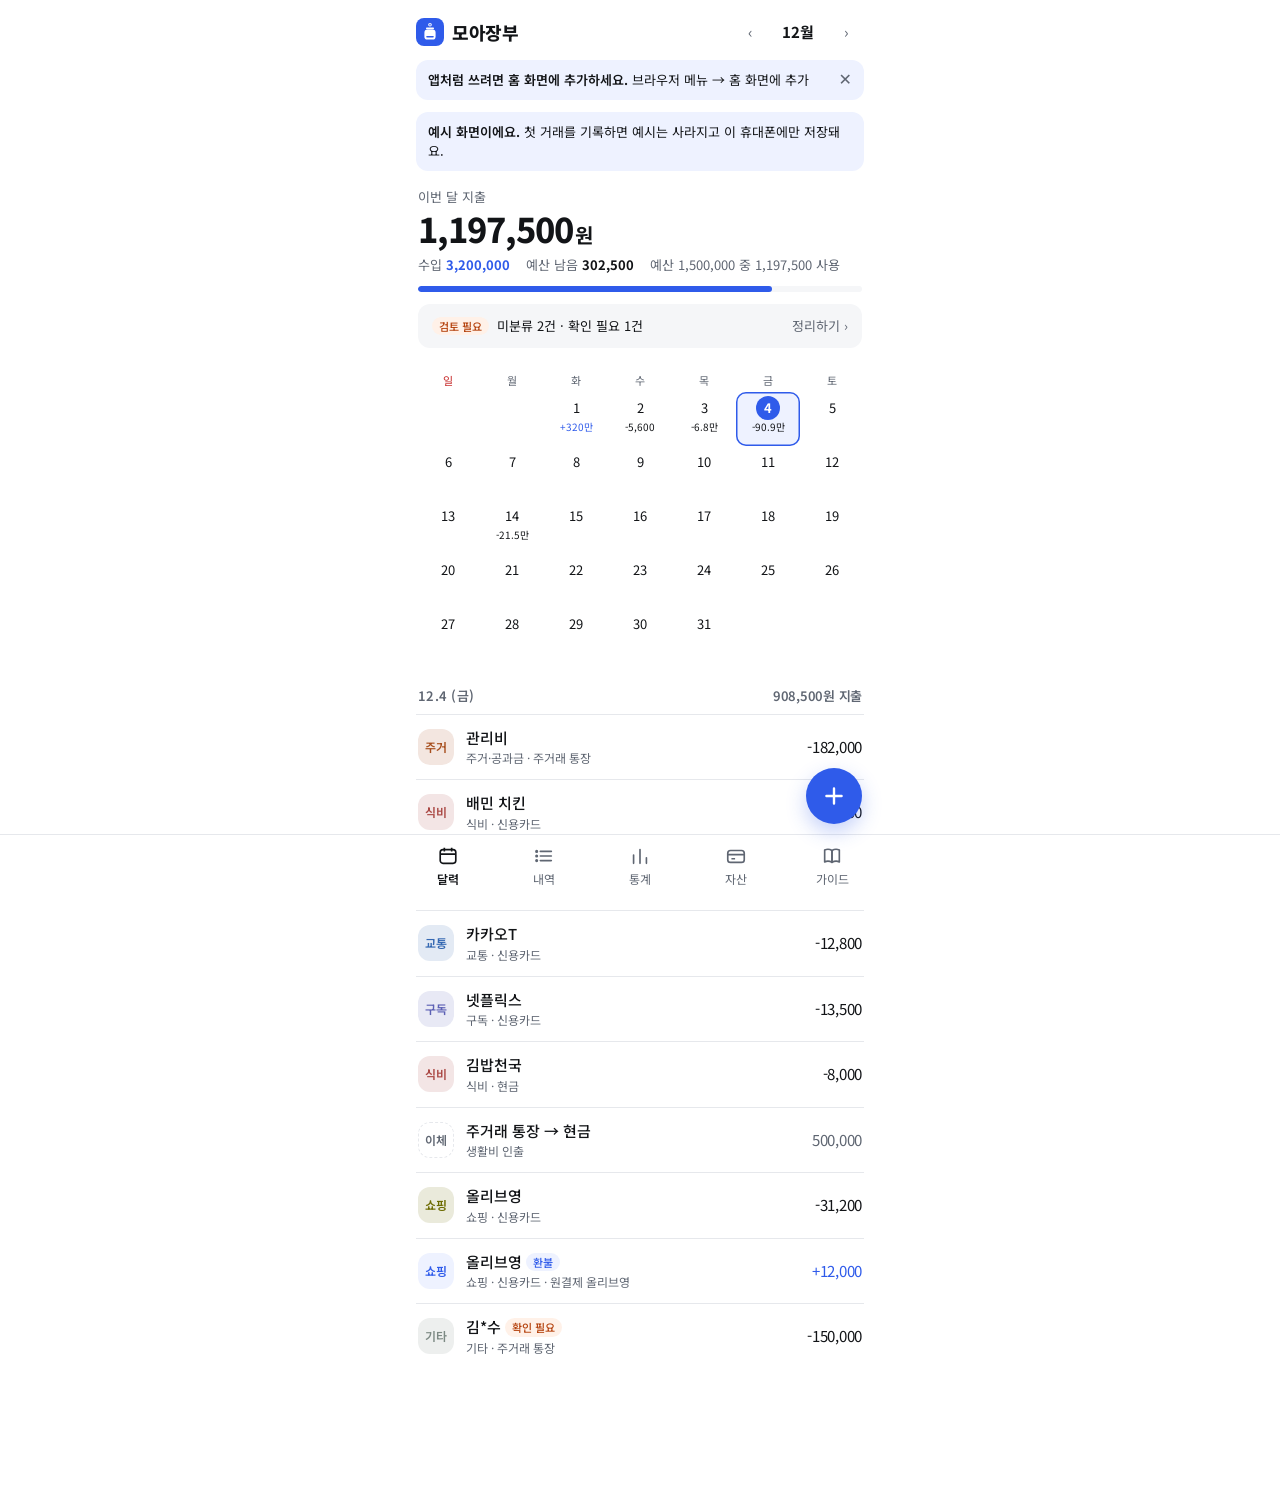
<file: index.html>
<!doctype html>
<html lang="ko">
<head>
<meta charset="utf-8">
<meta name="viewport" content="width=device-width,initial-scale=1,viewport-fit=cover">
<title>모아장부</title>
<meta name="description" content="내 휴대폰에만 저장되는 가계부">
<meta name="theme-color" content="#FFFFFF" media="(prefers-color-scheme: light)">
<meta name="theme-color" content="#0E1014" media="(prefers-color-scheme: dark)">
<meta name="apple-mobile-web-app-capable" content="yes">
<meta name="mobile-web-app-capable" content="yes">
<meta name="apple-mobile-web-app-title" content="모아장부">
<meta name="apple-mobile-web-app-status-bar-style" content="default">
<link rel="manifest" href="manifest.webmanifest?v=5">
<link rel="icon" type="image/png" sizes="192x192" href="icon-192.png?v=5">
<link rel="apple-touch-icon" sizes="180x180" href="apple-touch-icon.png?v=5">
<link rel="preconnect" href="https://fonts.googleapis.com">
<link rel="stylesheet" href="https://fonts.googleapis.com/css2?family=Noto+Sans+KR:wght@400;500;700;800&display=swap">
<style>
/* Layout: A안 미니멀 — 흰 바탕, 코발트 포인트 하나, 큰 지출 숫자, 선으로 나눈 목록 */
:root{
  --bg:#FFFFFF; --surface:#FFFFFF; --surface2:#F5F6F8; --fg:#121417; --muted:#5F6672; --line:#E6E8EC;
  --accent:#2F5BEA; --accent-soft:#EEF2FF; --accent-ink:#FFFFFF; --in:#2F5BEA; --warn:#B4400B; --warn-soft:#FFF1E8; --danger:#C62828;
  --display:"Noto Sans KR","Apple SD Gothic Neo","Malgun Gothic",system-ui,sans-serif;
  --body:"Noto Sans KR","Apple SD Gothic Neo","Malgun Gothic",system-ui,sans-serif;
  --num:"Noto Sans KR","Apple SD Gothic Neo","Malgun Gothic",system-ui,sans-serif;
  --r:14px;
}
@media (prefers-color-scheme: dark){:root:not([data-theme="light"]){
  --bg:#0E1014; --surface:#0E1014; --surface2:#1B1F26; --fg:#EDEFF3; --muted:#9AA1AD; --line:#262B34;
  --accent:#6E8DFF; --accent-soft:#1A2246; --accent-ink:#0B1020; --in:#8EA6FF; --warn:#FF9F6B; --warn-soft:#3A2416; --danger:#FF8A80; color-scheme:dark}}
:root[data-theme="dark"]{
  --bg:#0E1014; --surface:#0E1014; --surface2:#1B1F26; --fg:#EDEFF3; --muted:#9AA1AD; --line:#262B34;
  --accent:#6E8DFF; --accent-soft:#1A2246; --accent-ink:#0B1020; --in:#8EA6FF; --warn:#FF9F6B; --warn-soft:#3A2416; --danger:#FF8A80; color-scheme:dark}
html{padding-top:env(safe-area-inset-top,0px);padding-bottom:env(safe-area-inset-bottom,0px);-webkit-text-size-adjust:100%}
html,body{height:100%}
body{margin:0;font-size:15px}
[hidden]{display:none!important}
.linkbtn{border:0;background:none;padding:0;color:var(--accent);font-weight:600;text-decoration:underline;text-underline-offset:2px}
.banner .x{float:right;border:0;background:none;color:var(--muted);font-size:16px;line-height:1;padding:0 0 4px 8px}
body{background:var(--bg);color:var(--fg);font-family:var(--body);font-size:15px;line-height:1.5;-webkit-tap-highlight-color:transparent}
body::before{content:"";position:fixed;inset:0 0 auto;height:env(safe-area-inset-top,0px);z-index:10;background:var(--bg)}
*{box-sizing:border-box}
button,input,select,textarea{font:inherit;color:inherit}
button{cursor:pointer}
:focus-visible{outline:2px solid var(--accent);outline-offset:2px}
.app{max-width:480px;margin:0 auto;padding-left:max(16px,env(safe-area-inset-left,0px));padding-right:max(16px,env(safe-area-inset-right,0px));padding-block:0 120px}
.num{font-family:var(--num);font-variant-numeric:tabular-nums;letter-spacing:-.02em}
.muted{color:var(--muted)}
.in{color:var(--in)}
.ref{color:var(--accent)}
header.top{position:sticky;top:env(safe-area-inset-top,0px);z-index:5;background:var(--bg);display:flex;align-items:center;justify-content:space-between;gap:8px;padding-block:14px 10px}
.brand{display:flex;align-items:center;gap:8px;font-weight:800;font-size:18px;letter-spacing:-.02em}
.brand .mark{width:28px;height:28px;border-radius:8px;background:var(--accent);display:grid;place-items:center;flex:none}
.hero{padding:4px 2px 2px;margin-bottom:6px}
.hero .lbl{font-size:13px;color:var(--muted)}
.hero .big{font-size:34px;font-weight:800;letter-spacing:-.03em;line-height:1.25;margin-top:2px;font-variant-numeric:tabular-nums}
.hero .big span{font-size:20px;font-weight:700;margin-left:2px}
.hero .sub{display:flex;flex-wrap:wrap;gap:4px 16px;margin-top:4px;font-size:13px;color:var(--muted)}
.hero .sub b{color:var(--fg);font-weight:700;font-variant-numeric:tabular-nums}
.hero .sub b.in{color:var(--in)}
.hero .sub b.over{color:var(--warn)}
.hero .meter{margin-top:12px}
.hero .status-row{margin-top:12px;background:var(--surface2);border-radius:12px;padding:12px 14px}
.month{display:flex;align-items:center;gap:2px}
.month b{font-weight:700;min-width:56px;text-align:center}
.icon-btn{border:0;background:transparent;width:36px;height:36px;border-radius:10px;display:grid;place-items:center;color:var(--muted)}
.icon-btn:hover{background:var(--surface2)}
.banner{background:var(--accent-soft);color:var(--fg);border-radius:12px;padding:10px 12px;font-size:13px;margin-bottom:12px}
.banner b{font-weight:600}
.banner.warn{background:var(--warn-soft)}
.banner details{margin-top:6px}
.banner summary{cursor:pointer;color:var(--muted)}
.banner pre{white-space:pre-wrap;word-break:break-all;font-family:var(--num);font-size:12px;margin:6px 0 0}
.summary{display:grid;grid-template-columns:1fr 1fr;gap:1px;background:var(--line);border:1px solid var(--line);border-radius:var(--r);overflow:hidden;margin-bottom:14px}
.summary>div,.summary>button{background:var(--surface);padding:12px 14px;min-width:0}
.summary .lbl{font-size:12px;color:var(--muted);letter-spacing:.02em}
.summary .val{font-size:19px;margin-top:2px;white-space:nowrap;overflow:hidden;text-overflow:ellipsis}
.summary .wide{grid-column:1/-1}
.status-row{border:0;text-align:left;display:flex;align-items:center;gap:8px;font-size:13px;width:100%}
.status-row .go{margin-left:auto;color:var(--muted)}
button.status-row:hover{background:var(--surface2)}
.meter{height:6px;border-radius:6px;background:var(--surface2);overflow:hidden;margin-top:8px}
.meter i{display:block;height:100%;background:var(--accent);border-radius:6px}
.meter.over i{background:var(--warn)}
.cal{padding:12px 0 6px;margin-bottom:6px}
.cal .dow,.cal .grid{display:grid;grid-template-columns:repeat(7,1fr)}
.cal .dow span{text-align:center;font-size:11px;color:var(--muted);padding:4px 0}
.cal .dow span:first-child{color:var(--danger)}
.day{border:0;background:transparent;border-radius:10px;min-height:54px;padding:4px 2px;display:flex;flex-direction:column;align-items:center;gap:1px;min-width:0}
.day .d{font-size:13px;width:24px;height:24px;line-height:24px;border-radius:50%;text-align:center}
.day.today{background:var(--accent-soft)}
.day.today .d{background:var(--accent);color:var(--accent-ink);font-weight:700}
.day.sel{box-shadow:inset 0 0 0 1.5px var(--accent)}
.day .a{font-family:var(--num);font-size:10px;line-height:1.25;max-width:100%;overflow:hidden;text-overflow:ellipsis;white-space:nowrap}
.day.blank{visibility:hidden}
h2.sec{font-size:13px;font-weight:600;color:var(--muted);margin:18px 2px 8px;display:flex;justify-content:space-between;align-items:center;gap:8px;letter-spacing:.02em}
.list{background:transparent;border-top:1px solid var(--line);overflow:hidden}
.row{display:flex;align-items:center;gap:12px;padding:12px 2px;border:0;background:transparent;width:100%;text-align:left;border-top:1px solid var(--line)}
.row:first-child{border-top:0}
button.row:hover{background:var(--surface2)}
.cat{flex:none;width:36px;height:36px;border-radius:12px;background:var(--surface2);display:grid;place-items:center;font-size:12px;font-weight:600;color:var(--muted)}
.cat.tr{background:transparent;border:1px dashed var(--line)}
.cat.rf{background:var(--accent-soft);color:var(--accent)}
.row .main{flex:1;min-width:0}
.row .t{font-weight:500;white-space:nowrap;overflow:hidden;text-overflow:ellipsis;display:block}
.row .s{font-size:12px;color:var(--muted);white-space:nowrap;overflow:hidden;text-overflow:ellipsis;display:block}
.row .amt{text-align:right;white-space:nowrap}
.row .amt small{display:block;font-family:var(--body);font-size:11px;color:var(--muted)}
.who{display:inline-grid;place-items:center;width:16px;height:16px;border-radius:50%;background:var(--accent-soft);color:var(--accent);font-size:9px;font-weight:600;margin-left:4px;vertical-align:1px}
.pill{display:inline-block;font-size:11px;font-weight:500;padding:1px 7px;border-radius:20px;background:var(--surface2);color:var(--muted);margin-left:4px;vertical-align:1px;white-space:nowrap}
.pill.acc{background:var(--accent-soft);color:var(--accent)}
.pill.warn{background:var(--warn-soft);color:var(--warn)}
.pill.solid{background:var(--accent);color:var(--accent-ink)}
.status-row .pill{margin-left:0}
.empty{padding:28px 16px;text-align:center;color:var(--muted);font-size:14px}
.search{width:100%;border:0;background:var(--surface2);border-radius:12px;padding:10px 12px;margin-bottom:10px}
.chips{display:flex;gap:6px;overflow-x:auto;padding-bottom:10px}
.chip{flex:none;border:1px solid var(--line);background:var(--surface);border-radius:20px;padding:5px 12px;font-size:13px}
.chip.on{background:var(--fg);color:var(--bg);border-color:var(--fg)}
.flowchips{display:flex;flex-wrap:wrap;gap:6px;padding:0 14px 12px 62px}
.flowchips .chip{padding:4px 10px;font-size:12px}
/* 원형(도넛) 차트: 지출 성격·카테고리. 색은 검증한 5색 + 회색(기타·미분류) */
:root{--c1:#2a78d6;--c2:#eb6834;--c3:#1baf7a;--c4:#eda100;--c5:#e87ba4;--c0:#b4b9c2}
@media (prefers-color-scheme: dark){:root:not([data-theme="light"]){--c1:#3987e5;--c2:#d95926;--c3:#199e70;--c4:#c98500;--c5:#d55181;--c0:#5a606b}}
:root[data-theme="dark"]{--c1:#3987e5;--c2:#d95926;--c3:#199e70;--c4:#c98500;--c5:#d55181;--c0:#5a606b}
.donut{display:grid;grid-template-columns:132px 1fr;gap:14px;align-items:center;padding:14px 4px}
.donut-fig{position:relative;width:132px;height:132px}
.donut-fig svg{display:block;width:132px;height:132px;transform:rotate(-90deg)}
.donut-fig circle{fill:none;stroke-width:18;transition:opacity .2s ease}
.donut[data-active] .donut-fig circle:not([data-on]){opacity:.28}
.donut-mid{position:absolute;inset:0;display:grid;place-content:center;text-align:center;pointer-events:none;padding:0 26px}
.donut-mid .l{font-size:12px;color:var(--muted);white-space:nowrap;overflow:hidden;text-overflow:ellipsis}
.donut-mid .v{font-size:15px;font-weight:700;font-variant-numeric:tabular-nums;white-space:nowrap}
.donut-leg{display:grid;gap:2px;min-width:0}
.donut-leg button{display:grid;grid-template-columns:10px minmax(0,1fr) auto;grid-template-rows:auto auto;column-gap:8px;row-gap:1px;align-items:center;border:0;background:none;font:inherit;color:inherit;text-align:left;padding:6px 6px;border-radius:8px;cursor:pointer;transition:opacity .2s ease,background-color .2s ease}
.donut[data-active] .donut-leg button:not([data-on]){opacity:.45}
.donut-leg button[data-on]{background:var(--surface2)}
.donut-leg .sw{width:10px;height:10px;border-radius:3px}
.donut-leg .n{font-size:14px;white-space:nowrap;overflow:hidden;text-overflow:ellipsis}
.donut-leg .p{font-size:13px;color:var(--muted);font-variant-numeric:tabular-nums}
.donut-leg .a{grid-column:2/4;font-size:12px;color:var(--muted);font-variant-numeric:tabular-nums}
.donut-all{border-top:1px solid var(--line)}
.donut-all>summary{list-style:none;cursor:pointer;padding:12px 14px;font-size:14px;color:var(--accent);font-weight:600}
.donut-all>summary::-webkit-details-marker{display:none}
.donut-all .bars{padding-top:2px}
/* 카테고리 색: 지출 카테고리 17개(기타 제외)마다 다른 색, 기타는 회색 k0. 아이콘 글자는 연한 배경 위에서 대비 4.5:1 이상 */
:root{--k1:#aa4844;--k2:#00775a;--k3:#8d4f98;--k4:#6c6b00;--k5:#3568b2;--k6:#a74f1e;--k7:#007273;--k8:#9d4980;--k9:#4b7413;--k10:#5d61b5;--k11:#995700;--k12:#00708e;--k13:#a74663;--k14:#04773c;--k15:#7857ab;--k16:#876300;--k17:#006fa6;--k0:#7d8a84}
@media (prefers-color-scheme: dark){:root:not([data-theme="light"]){--k1:#ed8c84;--k2:#45c3a4;--k3:#ce91d8;--k4:#b0b150;--k5:#7aacf6;--k6:#e99268;--k7:#26c2c1;--k8:#df8bbf;--k9:#90ba68;--k10:#9ba2f5;--k11:#dd9b51;--k12:#32bdda;--k13:#ea89a2;--k14:#6cc185;--k15:#b799eb;--k16:#caa647;--k17:#56b6ed;--k0:#92a199}}
:root[data-theme="dark"]{--k1:#ed8c84;--k2:#45c3a4;--k3:#ce91d8;--k4:#b0b150;--k5:#7aacf6;--k6:#e99268;--k7:#26c2c1;--k8:#df8bbf;--k9:#90ba68;--k10:#9ba2f5;--k11:#dd9b51;--k12:#32bdda;--k13:#ea89a2;--k14:#6cc185;--k15:#b799eb;--k16:#caa647;--k17:#56b6ed;--k0:#92a199}
.cat[style*="--cc:"]{background:color-mix(in srgb,var(--cc) 14%,var(--surface));color:var(--cc)}
/* 차트·인사이트·규칙 (A안 톤: 박스 대신 선, 강조색 하나) */
.panel{border-top:1px solid var(--line);padding:14px 2px 6px}
.panel .head{display:flex;justify-content:space-between;align-items:baseline;gap:8px;margin-bottom:8px}
.panel .head b{font-size:22px;font-weight:800;letter-spacing:-.02em;font-variant-numeric:tabular-nums}
.panel .head .muted{font-size:12px}
/* 돈의 흐름: 들어온 돈(왼쪽) → 나간 곳·남은 돈(오른쪽). 띠는 위에서부터 차례로 채워 서로 엇갈리지 않는다 */
.flowc .fhead{display:grid;gap:2px;margin-bottom:12px;min-height:58px}
.flowc .fhead .l{font-size:13px;color:var(--muted)}
.flowc .fhead .v{font-size:22px;font-weight:800;letter-spacing:-.02em;font-variant-numeric:tabular-nums;line-height:1.25}
.flowc .fhead .s{font-size:13px;color:var(--muted)}
.flowc .fhead .s b{color:var(--fg);font-weight:600}
.flowc svg{display:block;width:100%;height:auto;overflow:visible}
.flowc .rb{fill-opacity:.22;transition:fill-opacity .2s ease}
.flowc .nd{transition:opacity .2s ease}
.flowc .lb{font-family:var(--body);font-size:11.5px;fill:var(--fg);transition:opacity .2s ease}
.flowc .lb .v{fill:var(--muted);font-variant-numeric:tabular-nums}
.flowc .hit{fill:transparent;cursor:pointer}
.flowc[data-pick] .rb{fill-opacity:.07}
.flowc[data-pick] .rb[data-on]{fill-opacity:.42}
.flowc[data-pick] .nd:not([data-on]),.flowc[data-pick] .lb:not([data-on]){opacity:.35}
.cum svg{display:block;width:100%;height:auto}
.cum .legend{display:flex;gap:14px;font-size:12px;color:var(--muted);margin-top:6px}
.cum .legend i{display:inline-block;width:14px;height:2px;vertical-align:3px;margin-right:5px;background:var(--accent)}
.cum .legend i.prev{background:var(--muted);opacity:.6}
.insights{display:flex;flex-direction:column;gap:8px;margin:4px 0 14px}
.insight{position:relative;background:var(--surface2);border-radius:12px;padding:12px 38px 12px 14px;font-size:13px}
.insight b{display:flex;align-items:center;gap:7px;font-size:14px;font-weight:700;margin-bottom:2px}
.insight b::before{content:"";flex:none;width:7px;height:7px;border-radius:50%;background:var(--accent)}
.insight.warn b::before{background:var(--warn)}
.insight.info b::before{background:var(--muted)}
.insight p{margin:0;color:var(--muted)}
.insight .x{position:absolute;top:6px;right:4px;border:0;background:none;color:var(--muted);width:30px;height:30px;font-size:14px}
.insight .act{margin-top:6px;border:0;background:none;padding:0;color:var(--accent);font-weight:600;font-size:13px}
.day .due{width:4px;height:4px;border-radius:50%;background:var(--muted);opacity:.6;margin-top:1px}
.rule-sum{font-size:12px;color:var(--muted);white-space:normal;display:block}
.rule-arrow{color:var(--accent);font-weight:600}
.cond{display:grid;grid-template-columns:96px 1fr;gap:8px}
.toggle{flex:none;width:40px;height:24px;border-radius:12px;border:0;background:var(--line);position:relative}
.toggle::after{content:"";position:absolute;top:3px;left:3px;width:18px;height:18px;border-radius:50%;background:#fff;box-shadow:0 1px 2px rgba(0,0,0,.2);transition:left .15s}
.toggle[aria-checked="true"]{background:var(--accent)}
.toggle[aria-checked="true"]::after{left:19px}
.set-row{display:flex;align-items:center;justify-content:space-between;gap:8px;width:100%;border:0;background:transparent;padding:12px 0;border-block:1px solid var(--line);margin:4px 0 12px;font-size:14px;text-align:left}
.set-row .go{color:var(--muted)}

.bars{display:flex;flex-direction:column;gap:12px;padding:14px}
.bar .top{display:flex;justify-content:space-between;gap:8px;font-size:14px}
.bar .track{height:8px;background:var(--surface2);border-radius:8px;margin-top:5px;overflow:hidden}
.bar .track i{display:block;height:100%;background:var(--accent);border-radius:8px}
.bar.unc .track i{background:var(--warn)}
.mflow{padding:16px 14px 10px}
.mflow-head{display:grid;gap:2px;min-height:62px}
.mflow-head .l{font-size:13px;color:var(--muted)}
.mflow-head .v{font-size:26px;font-weight:800;letter-spacing:-.02em;font-variant-numeric:tabular-nums;line-height:1.2}
.mflow-head .s{font-size:13px;color:var(--muted)}
.mflow-head .s b{font-weight:600;color:var(--fg)}
.mflow svg{display:block;width:100%;height:auto;margin-top:10px;overflow:visible}
.mflow .bar{fill:var(--accent);opacity:.22;transition:opacity .2s ease}
.mflow .bar.cur{opacity:1}
.mflow[data-pick] .bar{opacity:.14}
.mflow[data-pick] .bar[data-on]{opacity:1}
.mflow .hit{fill:transparent;cursor:pointer}
.mflow .base{stroke:var(--line);stroke-width:1}
.mflow .avg{stroke:var(--muted);stroke-width:1;stroke-dasharray:3 3;opacity:.7}
.mflow .avg-t{font-size:10px;fill:var(--muted)}
.mflow .val{font-size:11px;font-weight:600;fill:var(--fg);font-variant-numeric:tabular-nums}
.mflow .mon{font-size:11px;fill:var(--muted)}
.mflow .mon.cur{fill:var(--fg);font-weight:700}
.trend{display:grid;grid-template-columns:repeat(6,1fr);align-items:end;gap:10px;height:150px;padding:14px 14px 8px}
.trend .col{display:flex;flex-direction:column;align-items:center;justify-content:flex-end;height:100%;gap:4px;min-width:0}
.trend .col i{display:block;width:70%;max-width:34px;background:var(--surface2);border-radius:6px 6px 2px 2px;min-height:2px}
.trend .col.cur i{background:var(--accent)}
.trend .col span{font-size:11px;color:var(--muted)}
.trend .col em{font-style:normal;font-family:var(--num);font-size:10px;color:var(--muted);white-space:nowrap}
.actions{display:flex;flex-direction:column;gap:8px;margin-top:10px}
.total{display:flex;justify-content:space-between;align-items:baseline;padding:16px 14px;background:var(--surface2);border:0;border-radius:var(--r)}
.total .v{font-size:24px}
.total.col{flex-direction:column;align-items:stretch;gap:8px}
.total .r{display:flex;justify-content:space-between;align-items:baseline;gap:8px;font-size:14px}
.total .r b{font-weight:700;font-variant-numeric:tabular-nums}
.total .r.big{font-size:18px;font-weight:800;padding-top:10px;border-top:1px solid var(--line)}
nav.tabs{position:fixed;left:0;right:0;bottom:0;z-index:6;background:var(--surface);border-top:1px solid var(--line);padding-bottom:env(safe-area-inset-bottom,0px);padding-left:env(safe-area-inset-left,0px);padding-right:env(safe-area-inset-right,0px)}
nav.tabs .in-tabs{max-width:480px;margin:0 auto;display:grid;grid-template-columns:repeat(5,1fr)}
/* 가이드 한눈에 보기: 기능 카드 (그림은 Stageshow로 만든 이미지·영상) */
.feat{display:grid;gap:10px;margin:0 0 16px}
.ft{background:var(--surface2);border-radius:var(--r);overflow:hidden}
.ft-copy{margin:0;padding:16px 16px 14px;font-size:15px;line-height:1.5;color:var(--muted)}
.ft-copy b{color:var(--fg);font-weight:700}
.ft-pic{position:relative;display:block}
.ft-pic img,.ft-pic video{display:block;width:100%;height:auto}
.ft .th-d{display:none}
@media (prefers-color-scheme: dark){:root:not([data-theme="light"]) .ft .th-l{display:none}:root:not([data-theme="light"]) .ft .th-d{display:block}}
:root[data-theme="dark"] .ft .th-l{display:none}:root[data-theme="dark"] .ft .th-d{display:block}
.ft-replay{position:absolute;right:12px;bottom:12px;border:0;border-radius:20px;padding:7px 14px;font:inherit;font-size:13px;font-weight:600;color:var(--fg);background:var(--surface);box-shadow:0 2px 10px rgba(0,0,0,.12);opacity:0;pointer-events:none;transition:opacity .25s}
.ft-pic[data-ended] .ft-replay{opacity:1;pointer-events:auto}
.ft-stat{padding:16px}
.ft-stat .ft-copy{padding:0 0 18px}
.ft-lead{font-size:13px;color:var(--muted)}
.ft-num{font-size:44px;font-weight:800;letter-spacing:-.03em;line-height:1.1;white-space:nowrap;font-variant-numeric:tabular-nums;margin-top:2px}
.ft-num span{font-size:24px;font-weight:700;margin-left:2px}
.ft-lab{margin:6px 0 0;font-size:13px;color:var(--muted)}
.gver{display:flex;justify-content:space-between;align-items:baseline;gap:8px;font-size:13px;margin:4px 2px 12px}
details.guide{background:var(--surface2);border:0;border-radius:var(--r);margin-bottom:10px;overflow:hidden}
details.guide>summary{list-style:none;cursor:pointer;padding:14px 16px;font-weight:600;display:flex;justify-content:space-between;align-items:center;gap:8px}
details.guide>summary::-webkit-details-marker{display:none}
details.guide>summary::after{content:"";width:8px;height:8px;border-right:2px solid var(--muted);border-bottom:2px solid var(--muted);transform:rotate(45deg);margin-top:-4px;transition:transform .15s}
details.guide[open]>summary::after{transform:rotate(-135deg);margin-top:4px}
details.guide>summary .tag{font-size:11px;font-weight:500;color:var(--accent);background:var(--accent-soft);border-radius:20px;padding:1px 8px;margin-left:6px}
.gbody{padding:0 16px 16px;font-size:14px;line-height:1.65}
.gbody h4{font-size:13px;margin:14px 0 6px;color:var(--muted);letter-spacing:.02em}
.gbody h4:first-child{margin-top:0}
.gbody ol,.gbody ul{margin:0;padding-left:20px;display:flex;flex-direction:column;gap:4px}
.gbody p{margin:0 0 8px}
.gbody code{font-family:var(--num);font-size:13px;background:var(--surface2);border-radius:6px;padding:1px 6px;white-space:nowrap}
.gtable{width:100%;border-collapse:collapse;font-size:13px}
.gtable td{border-top:1px solid var(--line);padding:8px 4px;vertical-align:top}
.gtable tr:first-child td{border-top:0}
.gtable td:first-child{width:52%}
.cl{padding:10px 0;border-top:1px solid var(--line)}
.cl:first-child{border-top:0;padding-top:0}
.cl-h{display:flex;justify-content:space-between;gap:8px;margin-bottom:4px}
nav.tabs button{border:0;background:transparent;padding:10px 0 12px;font-size:12px;color:var(--muted);display:flex;flex-direction:column;align-items:center;gap:3px}
nav.tabs button[aria-current="page"]{color:var(--fg);font-weight:600}
nav.tabs svg{width:22px;height:22px}
.fab{position:fixed;z-index:7;right:max(18px,calc((100vw - 480px)/2 + 18px));bottom:calc(76px + env(safe-area-inset-bottom,0px));width:56px;height:56px;border-radius:28px;border:0;background:var(--accent);color:var(--accent-ink);box-shadow:0 8px 20px rgba(47,91,234,.28);display:grid;place-items:center}
.fab svg{width:26px;height:26px}
.scrim{position:fixed;inset:0;background:rgba(0,0,0,.38);z-index:20;display:flex;align-items:flex-end;justify-content:center}
.sheet{background:var(--bg);width:100%;max-width:480px;max-height:92%;overflow-y:auto;border-radius:24px 24px 0 0;padding:6px max(16px,env(safe-area-inset-right,0px)) calc(20px + env(safe-area-inset-bottom,0px)) max(16px,env(safe-area-inset-left,0px))}
.sheet .grab{width:40px;height:4px;border-radius:4px;background:#D9DCE1;margin:6px auto 8px}
.sheet header{display:flex;justify-content:space-between;align-items:center;margin-bottom:10px}
.sheet h3{margin:0;font-size:20px;font-weight:800;letter-spacing:-.02em}
.seg{display:grid;grid-auto-flow:column;grid-auto-columns:1fr;background:var(--surface2);border-radius:12px;padding:3px;margin-bottom:12px}
.seg button{border:0;background:transparent;padding:8px 4px;border-radius:9px;font-size:14px;color:var(--muted)}
.seg button.on{background:var(--surface);color:var(--fg);font-weight:600;box-shadow:0 1px 2px rgba(0,0,0,.08)}
.field{display:flex;flex-direction:column;gap:4px;margin-bottom:12px;min-width:0}
.field>label{font-size:12px;color:var(--muted);letter-spacing:.02em}
.inp{width:100%;border:1px solid var(--line);background:var(--surface);border-radius:12px;padding:11px 12px;min-width:0}
textarea.inp{min-height:140px;resize:vertical;line-height:1.7;font-family:var(--body)}
.inp.big{font-family:var(--num);font-size:24px;padding:10px 12px}
.two{display:grid;grid-template-columns:1fr 1fr;gap:10px}
.btn{border:0;border-radius:14px;padding:15px 14px;font-weight:700;font-size:16px;width:100%;background:var(--accent);color:var(--accent-ink)}
.btn:disabled{opacity:.45;cursor:default}
.btn.ghost{background:var(--surface2);color:var(--fg)}
.btn.danger{background:transparent;color:var(--danger);border:1px solid var(--line)}
.btn-row{display:flex;gap:8px;margin-top:6px}
.note{font-size:12px;color:var(--muted);margin:-4px 2px 12px}
.inst-box{background:var(--surface);border:1px solid var(--line);border-radius:12px;padding:10px 12px;margin:0 0 12px;font-size:13px;display:grid;grid-template-columns:auto 1fr;gap:4px 12px}
.inst-box dt{color:var(--muted)}
.inst-box dd{margin:0;text-align:right;font-family:var(--num)}
.prev .row{align-items:flex-start;gap:10px}
.prev .row select{border:1px solid var(--line);background:var(--surface);border-radius:8px;padding:4px 6px;font-size:13px;max-width:92px}
.prev .row .right{display:flex;flex-direction:column;align-items:flex-end;gap:6px}
.prev .row.off{opacity:.5}
.prev .row.bad .t{white-space:normal}
.prev input[type=checkbox]{width:18px;height:18px;margin:9px 0 0;accent-color:var(--accent);flex:none}
.prev .s.wrap{white-space:normal}
.drop{border:1.5px dashed var(--line);border-radius:14px;padding:22px 14px;text-align:center;color:var(--muted);background:var(--surface);display:block}
.drop input{display:none}
.nbchip{border:1px solid var(--line);background:var(--surface);border-radius:8px;padding:3px 8px;font-size:12px;color:var(--fg)}
.nbchip.off{background:var(--surface2);color:var(--muted)}
.chk{display:flex;align-items:center;gap:8px;flex-wrap:wrap;margin:0 2px 12px;font-size:14px}
.chk input{width:18px;height:18px;accent-color:var(--accent);margin:0}
label.row{cursor:pointer}
.billrow input{width:20px;height:20px;accent-color:var(--accent);flex:none;margin:0}
.billrow.off .t,.billrow.off .amt{color:var(--muted)}
.billrow.off .amt{text-decoration:line-through}
.ppamt{display:flex;align-items:center;gap:6px;flex-wrap:wrap;padding:0 0 10px 32px;font-size:13px}
.ppamt label{color:var(--muted)}
.ppamt .inp{width:120px;padding:6px 10px;text-align:right}
.ppamt .muted{flex-basis:100%;font-size:12px}
.toast{position:fixed;left:50%;transform:translateX(-50%);bottom:calc(148px + env(safe-area-inset-bottom,0px));z-index:30;background:var(--fg);color:var(--bg);padding:10px 14px;border-radius:12px;font-size:14px;display:flex;gap:12px;align-items:center;max-width:calc(100% - 32px);box-shadow:0 6px 18px rgba(0,0,0,.2)}
.toast button{border:0;background:transparent;color:var(--accent-soft);font-weight:600;padding:0;white-space:nowrap}
.card-sec{background:var(--surface2);border:0;border-radius:var(--r);padding:14px;font-size:14px}
.card-sec p{margin:0 0 8px}
.card-sec p:last-child{margin:0}
@media (prefers-reduced-motion: no-preference){.sheet{animation:up .22s ease-out}@keyframes up{from{transform:translateY(24px);opacity:.6}}}
</style>
</head>
<body>
<div class="app" id="app"></div>
<nav class="tabs" aria-label="화면"><div class="in-tabs" id="tabs"></div></nav>
<button class="fab" id="fab" aria-label="거래 추가"><svg viewBox="0 0 24 24" fill="none" stroke="currentColor" stroke-width="2.2" stroke-linecap="round"><path d="M12 5v14M5 12h14"/></svg></button>
<div id="layer"></div>

<script>
(function(){
"use strict";
/* ================= constants ================= */
const CATS_OUT=["식비","카페","마트·편의점","쇼핑","교통","주거·공과금","통신","의료","문화·여가","구독","경조사","교육","보험","세금","저축·투자","대출 상환","송금","기타"];
const CATS_IN=["급여","용돈","부수입","이자·환급","보험금","중고 판매","기타수입"];
/* 카테고리마다 고정된 색. 기타·미지정은 회색 */
function catColor(c){const i=CATS_OUT.indexOf(c);if(i>=0&&c!=="기타")return`var(--k${i%17+1})`;const j=CATS_IN.indexOf(c);if(j>=0&&c!=="기타수입")return`var(--k${(j*3)%17+1})`;return"var(--k0)"}
/* 지출 성격: PAMO cashflow_type 저장값 그대로 */
const FLOWS=[["정상 생활비","생활비","정상 생활비"],["고정비","고정비","고정비"],["기타 비정기지출","비정기","비정기 (일회성 큰 지출)"]];
/* 예전 '결혼 관련 일회성 지출' 값은 비정기로 읽는다 */
const normFlow=f=>f==="결혼 관련 일회성 지출"?"기타 비정기지출":(f||"");
const FLOW_KEYS=FLOWS.map(f=>f[0]);
const flowShort=f=>(FLOWS.find(x=>x[0]===f)||[,"미분류"])[1];
const STATUS={no_data:["데이터 없음",""],needs_review:["검토 필요","warn"],provisional:["잠정","acc"],confirmed:["확정","solid"]};
const RULES=[
 ["카페",/스타벅스|투썸|이디야|메가.?커피|컴포즈|빽다방|폴바셋|할리스|커피|카페|coffee|cafe|블루보틀|파스쿠찌/i],
 ["식비",/배민|배달의민족|요기요|쿠팡이츠|식당|김밥|치킨|피자|맥도날드|버거|롯데리아|맘스터치|분식|국밥|고기|초밥|스시|파리바게뜨|뚜레쥬르|베이커리|점심|저녁|아침|식사|떡볶이|서브웨이|bbq|교촌|bhc/i],
 ["마트·편의점",/이마트|홈플러스|롯데마트|코스트코|트레이더스|하나로|마트|cu\b|gs25|세븐일레븐|이마트24|편의점|노브랜드/i],
 ["쇼핑",/쿠팡|11번가|g마켓|지마켓|옥션|무신사|올리브영|다이소|29cm|지그재그|에이블리|네이버페이|스마트스토어|컬리|마켓컬리|ssg|백화점|아울렛|유니클로|자라/i],
 ["교통",/택시|카카오t|카카오택시|지하철|버스|티머니|교통|주유|gs칼텍스|sk에너지|s-oil|에쓰오일|현대오일|주차|ktx|srt|코레일|철도|하이패스|톨게이트|타다/i],
 ["주거·공과금",/관리비|월세|전기|가스|수도|도시가스|한전|전세|대출이자/i],
 ["통신",/skt|sk텔레콤|\bkt\b|lg\s?u\+|유플러스|알뜰폰|통신|인터넷요금/i],
 ["의료",/병원|약국|의원|치과|한의원|안과|피부과|정형외과|내과/i],
 ["구독",/넷플릭스|netflix|유튜브|youtube|디즈니|티빙|웨이브|왓챠|쿠팡와우|멜론|스포티파이|spotify|애플|apple|icloud|chatgpt|claude|구독/i],
 ["문화·여가",/cgv|메가박스|롯데시네마|영화|공연|티켓|인터파크|야놀자|여기어때|에어비앤비|호텔|숙박|노래방|pc방|볼링|헬스|필라테스/i],
 ["경조사",/축의금|조의금|부조|선물|경조/i],
 ["저축·투자",/적금|청약|증권|투자|펀드|주식|ISA|연금저축/i],
 ["대출 상환",/대출|원리금|상환|할부금/i],
 ["세금",/세금|국세|지방세|과태료|범칙금|국민연금|건강보험공단/i],
 ["보험",/보험|생명|화재|손해|라이프/i],
 ["송금",/송금/i],
 ["교육",/학원|강의|클래스101|인프런|교재|서점|교보문고|yes24|알라딘/i]
];
const RULES_IN=[["급여",/급여|월급|상여|보너스|salary/i],["보험금",/보험금/i],["중고 판매",/당근|중고/i],["용돈",/용돈/i],["이자·환급",/이자|환급|캐시백|리워드/i],["부수입",/부수입|중고|당근|판매/i]];
const CUR={"달러":"USD","유로":"EUR","엔":"JPY","위안":"CNY","파운드":"GBP"};
const DEFAULT_SETTINGS={budget:1500000,accounts:[
 {id:"a1",name:"주거래 통장",kind:"bank",init:0},
 {id:"a2",name:"신용카드",kind:"card",init:0,payDay:14,cycMon:-1,cycDay:1},
 {id:"a3",name:"현금",kind:"cash",init:0}
]};

/* ================= helpers ================= */
const $=s=>document.querySelector(s);
const esc=s=>String(s??"").replace(/[&<>"']/g,c=>({"&":"&amp;","<":"&lt;",">":"&gt;",'"':"&quot;","'":"&#39;"}[c]));
const won=n=>Math.round(n).toLocaleString("ko-KR");
const pad=n=>String(n).padStart(2,"0");
const ymd=d=>d.getFullYear()+"-"+pad(d.getMonth()+1)+"-"+pad(d.getDate());
const parseYmd=s=>{const [y,m,d]=s.split("-").map(Number);return new Date(y,m-1,d)};
const todayStr=()=>ymd(new Date());
const ym=s=>s.slice(0,7);
const short=n=>{const a=Math.abs(n);if(a>=1e8)return (n/1e8).toFixed(1).replace(/\.0$/,"")+"억";if(a>=1e4)return Math.round(n/1e3)/10+"만";return won(n)};
const normKey=s=>String(s||"").toLowerCase().replace(/\s+/g,"").slice(0,60);
const uid=()=>Date.now().toString(36)+Math.random().toString(36).slice(2,7);
function addMonthsPay(dateStr,i,payDay){const d=parseYmd(dateStr);const y=d.getFullYear(),m=d.getMonth()+i;const last=new Date(y,m+1,0).getDate();return ymd(new Date(y,m,Math.min(payDay??d.getDate(),last)))}
function firstPayFor(purchase,acct){if(acct&&acct.kind==="card")return payDateFor(acct,purchase);const pd=acct&&acct.payDay?acct.payDay:parseYmd(purchase).getDate();return addMonthsPay(purchase.slice(0,8)+"01",1,pd)}
function hashStr(s){let h=0x811c9dc5;for(let i=0;i<s.length;i++){h^=s.charCodeAt(i);h=Math.imul(h,0x01000193)}return (h>>>0).toString(16)}

/* ===== PAMO common.py 이식 ===== */
function normalizeSms(t){return String(t).normalize("NFKC").replace(/\[\s*(?:Web발신|국제발신|국외발신|SMS)\s*\]/gi," ").replace(/\s+/g," ").trim()}
function intAmt(s){s=String(s).trim();return /^\d{1,3}(?:,\d{3})+$|^\d+$/.test(s)?parseInt(s.replace(/,/g,""),10):null}
function parseInst(s){s=s.trim();if(s==="일시불")return 0;const m=s.match(/^(\d{1,2})\s*개월$/);return m?+m[1]:null}
/* 연도 없는 MM/DD → 오늘 이전의 가장 가까운 날짜. 없는 날짜면 null */
function resolveDate(month,day,today){const t=parseYmd(today);for(let y=t.getFullYear();y>t.getFullYear()-4;y--){const d=new Date(y,month-1,day);if(d.getMonth()!==month-1||d.getDate()!==day)continue;if(d<=t)return ymd(d)}return null}
/* ===== PAMO masking.py 이식 ===== */
function maskSensitive(t,names){
  (names||[]).forEach(n=>{if(n)t=t.split(n).join("[이름]")});
  t=t.replace(/(?<![\d,.])(?:[\d*]{4}[- ]){3}[\d*]{3,4}(?![\d,])|(?<![\d,.])\d{13,19}(?![\d,])/g,"[카드번호]");
  t=t.replace(/(?<![\d*-])\d{2,6}-[\d*]{2,6}-[\d*]{4,8}(?:-[\d*]{1,4})?(?![\d*-])/g,"[계좌]");
  t=t.replace(/(?<![\d,.])\d{10,}(?![\d,])/g,"[숫자열]");
  return t.replace(/(?<![가-힣A-Za-z*])[가-힣]\*{1,2}[가-힣]?(?![가-힣*])/g,"[이름]");
}
function maskForAI(t){return maskSensitive(t).replace(/(?<![가-힣A-Za-z*])[가-힣]\*{1,2}[가-힣]?(?=님|고객|회원)/g,"[이름]").replace(/[가-힣]{2,4}(?=\s*(?:님|고객님|회원님)(?![가-힣]))/g,"[이름]").replace(/(카드|card)\s*\(\s*[\d*]{1,8}\s*\)/gi,"$1([카드번호])").replace(/(카드|card)\s*([\d*]{1,2}\*[\d*]{1,4})/gi,"$1[카드번호]")}

/* ===== PAMO parsers/shinhan.py 이식 (신한카드 승인·해외승인·취소) ===== */
function parseShinhanCard(text,today){
  const norm=normalizeSms(text);if(!norm.startsWith("신한"))return null;
  const h=norm.match(/^신한(?:카드)?\s*(?:\(\s*([^)]*?)\s*\))?\s*(해외승인|해외취소|승인취소|매출취소|승인|취소)?/);
  if(!h||!h[2])return null;
  const cancel=h[2].includes("취소"),cardRaw=h[1]||"",warn=[];
  const orig=norm.slice(h[0].length);let body=orig;
  const cm=body.match(/누적\s*(\d[\d,]*)\s*원/);if(cm)body=body.slice(0,cm.index)+" "+body.slice(cm.index+cm[0].length);
  let amt=null,inst=0,am=null,foreign="";
  const fm=body.match(/(\d[\d,]*(?:\.\d+)?)\s*([가-힣]{1,4}|[A-Z]{3})\s*\(\s*([A-Z]{2})\s*\)/);
  if(fm&&fm[2]!=="원"){am=fm;foreign=fm[1]+" "+(CUR[fm[2]]||fm[2])}
  else{const dm=body.match(/(\d[\d,]*)\s*원\s*(?:\(\s*([^)]*?)\s*\))?/);if(dm){am=dm;amt=intAmt(dm[1]);if(dm[2]!=null){const p=parseInst(dm[2]);if(p==null)warn.push("할부 표기를 읽지 못했어요("+dm[2]+")");else inst=p}else if(!cancel)warn.push("할부·일시불 정보를 확인하지 못했어요")}}
  const name=((am?body.slice(0,am.index):body).trim().split(/\s+/)[0])||"";
  let date=null,time="",merchant="";
  if(am){const tm=body.slice(am.index+am[0].length).match(/^\s*(\d{1,2})\/(\d{1,2})(?:\s+(\d{1,2}):(\d{2}))?\s*(.*)$/);if(tm){date=resolveDate(+tm[1],+tm[2],today);if(tm[3]!=null)time=pad(tm[3])+":"+tm[4];merchant=tm[5].trim()}}
  let head=norm.slice(0,h[0].length);if(/^\d+$/.test(cardRaw))head=head.replace(/\(\s*\d+\s*\)/,"([카드번호])");
  const raw=maskSensitive(head+(name?orig.replace(name,"[이름]"):orig));
  const base={kind:"sms",issuer:"신한카드",cardMsg:true,raw,hash:hashStr(raw)};
  if(foreign)return{...base,kind:"bad",msg:`해외 결제(${foreign})라 원화 금액을 알 수 없어요. 청구 금액이 나오면 한 건으로 입력하세요.`};
  if(!amt||!date)return{...base,kind:"bad",msg:!amt?"금액을 찾지 못했어요.":"날짜를 찾지 못했어요."};
  const type=cancel?"refund":"out";
  return{...base,type,amt,date,time,merchant:merchant||"(가맹점 없음)",cat:guessCat(merchant,type),inst:inst>1?inst:0,review:warn.length>0||!merchant,reviewNote:warn.join(" ")||(!merchant?"가맹점을 찾지 못했어요.":""),src:"sms"};
}
/* ===== PAMO parsers/shinhan_bank.py 이식 (확인된 형식은 출금뿐) ===== */
function parseShinhanBank(text,today){
  const norm=normalizeSms(text);if(!norm.startsWith("[신한은행]"))return null;
  const rest=norm.slice(6);
  if(!/(?<!\S)출금(?!\S)/.test(rest)||/(?<!\S)입금(?!\S)/.test(rest))return{kind:"unknown"};
  const acc=rest.match(/\[\s*((?=[\d*\-]*\d)[\d*\-]+)\s*\]/);
  const dm=rest.replace(acc?acc[0]:"","").match(/(?<![\d/])(\d{1,2})\/(\d{1,2})(?![\d/])/);
  const tm=rest.match(/(?<![\d:])(\d{1,2}):(\d{2})(?::(\d{2}))?(?![\d:])/);
  const amM=rest.match(/(?<![\d,.])(\d[\d,]*)\s*원/);
  const cp=rest.match(/\(\s*([^()]*?)\s*\)/);
  const amt=amM?intAmt(amM[1]):null,date=dm?resolveDate(+dm[1],+dm[2],today):null;
  let raw="[신한은행]"+rest;if(acc)raw=raw.replace(acc[0],"[계좌]");if(cp&&cp[1])raw=raw.replace(cp[0],"([이름])");raw=maskSensitive(raw);
  const base={kind:"sms",issuer:"신한은행",bankMsg:true,raw,hash:hashStr(raw)};
  if(!amt||!date)return{...base,kind:"bad",msg:!amt?"금액을 찾지 못했어요.":"날짜를 찾지 못했어요."};
  return{...base,type:"out",amt,date,time:tm?pad(tm[1])+":"+tm[2]:"",merchant:(cp&&cp[1])||"신한은행 출금",cat:"기타",inst:0,review:true,reviewNote:"은행 출금 문자예요. 생활비 지출인지, 내 다른 계좌로 옮긴 이체인지 확인하세요.",src:"sms"};
}
/* ===== 범용 카드·은행 문자 해석 (신한 전용 파서가 못 읽은 문자) ===== */
const FIN_CARDS=[[/KB\s*국민\s*카드|국민\s*카드|KB\s*카드|^KB\s*[\d*]/,"KB국민카드"],[/현대\s*카드/,"현대카드"],[/삼성\s*카드|^삼성\s*[\d*(]/,"삼성카드"],[/롯데\s*카드|^롯데\s*[\d*(]/,"롯데카드"],[/하나\s*카드|^하나\s*\(/,"하나카드"],[/우리\s*카드|^우리\s*\(/,"우리카드"],[/NH\s*농협\s*카드|농협\s*카드|NH\s*카드|^NH\s*[\d*(]/,"NH농협카드"],[/BC\s*카드|비씨\s*카드|^BC\s*[\d*(]/,"BC카드"],[/씨티\s*카드/,"씨티카드"],[/IBK\s*카드|기업\s*카드/,"IBK기업카드"],[/카카오\s*뱅크\s*(?:체크)?\s*카드|카카오\s*체크/,"카카오뱅크카드"],[/토스\s*(?:뱅크)?\s*카드/,"토스뱅크카드"],[/케이\s*뱅크\s*카드/,"케이뱅크카드"],[/신한\s*카드|^신한\s*\(/,"신한카드"]];
const FIN_BANKS=[[/카카오\s*뱅크/,"카카오뱅크"],[/토스\s*뱅크/,"토스뱅크"],[/케이\s*뱅크/,"케이뱅크"],[/KB\s*국민\s*은행|국민\s*은행|^\[?KB\]/,"KB국민은행"],[/NH\s*농협|농협|^NH/,"NH농협"],[/하나\s*은행|^\[?하나\]?[,\s]/,"하나은행"],[/우리\s*은행|^\[?우리\]?[\s,]/,"우리은행"],[/신한\s*은행|^\[?신한\]/,"신한은행"],[/^\[?국민\]/,"KB국민은행"],[/^\[?기업\]/,"IBK기업은행"],[/IBK|기업\s*은행/,"IBK기업은행"],[/우체국/,"우체국"],[/새마을/,"새마을금고"],[/SC\s*제일|제일\s*은행/,"SC제일은행"],[/iM\s*뱅크|대구\s*은행/,"iM뱅크"],[/부산\s*은행/,"부산은행"],[/경남\s*은행/,"경남은행"],[/광주\s*은행/,"광주은행"],[/전북\s*은행/,"전북은행"],[/수협/,"수협"],[/신협/,"신협"]];
const FIN_HEAD=/^\[?\s*(?:KB\s*국민|KB|국민|신한|현대|삼성|롯데|하나|우리|NH\s*농협|NH|농협|BC|비씨|씨티|IBK\s*기업|IBK|기업|카카오\s*뱅크|카카오|토스\s*뱅크|토스|케이\s*뱅크|우체국|새마을\s*금고|새마을|SC\s*제일|iM\s*뱅크|대구|부산|경남|광주|전북|수협|신협)\s*(?:체크\s*카드|카드|은행|뱅크|체크)?\s*\]?/i;
function parseGenericSms(text,today){
  const lines0=String(text).normalize("NFKC").replace(/\[\s*(?:Web발신|국제발신|국외발신|SMS)\s*\]/gi,"\n").split(/\r?\n/).map(l=>l.replace(/\s+/g," ").trim()).filter(Boolean);
  if(!lines0.length)return null;
  const flat=lines0.join(" ");
  const isCancel=/취소|환불/.test(flat);
  const cardMark=/승인|일시불|\d{1,2}\s*개월|할부|결제|체크카드|카드/.test(flat);
  const iIn=flat.search(/입금(?!\s*취소)/),iOut=flat.search(/출금|지급|자동이체|송금/);const bankIn=iIn>=0,bankOut=iOut>=0,inFirst=bankIn&&(!bankOut||iIn<iOut);
  const kind=(bankIn||bankOut)&&!/승인|일시불|\d{1,2}\s*개월/.test(flat)?"bank":cardMark?"card":null;
  if(!kind)return null;
  const issuer=((kind==="card"?FIN_CARDS:FIN_BANKS).find(([re])=>re.test(flat))||[null,kind==="card"?"카드":"은행"])[1];
  if(/(달러|USD|EUR|JPY|유로|위안|파운드)/.test(flat)&&!/\d[\d,]*\s*원/.test(flat.replace(/(?:총\s*)?누적\s*:?\s*[\d,]+\s*원|잔액\s*:?\s*-?[\d,]+\s*원?/g,"")))
    return{kind:"bad",raw:maskSensitive(flat).slice(0,40),msg:"해외 결제라 원화 금액을 알 수 없어요. 청구 금액이 나오면 한 건으로 입력하세요."};
  // 거래 금액이 아닌 숫자(누적·잔액·한도)는 먼저 지운다
  const lines=lines0.map(l=>l.replace(/(?:총\s*)?(?:누적|누계)\s*(?:금액)?\s*:?\s*-?[\d,]+\s*원?|(?:잔액|잔고|사용\s*가능\s*(?:금액|한도)?|한도)\s*:?\s*-?[\d,]+\s*원?/g," ").trim());
  const body=lines.join("\n");
  let amt=null,am=body.match(/(?<![\d.,])(\d{1,3}(?:,\d{3})+|\d+)\s*원/);
  if(am)amt=parseInt(am[1].replace(/,/g,""),10);
  else if(kind==="bank"){const m2=body.match(/(?:출금|입금|송금|이체)\s*:?\s*(\d{1,3}(?:,\d{3})+|\d+)(?![\d/:])/);if(m2){am=m2;amt=parseInt(m2[1].replace(/,/g,""),10)}}
  let date=null;const fy=body.match(/(20\d{2})\s*[\/.\-년]\s*(\d{1,2})\s*[\/.\-월]\s*(\d{1,2})/);
  if(fy){const d=`${fy[1]}-${pad(fy[2])}-${pad(fy[3])}`;if(d<=today&&!isNaN(parseYmd(d)))date=d}
  if(!date){const dm=body.replace(/20\d{2}\s*[\/.\-]/g," ").match(/(?<![\d/.])(\d{1,2})\s*[\/.]\s*(\d{1,2})(?![\d/])(?!\s*원)/)||body.match(/(\d{1,2})\s*월\s*(\d{1,2})\s*일/);if(dm)date=resolveDate(+dm[1],+dm[2],today)}
  if(!amt||!date)return null;
  const tm=body.match(/(?<![\d:])(\d{1,2}):(\d{2})(?::\d{2})?(?![\d:])/);
  let inst=0;const im=body.match(/(\d{1,2})\s*개월/);if(im&&+im[1]>1)inst=+im[1];
  // 가맹점: 알려진 조각을 지우고 남은 글자
  let name="";
  const clean=lines.map((l,i)=>{
    let s=l;
    if(i===0||i===1){s=s.replace(FIN_HEAD," ")}
    s=s.replace(/\[[^\]]{0,20}\]/g," ");
    s=s.replace(/(?<![\d,])(\d{1,3}(?:,\d{3})+|\d+)\s*원(?:\s*\(\s*[^)]*\))?/g," ");
    s=s.replace(/20\d{2}\s*[\/.\-년]\s*\d{1,2}\s*[\/.\-월]\s*\d{1,2}\s*일?/g," ");
    s=s.replace(/(?<![\d/.])\d{1,2}\s*[\/.]\s*\d{1,2}(?![\d/])/g," ").replace(/\d{1,2}\s*월\s*\d{1,2}\s*일/g," ").replace(/(?<![\d:])\d{1,2}:\d{2}(?::\d{2})?(?![\d:])/g," ");
    s=s.replace(/(?<![가-힣A-Za-z*])[가-힣]\*{1,2}[가-힣]?\s*님?/g," ").replace(/[가-힣]{2,4}\s*(?:고객)?님/g," ");
    s=s.replace(/(?:해외|국내)?\s*(?:승인\s*취소|매출\s*취소|결제\s*취소|취소|승인|결제|사용|일시불|\d{1,2}\s*개월|할부|체크\s*카드|체크|타행|당행|전자금융|인터넷|모바일|출금|입금|지급|송금|이체|자동이체|ATM|CD)/g," ");
    s=s.replace(/\([\d*\s\-]*\)/g," ").replace(/(?:^|\s)[\d*\-]{2,}(?=\s|$)/g," ").replace(/(?:^|\s)\d*\*[\d*]*(?=\s|$)/g," ");
    s=s.replace(/(?:^|\s)(?:카드|은행|님|원)(?=\s|$)/g," ");
    s=s.replace(/(?:^|\s)\d{1,3}(?:,\d{3})+(?=\s|$)/g," ");
    return s.replace(/^[\s,.:;\-/·]+|[\s,.:;\-/·]+$/g,"").replace(/\s+/g," ").trim();
  });
  // 카드 한 줄 문자: 금액 바로 앞의 한글 2~4자는 이름
  if(kind==="card"&&am){const before=body.slice(0,am.index).trim().split(/\s+/).pop()||"";if(/^[가-힣]{2,4}$/.test(before))name=before}
  const rest=clean.filter(Boolean).map(s=>name?s.split(" ").filter(w=>w!==name).join(" "):s).filter(Boolean);
  let merchant=(lines0.length>2?rest[rest.length-1]:rest.join(" "))||"";
  const wrap=merchant.match(/^\(\s*([^()]+?)\s*\)$/);if(wrap)merchant=wrap[1];
  if(merchant.length>30)merchant=merchant.slice(0,30);
  const type=isCancel?(kind==="bank"?(inFirst?"in":"out"):"refund"):kind==="bank"?(inFirst?"in":"out"):"out";
  const raw=maskSensitive(lines0.join(" "),name?[name]:[]);
  const bankNote=type==="in"?"입금 문자예요. 수입인지, 내 다른 계좌에서 옮긴 이체인지 확인하세요.":"은행 출금 문자예요. 생활비 지출인지, 내 다른 계좌로 옮긴 이체인지 확인하세요.";
  return{kind:"sms",issuer,cardMsg:kind==="card",bankMsg:kind==="bank",type,amt,date,time:tm?pad(tm[1])+":"+tm[2]:"",merchant:merchant||issuer+(kind==="bank"?(type==="in"?" 입금":" 출금"):" 결제"),cat:guessCat(merchant,type==="in"?"in":"out"),inst:type==="out"&&kind==="card"?inst:0,raw,hash:hashStr(raw),
    review:kind==="bank"||!merchant,reviewNote:kind==="bank"?bankNote:(!merchant?"가맹점을 찾지 못했어요.":""),src:"sms"};
}
const looksFinancial=t=>/\d[\d,]*\s*원/.test(t)&&/(카드|은행|뱅크|승인|결제|출금|입금|취소|일시불|할부|누적|체크)/.test(t);

/* ================= state ================= */
const S={tab:"cal",month:ym(todayStr()),sel:todayStr(),q:"",catFilter:"",
 tx:new Map(),settings:null,merchants:{},flowLearn:{},nbLearn:{},rules:[],recurIgnore:[],loaded:false,mode:"loading",
 me:null,user:null,profiles:{},sample:null,sampleImg:false,downloads:null};

/* ================= store: shared db, or this device as fallback ================= */
const LKEY="moajangbu-v1",BKEY="moajangbu-lastbackup",TKEY="moajangbu-tip-closed";
/* 사람마다 자기 장부: data/users/<id>/ 아래는 본인만 읽고 쓴다(앱 주인도 못 봄) */
let db=null,base="";
const txCol=()=>db.doc(base+"/profile").collection("tx");
const meta=n=>db.doc(base+"/"+n);
const queues={};
function serial(key,fn){queues[key]=(queues[key]||Promise.resolve()).then(fn).catch(e=>{toast(errMsg(e))});return queues[key]}
function errMsg(e){if(e&&e.code==="quota_exceeded")return"저장 공간이 가득 찼어요. 오래된 내역을 지워주세요.";if(e&&e.code==="invalid_argument")return"저장할 권한이 없어요. 앱 주인에게 이메일로 '편집자' 초대를 요청하세요.";return"저장하지 못했어요. 잠시 후 다시 시도해 주세요."}
function localLoad(){try{const v=JSON.parse(localStorage.getItem(LKEY)||"null");if(v){S.tx=new Map(Object.entries(v.tx||{}));S.settings=v.settings||null;S.merchants=v.merchants||{};S.flowLearn=v.flows||{};S.nbLearn=v.nb||{};S.rules=Array.isArray(v.rules)?v.rules:[];S.recurIgnore=Array.isArray(v.recurIgnore)?v.recurIgnore:[]}}catch(e){}}
function localSave(){try{localStorage.setItem(LKEY,JSON.stringify({tx:Object.fromEntries(S.tx),settings:S.settings,merchants:S.merchants,flows:S.flowLearn,nb:S.nbLearn,rules:S.rules,recurIgnore:S.recurIgnore}))}catch(e){toast("휴대폰에 저장하지 못했어요. 자산 탭에서 백업 파일을 저장해 두세요.")}}
function settings(){return S.settings||DEFAULT_SETTINGS}
function clean(o){const r={};for(const k in o)if(o[k]!==undefined)r[k]=o[k];return r}
function putTx(t,quiet){t=clean(t);S.tx.set(t.id,t);if(!quiet)render();if(db)return serial("tx/"+t.id,()=>txCol().doc(t.id).set(t));localSave()}
function delTx(id){S.tx.delete(id);render();if(db)return serial("tx/"+id,()=>txCol().doc(id).delete());localSave()}
function putSettings(s,quiet){S.settings=s;if(!quiet)render();if(db)return serial("settings",()=>meta("settings").set(s));localSave()}
function learnMerchant(name,cat){const k=normKey(name);if(!k||S.merchants[k]===cat)return;S.merchants={...S.merchants,[k]:cat};const snap=S.merchants;if(db)return serial("merchants",()=>meta("merchants").set({map:snap}));localSave()}
function learnNb(name,nb){const k=normKey(name);if(!k||!!S.nbLearn[k]===!!nb)return;const m={...S.nbLearn};if(nb)m[k]=1;else delete m[k];S.nbLearn=m;if(db)return serial("nb",()=>meta("nb").set({map:m}));localSave()}
function putRules(r){S.rules=r;render();if(db)return serial("rules",()=>meta("rules").set({list:r}));localSave()}
function putRecurIgnore(r){S.recurIgnore=r;render();if(db)return serial("recur",()=>meta("recur").set({ignore:r}));localSave()}
/* 예산 포함 여부: 환불은 원래 결제를 따른다 */
function inBudget(e){if(e.type==="refund"&&e.cancelOf){const o=txById(e.cancelOf);if(o)return !o.nb}return !e.nb}
function learnFlow(name,flow){const k=normKey(name);if(!k||!flow||S.flowLearn[k]===flow)return;S.flowLearn={...S.flowLearn,[k]:flow};const snap=S.flowLearn;if(db)return serial("flows",()=>meta("flows").set({map:snap}));localSave()}

function boot(){
  S.mode="local";localLoad();S.loaded=true;
  S.downloads={save:({filename,data})=>saveFile(filename,data,"application/json")};
  render();
  try{if(navigator.storage&&navigator.storage.persist)navigator.storage.persist()}catch(e){}
  if("serviceWorker" in navigator&&/^https?:$/.test(location.protocol))navigator.serviceWorker.register("sw.js").catch(()=>{});
}
function whoChip(){return""}

/* ================= example data (only while empty, never saved) ================= */
function demoTx(){
  const t=new Date(),y=t.getFullYear(),m=t.getMonth();const d=n=>ymd(new Date(y,m,Math.min(n,t.getDate())));
  const rows=[[1,"in","회사 급여","급여",3200000,"a1",""],[2,"out","스타벅스","카페",5600,"a2","정상 생활비"],[3,"out","이마트","마트·편의점",68400,"a2","정상 생활비"],[5,"out","관리비","주거·공과금",182000,"a1","고정비"],[6,"out","배민 치킨","식비",23000,"a2","정상 생활비"],[7,"out","하이마트 에어컨","쇼핑",500000,"a2","기타 비정기지출"],[8,"out","카카오T","교통",12800,"a2",""],[10,"out","넷플릭스","구독",13500,"a2","고정비"],[12,"out","김밥천국","식비",8000,"a3","정상 생활비"],[14,"tr","","",500000,"a1",""],[15,"out","올리브영","쇼핑",31200,"a2","정상 생활비"],[16,"refund","올리브영","쇼핑",12000,"a2",""],[17,"out","김*수","기타",150000,"a1",""]];
  const out=rows.map((r,i)=>({id:"demo"+i,type:r[1],merchant:r[2],cat:r[3],amt:r[4],acct:r[5],flow:r[6],to:r[1]==="tr"?"a3":"",date:d(r[0]),memo:r[1]==="tr"?"생활비 인출":"",demo:true}));
  out[11].cancelOf="demo10";out[11].src="sms";
  out[12].review=true;out[12].reviewNote="은행 출금 문자예요. 생활비 지출인지, 내 다른 계좌로 옮긴 이체인지 확인하세요.";out[12].src="sms";
  out.push({id:"demo-inst",type:"out",merchant:"쿠팡 노트북",cat:"쇼핑",amt:1290000,acct:"a2",flow:"기타 비정기지출",date:d(4),inst:{n:6,first:addMonthsPay(ymd(new Date(y,m-1,1)),0,14)},demo:true});
  return out;
}
const isDemo=()=>!S.loaded||S.tx.size===0;
function allTx(){return isDemo()?demoTx():[...S.tx.values()]}
function txById(id){if(!id)return null;return isDemo()?demoTx().find(t=>t.id===id)||null:S.tx.get(id)||null}

/* ================= ledger math ================= */
/* 카드사 할부: 회차 금액은 100원 단위로 내리고, 남는 돈은 첫 회차에 붙여요 */
const instBase=(amt,n)=>{const b=Math.floor(amt/n/100)*100;return b>0?b:Math.floor(amt/n)};
function entries(){
  const out=[];
  for(const t of allTx()){
    if(t.type==="out"&&t.inst&&t.inst.n>1){
      const n=t.inst.n,base=instBase(t.amt,n),acct=acctById(t.acct);
      for(let i=0;i<n;i++){const amt=i===0?t.amt-base*(n-1):base;out.push({...t,date:addMonthsPay(t.inst.first,i,acct&&acct.payDay),amt,instIdx:i+1,src:t})}
    }else out.push({...t,src:t});
  }
  return out.sort((a,b)=>b.date.localeCompare(a.date)||(b.time||"").localeCompare(a.time||"")||(b.at||0)-(a.at||0));
}
function acctById(id){return settings().accounts.find(a=>a.id===id)}
/* 환불은 연결된 원 결제의 카테고리·지출 성격을 따른다(승인이 기준). 없으면 자기 값 */
function eff(e){if(e.type==="refund"&&e.cancelOf){const o=txById(e.cancelOf);if(o&&FLOW_KEYS.includes(normFlow(o.flow)))return{cat:o.cat||e.cat,flow:normFlow(o.flow)};if(o)return{cat:o.cat||e.cat,flow:normFlow(e.flow)}}return{cat:e.cat||"기타",flow:normFlow(e.flow)}}
/* PAMO summarize_month와 같은 규칙 */
function monthStats(month,ents){
  const r={inc:0,exp:0,byCat:{},inCat:{},byDay:{},byFlow:{},unc:0,uncAmt:0,uncNet:0,review:0,unconf:0,count:0,confIn:0,confExp:0,wedding:0,bexp:0,nbexp:0};
  FLOW_KEYS.forEach(f=>r.byFlow[f]=0);
  for(const e of ents){
    if(ym(e.date)!==month)continue;r.count++;
    const conf=!!e.src.confirmed;if(e.src.review)r.review++;if(!conf)r.unconf++;
    const day=r.byDay[e.date]||(r.byDay[e.date]={i:0,o:0});
    if(e.type==="in"){r.inc+=e.amt;day.i+=e.amt;if(conf)r.confIn+=e.amt;const c=e.cat||"기타수입";r.inCat[c]=(r.inCat[c]||0)+e.amt}
    else if(e.type==="out"||e.type==="refund"){
      const sg=e.type==="out"?e.amt:-e.amt,x=eff(e);r.exp+=sg;day.o+=sg;if(inBudget(e))r.bexp+=sg;else r.nbexp+=sg;r.byCat[x.cat]=(r.byCat[x.cat]||0)+sg;
      if(FLOW_KEYS.includes(x.flow)){r.byFlow[x.flow]+=sg;if(conf)r.confExp+=sg}else{r.unc++;r.uncAmt+=e.amt;r.uncNet+=sg}
    }
  }
  r.status=!r.count?"no_data":(r.unc||r.review)?"needs_review":r.unconf?"provisional":"confirmed";
  r.classified=FLOW_KEYS.reduce((a,f)=>a+r.byFlow[f],0);
  return r;
}
function pamoSummary(month){
  const st=monthStats(month,entries());
  return{schema_version:1,period:month,currency:"KRW",status:st.status,income:st.inc,expense_total:st.classified,
   normal_expense:st.byFlow["정상 생활비"],fixed_expense:st.byFlow["고정비"],wedding_expense:0,other_irregular_expense:st.byFlow["기타 비정기지출"],
   net_cashflow:st.inc-st.classified,confirmed_income:st.confIn,confirmed_expense:st.confExp,unclassified_amount:st.uncAmt,unclassified_count:st.unc,
   unresolved_count:0,needs_review_count:st.review,transaction_count:st.count,generated_at:new Date().toISOString().replace(/\.\d{3}Z$/,"+00:00")};
}


/* ===== 신용카드 결제 주기: 쓴 날 지출, 결제일 대금은 이체 ===== */
function payDateOn(card,y,m){const last=new Date(y,m+1,0).getDate();return ymd(new Date(y,m,Math.min(card.payDay||14,last)))}
function cardCycle(card,payDate){const p=parseYmd(payDate);const sm=card.cycMon??-1,sd=card.cycDay||1;const y=p.getFullYear(),m=p.getMonth()+sm;const last=new Date(y,m+1,0).getDate();const st=new Date(y,m,Math.min(sd,last));const nx=new Date(st.getFullYear(),st.getMonth()+1,1);const nlast=new Date(nx.getFullYear(),nx.getMonth()+1,0).getDate();const en=new Date(nx.getFullYear(),nx.getMonth(),Math.min(sd,nlast));en.setDate(en.getDate()-1);return{start:ymd(st),end:ymd(en)}}
function payDateFor(card,date){const d=parseYmd(date);for(let k=0;k<4;k++){const pd=payDateOn(card,d.getFullYear(),d.getMonth()+k);const c=cardCycle(card,pd);if(date>=c.start&&date<=c.end)return pd}return payDateOn(card,d.getFullYear(),d.getMonth()+1)}
function nextPayDate(card,today){const t=parseYmd(today);const pd=payDateOn(card,t.getFullYear(),t.getMonth());return pd>=today?pd:payDateOn(card,t.getFullYear(),t.getMonth()+1)}
/* 선결제: 일반 거래는 tx.pp, 할부는 회차별 tx.ppi[회차] = {date,acct,amt(없으면 전액)} */
const ppOf=e=>{if(e.type!=="out"||!e.src)return null;return e.instIdx?((e.src.ppi||{})[e.instIdx]||null):(e.src.inst&&e.src.inst.n>1?null:e.src.pp||null)};
const ppAmtOf=e=>{const pp=ppOf(e);return pp?Math.max(0,Math.min(pp.amt??e.amt,e.amt)):0};
const isPP=e=>ppAmtOf(e)>0;
const ppKey=e=>e.src.id+(e.instIdx?"|"+e.instIdx:"");
function billFor(card,payDate,ents){const c=cardCycle(card,payDate);let amt=0,n=0,ppAmt=0,ppN=0;for(const e of ents){if(e.acct!==card.id)continue;const inBill=e.instIdx?e.date===payDate:(e.date>=c.start&&e.date<=c.end);if(inBill&&isPP(e)){const a=ppAmtOf(e);ppAmt+=a;ppN++;if(e.amt>a){amt+=e.amt-a;n++}continue}if(e.instIdx){if(e.date===payDate){amt+=e.amt;n++}continue}if(e.date<c.start||e.date>c.end)continue;if(e.type==="out"){amt+=e.amt;n++}else if(e.type==="refund"){amt-=e.amt;n++}}return{amt,n,ppAmt,ppN,start:c.start,end:c.end}}
function paidFor(card,payDate,ents){const p=parseYmd(payDate);let s=0;for(const e of ents){if(e.type!=="tr"||e.to!==card.id)continue;const dd=Math.abs((parseYmd(e.date)-p)/864e5);if(dd<=7)s+=e.amt}return s}
const md=s=>{const d=parseYmd(s);return `${d.getMonth()+1}/${d.getDate()}`};
function cycleText(card){const sm=card.cycMon??-1,sd=card.cycDay||1;return `${sm===-2?"전전월":"전월"} ${sd}일부터 한 달 사용분`}
function matchCard(name,list){const k=normKey(name);return list.find(a=>a.kind==="card"&&(k.includes(normKey(a.name))||(normKey(a.name).replace(/카드$/,"").length>=2&&k.includes(normKey(a.name).replace(/카드$/,"")))))}
function billNote(r){const card=acctById(r.trIn?r.base:r.to);if(!card||card.kind!=="card")return"";const d=parseYmd(r.date);const c1=payDateOn(card,d.getFullYear(),d.getMonth()),c0=payDateOn(card,d.getFullYear(),d.getMonth()-1),c2=payDateOn(card,d.getFullYear(),d.getMonth()+1);const pd=[c0,c1,c2].sort((a,b)=>Math.abs(parseYmd(a)-d)-Math.abs(parseYmd(b)-d))[0];const b=billFor(card,pd,entries());if(!b.amt)return `${md(pd)} 결제분 · 예상 금액 없음`;const diff=r.amt-b.amt;return diff===0?`${md(pd)} 결제 예상 ${won(b.amt)}원과 일치`:`${md(pd)} 결제 예상 ${won(b.amt)}원 · 차이 ${diff>0?"+":"-"}${won(Math.abs(diff))}`}

/* ================= categorising ================= */
function guessCat(merchant,type){
  const k=normKey(merchant);if(k&&S.merchants[k])return S.merchants[k];
  const rules=type==="in"?RULES_IN:RULES;for(const [c,re] of rules)if(re.test(merchant||""))return c;
  return type==="in"?"기타수입":"기타";
}
const guessFlow=m=>normFlow(S.flowLearn[normKey(m)]);
/* ================= 자동 분류 규칙: 조건이 맞으면 카테고리·지출 성격을 정한다. 위에 있는 규칙이 먼저 ================= */
function ruleMatches(r,t,ignoreOff){
  if(!r||(!ignoreOff&&r.on===false)||!t||t.type==="tr")return false;
  const c=r.cond||{};
  if((c.type||"out")==="out"?!(t.type==="out"||t.type==="refund"):t.type!=="in")return false;
  if(!(c.text||c.min||c.max||c.acct))return false;
  if(c.text){const a=normKey(t.merchant),b=normKey(c.text);if(!b||(c.match==="exact"?a!==b:!a.includes(b)))return false}
  if(c.min&&t.amt<c.min)return false;
  if(c.max&&t.amt>c.max)return false;
  if(c.acct&&t.acct!==c.acct)return false;
  return true;
}
function applyRule(t,opt){
  opt=opt||{};const r=S.rules.find(x=>ruleMatches(x,t));if(!r)return{t,rule:null,changed:false};
  const s=r.set||{},x={...t};let changed=false;
  if(s.cat&&!opt.keepCat&&x.cat!==s.cat){x.cat=s.cat;changed=true}
  if(s.flow&&(x.type==="out"||x.type==="refund")&&!opt.keepFlow&&normFlow(x.flow)!==s.flow){x.flow=s.flow;changed=true}
  return{t:x,rule:r,changed};
}
function ruleCondText(r){
  const c=r.cond||{},p=[];
  if(c.text)p.push(`${(c.type||"out")==="in"?"내용":"가맹점"}에 '${c.text}'${c.match==="exact"?" 일치":" 포함"}`);
  if(c.min&&c.max)p.push(`${short(c.min)}~${short(c.max)}원`);else if(c.min)p.push(`${short(c.min)}원 이상`);else if(c.max)p.push(`${short(c.max)}원 이하`);
  if(c.acct){const a=acctById(c.acct);p.push(a?a.name:"삭제된 계좌")}
  return (p.join(", ")||"조건 없음")+((c.type||"out")==="in"?" (수입)":"");
}
function ruleSetText(r){const s=r.set||{};return [s.cat,s.flow?flowShort(s.flow):""].filter(Boolean).join(", ")||"바꾸지 않음"}

/* ================= 정기 결제 감지: 3달 이상, 비슷한 날·비슷한 금액으로 한 달에 한 번 ================= */
const monIdx=m=>{const [a,b]=m.split("-").map(Number);return a*12+b};
function detectRecurring(){
  const today=todayStr(),groups={},ign=new Set(S.recurIgnore),out=[];
  for(const t of allTx()){if(t.type!=="out"||(t.inst&&t.inst.n>1)||!t.merchant)continue;const k=normKey(t.merchant);if(k)(groups[k]=groups[k]||[]).push(t)}
  for(const [k,list] of Object.entries(groups)){
    if(ign.has(k))continue;
    const months=new Set(list.map(t=>ym(t.date)));
    if(months.size<3||list.length>months.size*1.34)continue; /* 자주 가는 가게는 제외 */
    const per={};list.slice().sort((a,b)=>a.date.localeCompare(b.date)).forEach(t=>per[ym(t.date)]=t);
    const seq=Object.keys(per).sort().slice(-6).map(m=>per[m]);
    if(seq.some((t,i)=>i&&monIdx(ym(t.date))-monIdx(ym(seq[i-1].date))>2))continue;
    const amts=seq.map(t=>t.amt).sort((a,b)=>a-b),med=amts[amts.length>>1];
    if(seq.some(t=>Math.abs(t.amt-med)>med*.35))continue;
    const days=seq.map(t=>+t.date.slice(8)).sort((a,b)=>a-b),dmed=days[days.length>>1];
    if(days[days.length-1]-days[0]>6)continue; /* 결제일이 일주일 안에서 움직여야 정기 결제 */
    const last=seq[seq.length-1],prev=seq[seq.length-2],since=(parseYmd(today)-parseYmd(last.date))/864e5;
    if(since>62)continue;
    let next=addMonthsPay(last.date.slice(0,8)+"01",1,dmed);
    while(next<today)next=addMonthsPay(next.slice(0,8)+"01",1,dmed);
    /* 금액 변동은 늘 같은 금액이던 결제(구독 등)에서만 알린다. 관리비처럼 매달 달라지는 건 제외 */
    const before=seq.slice(0,-1),fixed=before.length>=2&&before.every(t=>Math.abs(t.amt-before[before.length-1].amt)<=before[before.length-1].amt*.01);
    const change=fixed&&Math.abs(last.amt-prev.amt)>=prev.amt*.01?last.amt-prev.amt:0;
    out.push({key:k,merchant:last.merchant,cat:eff(last).cat,acct:last.acct,day:dmed,next,last,prev,change,since,history:seq.slice().reverse()});
  }
  return out.sort((a,b)=>a.next.localeCompare(b.next));
}

/* ================= 인사이트: 기록만 하는 장부 → 먼저 알려주는 장부 ================= */
const IKEY="moajangbu-insights-closed";
function closedInsights(){try{return JSON.parse(localStorage.getItem(IKEY)||"[]")}catch(e){return[]}}
function closeInsight(id){try{const a=closedInsights().filter(x=>x!==id);a.push(id);localStorage.setItem(IKEY,JSON.stringify(a.slice(-200)))}catch(e){}}
const prevMonthOf=(m,i)=>{const d=parseYmd(m+"-01");return ymd(new Date(d.getFullYear(),d.getMonth()-(i||1),1)).slice(0,7)};
const daysInMonth=m=>new Date(+m.slice(0,4),+m.slice(5),0).getDate();
function insights(month,ents){
  const out=[],today=todayStr(),cur=month===ym(today);if(month>ym(today))return out;
  const st=monthStats(month,ents),dim=daysInMonth(month),dayNo=cur?+today.slice(8):dim,b=settings().budget||0;
  if(cur&&b&&dayNo>=5&&st.bexp>0&&st.bexp<=b){
    const proj=st.bexp/dayNo*dim,left=dim-dayNo;
    if(proj>b*1.05&&left>0)out.push({id:"pace-"+month,tone:"warn",title:`이 속도면 월말에 예산을 ${short(proj-b)}원 넘겨요`,body:`하루 평균 ${won(st.bexp/dayNo)}원씩 쓰고 있어요. 남은 ${left}일은 하루 ${won((b-st.bexp)/left)}원 안에서 쓰면 예산을 지킬 수 있어요.`});
    else if(proj<b*.85&&dayNo>=15)out.push({id:"pace-"+month,tone:"good",title:`이대로면 예산보다 ${short(b-proj)}원 덜 써요`,body:`하루 평균 ${won(st.bexp/dayNo)}원씩 쓰고 있어요.`});
  }
  if(cur){
    const rec=detectRecurring();
    rec.filter(r=>r.change&&r.since<=45).forEach(r=>out.push({id:`price-${r.key}-${r.last.date}`,tone:"warn",title:`${r.merchant} 결제 금액이 ${r.change>0?"올랐어요":"내렸어요"}`,body:`${won(r.prev.amt)}원에서 ${won(r.last.amt)}원으로 ${r.change>0?"+":""}${won(r.change)}원 바뀌었어요.`,act:{tab:"acct",label:"정기 결제 보기"}}));
    const soon=rec.filter(r=>{const dd=(parseYmd(r.next)-parseYmd(today))/864e5;return dd>=0&&dd<=7});
    if(soon.length)out.push({id:"soon-"+soon.map(r=>r.key+r.next).join(),tone:"info",title:`일주일 안에 정기 결제 ${soon.length}건, ${short(soon.reduce((a,r)=>a+r.last.amt,0))}원이 나가요`,body:soon.map(r=>`${r.merchant} ${fmtDate(r.next)}`).join(", "),act:{tab:"acct",label:"정기 결제 보기"}});
  }
  const prevStats=[1,2,3].map(i=>monthStats(prevMonthOf(month,i),ents)).filter(s=>s.count>0);
  if(prevStats.length>=2){
    let best=null;
    for(const [c,v] of Object.entries(st.byCat)){if(v<=0)continue;const avg=prevStats.reduce((a,s)=>a+Math.max(0,s.byCat[c]||0),0)/prevStats.length,diff=v-avg;if(diff>=50000&&v>=avg*1.3&&(!best||diff>best.diff))best={c,v,avg,diff}}
    if(best)out.push({id:`spike-${month}-${best.c}`,tone:"warn",title:`${best.c} 지출이 평소보다 ${short(best.diff)}원 많아요`,body:(best.avg<1000?`최근 ${prevStats.length}달에는 ${best.c} 지출이 거의 없었는데`:`최근 ${prevStats.length}달 평균은 ${short(best.avg)}원인데`)+` 이번 달은 ${cur?"벌써 ":""}${short(best.v)}원이에요.`,act:{tab:"list",cat:best.c,label:`${best.c} 내역 보기`}});
  }
  const ps=monthStats(prevMonthOf(month),ents);
  if((!cur||dayNo>=25)&&st.inc>0&&ps.inc>0){
    const r1=(st.inc-st.exp)/st.inc,r0=(ps.inc-ps.exp)/ps.inc,dp=Math.round((r1-r0)*100);
    if(Math.abs(dp)>=10)out.push({id:"save-"+month,tone:dp>0?"good":"info",title:dp>0?`지난달보다 ${dp}%p 더 모았어요`:`지난달보다 ${-dp}%p 덜 모았어요`,body:(r1>=0?`수입의 ${Math.round(r1*100)}%를 남겼어요.`:`수입보다 ${won(st.exp-st.inc)}원 더 썼어요.`)+` 지난달은 ${r0>=0?`수입의 ${Math.round(r0*100)}%를 남겼어요.`:"수입보다 더 썼어요."}`});
  }
  return out;
}
function insightsHtml(month,ents,max){
  if(month>ym(todayStr()))return"";
  const closed=closedInsights();let list=insights(month,ents).filter(i=>!closed.includes(i.id));
  if(max)list=list.slice(0,max);if(!list.length)return"";
  return `<div class="insights">${list.map(i=>`<div class="insight ${i.tone}" role="note"><button class="x" data-ins-close="${esc(i.id)}" aria-label="이 안내 닫기">✕</button><b>${esc(i.title)}</b><p>${esc(i.body)}</p>${i.act?`<button class="act" data-goto-tab="${esc(i.act.tab)}" data-goto-cat="${esc(i.act.cat||"")}">${esc(i.act.label)}</button>`:""}</div>`).join("")}</div>`;
}

/* ================= 차트 (SVG, 외부 라이브러리 없음) ================= */
/* 돈의 흐름: 왼쪽 들어온 돈 → 오른쪽 나간 곳. 수입과 지출 중 큰 쪽에 맞춰 남은 돈 또는 모아둔 돈을 채운다.
   양쪽을 같은 순서로 위에서부터 쌓고, 겹치는 구간끼리만 띠로 잇는다(띠가 서로 엇갈리지 않는다) */
function flowHtml(st){
  const srcs=Object.entries(st.inCat).filter(x=>x[1]>0).sort((a,b)=>b[1]-a[1]);
  let outs=Object.entries(st.byCat).filter(x=>x[1]>0).sort((a,b)=>b[1]-a[1]);
  if(outs.length>6)outs=outs.slice(0,5).concat([["그 외",outs.slice(5).reduce((a,x)=>a+x[1],0)]]);
  const inc=srcs.reduce((a,x)=>a+x[1],0),exp=outs.reduce((a,x)=>a+x[1],0);if(!inc&&!exp)return"";
  const L=srcs.map(([n,v])=>({n,v,c:"var(--in)"})),R=outs.map(([n,v])=>({n,v,c:n==="그 외"?"var(--k0)":catColor(n)}));
  if(inc>exp)R.push({n:"남은 돈",v:inc-exp,c:"var(--in)",keep:true});
  if(exp>inc)L.push({n:"모아둔 돈",v:exp-inc,c:"var(--warn)"});
  const total=Math.max(inc,exp),W=340,bw=5,gap=7,minH=14,lw=98,rw=122,H=Math.max(150,Math.max(L.length,R.length)*30);
  const xl=lw,xr=W-rw-bw;
  const place=list=>{const avail=H-gap*(list.length-1);let small=list.filter(o=>o.v/total*avail<minH),big=list.filter(o=>!small.includes(o));
    for(let k=0;k<3;k++){const room=avail-small.length*minH,bigSum=big.reduce((a,o)=>a+o.v,0)||1;const more=big.filter(o=>o.v/bigSum*room<minH);if(!more.length)break;small=small.concat(more);big=big.filter(o=>!more.includes(o))}
    const room=avail-small.length*minH,bigSum=big.reduce((a,o)=>a+o.v,0)||1;
    let y=0,acc=0;list.forEach(o=>{o.h=small.includes(o)?minH:o.v/bigSum*room;o.y=y;o.ly=y+o.h/2;o.a0=acc;acc+=o.v;o.a1=acc;y+=o.h+gap})};
  place(L);place(R);
  /* 값 구간 [a0,a1]을 노드 안의 높이로 바꾼다 */
  const at=(o,v)=>o.y+(v-o.a0)/(o.v||1)*o.h;
  let ribbons="";const xm=(xl+bw+xr)/2;
  R.forEach((t,j)=>L.forEach(a=>{const v0=Math.max(a.a0,t.a0),v1=Math.min(a.a1,t.a1);if(v1-v0<=0)return;
    const a0=at(a,v0),a1=at(a,v1),b0=at(t,v0),b1=at(t,v1);
    ribbons+=`<path class="rb" data-k="${j}" d="M${xl+bw} ${a0.toFixed(1)}C${xm} ${a0.toFixed(1)} ${xm} ${b0.toFixed(1)} ${xr} ${b0.toFixed(1)}L${xr} ${b1.toFixed(1)}C${xm} ${b1.toFixed(1)} ${xm} ${a1.toFixed(1)} ${xl+bw} ${a1.toFixed(1)}Z" fill="${t.c}"/>`}));
  const pct=v=>{const p=v/(inc||total)*100;return p<1?"1% 미만":Math.round(p)+"%"};
  const lnode=o=>`<rect class="nd" x="${xl}" y="${o.y.toFixed(1)}" width="${bw}" height="${o.h.toFixed(1)}" rx="2" fill="${o.c}"/><text class="lb" x="${xl-8}" y="${(o.ly+4).toFixed(1)}" text-anchor="end">${esc(o.n)} <tspan class="v">${short(o.v)}</tspan></text>`;
  const rnode=(o,j)=>`<g data-k="${j}"><rect class="nd" data-k="${j}" x="${xr}" y="${o.y.toFixed(1)}" width="${bw}" height="${o.h.toFixed(1)}" rx="2" fill="${o.c}"/><text class="lb" data-k="${j}" x="${xr+bw+8}" y="${(o.ly+4).toFixed(1)}">${esc(o.n)} <tspan class="v">${short(o.v)}</tspan></text><rect class="hit" x="${xr-30}" y="${(o.y-gap/2).toFixed(1)}" width="${W-xr+30}" height="${(o.h+gap).toFixed(1)}"><title>${esc(o.n)} ${won(o.v)}원</title></rect></g>`;
  const left=inc-exp;
  const head={l:"들어온 돈",v:`${won(inc)}원`,s:left>=0?`나간 돈 ${won(exp)}원 · <b>${won(left)}원 남았어요</b>${inc?` (${Math.round(left/inc*100)}%)`:""}`:`나간 돈 ${won(exp)}원 · <b>${won(-left)}원 더 썼어요</b>`};
  const data=R.map(o=>({l:o.n,v:`${won(o.v)}원`,s:o.keep?`들어온 돈의 ${pct(o.v)}가 남았어요`:inc?`들어온 돈의 ${pct(o.v)}`:""}));
  const lab=`들어온 돈 ${won(inc)}원, 나간 돈 ${won(exp)}원`+(R.length?": "+R.map(o=>`${o.n} ${won(o.v)}원`).join(", "):"");
  return `<div class="panel flowc" data-head='${esc(JSON.stringify(head))}' data-items='${esc(JSON.stringify(data))}'><div class="fhead"><span class="l">${head.l}</span><span class="v">${head.v}</span><span class="s">${head.s}</span></div><svg viewBox="0 -2 ${W} ${H+4}" role="img" aria-label="${esc(lab)}">${ribbons}${L.map(lnode).join("")}${R.map(rnode).join("")}</svg></div>`;
}
function flowFocus(g){
  const box=g.closest(".flowc");if(!box)return;const k=g.dataset.k,same=box.dataset.pick===k;
  box.querySelectorAll("[data-k]").forEach(x=>{if(!same&&x.dataset.k===k)x.setAttribute("data-on","");else x.removeAttribute("data-on")});
  const d=same?JSON.parse(box.dataset.head):JSON.parse(box.dataset.items)[+k];
  if(same)box.removeAttribute("data-pick");else box.dataset.pick=k;
  const h=box.querySelector(".fhead");h.children[0].textContent=d.l;h.children[1].textContent=d.v;h.children[2].innerHTML=d.s;
}
/* 누적 지출: 이번 달과 지난달을 같은 날짜끼리 비교 */
function cumHtml(month,ents,st){
  const today=todayStr();if(month>ym(today))return"";
  const pm=prevMonthOf(month),ps=monthStats(pm,ents),n=daysInMonth(month),np=daysInMonth(pm),last=month===ym(today)?+today.slice(8):n;
  const series=(m,s,len)=>{let a=0;const r=[];for(let d=1;d<=len;d++){const v=s.byDay[m+"-"+pad(d)];a+=v?v.o:0;r.push(Math.max(0,a))}return r};
  const A=series(month,st,last),B=series(pm,ps,np);if(!A[A.length-1]&&!B[B.length-1])return"";
  const max=Math.max(1,...A,...B),W=340,H=120,span=Math.max(n,np)-1,x=d=>(d/span*W).toFixed(1),y=v=>(H-v/max*(H-14)).toFixed(1);
  const pts=s=>s.map((v,i)=>`${x(i)},${y(v)}`).join(" ");
  const now=A[A.length-1],cmp=B[Math.min(last,np)-1],diff=now-cmp;
  const grid=[.5,1].map(g=>`<line x1="0" x2="${W}" y1="${y(max*g)}" y2="${y(max*g)}" stroke="var(--line)" stroke-dasharray="2 3"/><text x="${W}" y="${+y(max*g)-4}" text-anchor="end" font-size="10" fill="var(--muted)" font-family="var(--num)">${short(max*g)}</text>`).join("");
  return `<div class="panel cum"><div class="head"><b class="num">${won(now)}원</b><span class="muted" ${diff>0?'style="color:var(--warn)"':""}>${cmp||diff?`지난달 ${last}일까지보다 ${short(Math.abs(diff))}원 ${diff>0?"더":"덜"}`:""}</span></div>
  <svg viewBox="0 0 ${W} ${H+2}" role="img" aria-label="이번 달 누적 지출 ${won(now)}원">${grid}<polyline points="${pts(B)}" fill="none" stroke="var(--muted)" stroke-opacity=".55" stroke-width="1.5"/><polyline points="${pts(A)}" fill="none" stroke="var(--accent)" stroke-width="2.2" stroke-linejoin="round"/><circle cx="${x(A.length-1)}" cy="${y(now)}" r="3.5" fill="var(--accent)"/></svg>
  <div class="legend"><span><i></i>${+month.slice(5)}월</span><span><i class="prev"></i>${+pm.slice(5)}월</span></div></div>`;
}


/* ================= quick input parsing ================= */
function parseLine(line,base,today){
  let s=line.trim();if(!s)return null;let type="out",date=base,inst=0,m;
  if(/^[+＋]/.test(s)){type="in";s=s.slice(1).trim()}
  const bd=parseYmd(base);
  if(m=s.match(/^(오늘|어제|그제|그저께)\s*/)){const off={"오늘":0,"어제":1,"그제":2,"그저께":2}[m[1]];const t=parseYmd(today);date=ymd(new Date(t.getFullYear(),t.getMonth(),t.getDate()-off));s=s.slice(m[0].length)}
  else if(m=s.match(/^(\d{4})[-./](\d{1,2})[-./](\d{1,2})\.?\s*/)){date=`${m[1]}-${pad(m[2])}-${pad(m[3])}`;s=s.slice(m[0].length)}
  else if(m=s.match(/^(\d{1,2})[/.](\d{1,2})\.?\s+/)){date=resolveDate(+m[1],+m[2],today)||base;s=s.slice(m[0].length)}
  else if(m=s.match(/^(\d{1,2})일\s+/)){date=`${base.slice(0,8)}${pad(m[1])}`;s=s.slice(m[0].length)}
  if(m=s.match(/(\d{1,2})\s*개월(\s*할부)?|할부\s*(\d{1,2})(\s*개월)?/)){inst=+(m[1]||m[3]);s=s.replace(m[0]," ")}
  const re=/(-?[\d,]+(?:\.\d+)?)\s*(만|천)?\s*원?/g;let last=null,x;while((x=re.exec(s))){if(/\d/.test(x[1]))last=x}
  if(!last)return{raw:line,kind:"bad",msg:"금액을 찾지 못했어요."};
  let amt=parseFloat(last[1].replace(/,/g,""));if(last[2]==="만")amt*=1e4;if(last[2]==="천")amt*=1e3;
  if(amt<0){type="in";amt=-amt}
  let merchant=(s.slice(0,last.index)+" "+s.slice(last.index+last[0].length)).replace(/\s+/g," ").trim();
  if(type==="out"&&/(?:^|\s)(취소|환불)(?:\s|$)/.test(merchant)){type="refund";merchant=merchant.replace(/(?:^|\s)(취소|환불)(?=\s|$)/,"").trim()}
  if(type==="out"&&/(?:^|\s)(입금|수입)(?=\s|$)/.test(merchant)){type="in";merchant=merchant.replace(/(?:^|\s)(입금|수입)(?=\s|$)/,"").trim()}
  if(type==="out"&&RULES_IN.some(([,r])=>r.test(merchant)))type="in";
  if(!amt)return{raw:line,kind:"bad",msg:"금액이 0이에요."};
  return{raw:line,kind:"quick",type,date,merchant:merchant||"(이름 없음)",amt:Math.round(amt),cat:guessCat(merchant,type==="in"?"in":"out"),inst:type==="out"&&inst>1?inst:0,src:"quick"};
}
const SMS_TAG=/^\s*\[(?:Web발신|국제발신|국외발신|SMS)\]\s*$/i;
const SMS_START=/^\s*(?:\[(?:Web발신|국제발신|국외발신|SMS)\]|\[(?:KB|하나|우리|농협|NH|IBK|카카오\s*뱅크|토스\s*뱅크|케이\s*뱅크)\]|(?:삼성|롯데|하나|우리|NH|BC|KB|농협)\s*[\d*(,]|(?:하나|우리|농협)[,\s]\s*(?:\d{1,2}\/|출금|입금)|\[[^\]\n]{0,12}(?:은행|카드|뱅크|증권)\]|신한(?:카드)?\s*(?:\(|해외|승인|매출|취소)|[A-Za-z가-힣]{1,8}(?:카드|은행)\s*(?:\(|\[|승인|결제|출금|입금|취소))/i;
/* 문자 덩어리와 빠른 입력 줄을 나눈다. 빈 줄은 항상 경계 */
function splitBlocks(text){
  const blocks=[];let cur=null;
  for(const line of text.split(/\r?\n/)){
    if(!line.trim()){cur=null;continue}
    if(SMS_START.test(line)||(!cur&&looksFinancial(line)&&/(승인|결제|출금|입금|취소|이체)/.test(line))){if(cur&&SMS_TAG.test(cur.text)){cur.text+="\n"+line;cur.shinhanCard=/^\s*신한/.test(line);continue}cur={sms:true,text:line,shinhanCard:/^\s*신한/.test(line)};blocks.push(cur);continue}
    if(cur){
      const closed=(cur.shinhanCard&&/\d\s*원/.test(cur.text))||(/은행/.test(cur.text)&&/\n\s*\([^()]*\)\s*$/.test(cur.text));
      if(!closed){cur.text+="\n"+line;continue}
      cur=null;
    }
    blocks.push({sms:false,text:line});
  }
  return blocks;
}
/* ===== 카드·은행 이용내역 파일(엑셀·CSV) 읽기: 휴대폰 안에서만 처리 ===== */
const XL_ISSUERS=[[/shinhan|신한/i,"신한"],[/hyundai|현대/i,"현대"],[/lotte|롯데|loca/i,"롯데"],[/samsung|삼성/i,"삼성"],[/kookmin|kbcard|\bkb\b|국민/i,"국민"],[/hana|하나/i,"하나"],[/woori|우리/i,"우리"],[/\bbc\b|bccard|비씨|BC카드/i,"비씨"],[/nonghyup|\bnh\b|농협/i,"농협"],[/citi|씨티/i,"씨티"],[/kakao|카카오/i,"카카오"],[/toss|토스/i,"토스"],[/ibk|기업/i,"기업"],[/sc제일|제일/i,"SC제일"],[/kbank|케이뱅크/i,"케이뱅크"],[/우체국/i,"우체국"],[/새마을/i,"새마을"],[/신협/i,"신협"]];
function xlIssuer(text){for(const [re,n] of XL_ISSUERS)if(re.test(text||""))return n;return ""}
function xlNum(v){if(v==null)return NaN;const s=String(v).replace(/[,\s원₩]/g,"");if(!/^-?\(?\d+(\.\d+)?\)?$/.test(s))return NaN;const neg=s.startsWith("-")||s.startsWith("(");return Math.round(parseFloat(s.replace(/[()\-]/g,"")))*(neg?-1:1)}
function xlDate(v,today){
  const s=String(v==null?"":v).trim();if(!s)return null;let y,m,d,mm;
  if(mm=s.match(/(\d{4})\s*[.\-\/년]\s*(\d{1,2})\s*[.\-\/월]\s*(\d{1,2})/))[y,m,d]=[+mm[1],+mm[2],+mm[3]];
  else if(mm=s.match(/^(\d{4})(\d{2})(\d{2})/))[y,m,d]=[+mm[1],+mm[2],+mm[3]];
  else if(mm=s.match(/^(\d{1,2})\/(\d{1,2})\/(\d{2})(?!\d)/))[y,m,d]=[2000+ +mm[3],+mm[1],+mm[2]];
  else if(mm=s.match(/^(\d{2})[.\-](\d{1,2})[.\-](\d{1,2})(?!\d)/))[y,m,d]=[2000+ +mm[1],+mm[2],+mm[3]];
  else if(mm=s.match(/^(\d{1,2})\s*[.\-\/월]\s*(\d{1,2})일?(?![\d\/.])/)){const t=parseYmd(today);m=+mm[1];d=+mm[2];y=t.getFullYear();if(ymd(new Date(y,m-1,d))>today)y--}
  else return null;
  if(m<1||m>12||d<1||d>31||y<2000||y>2100)return null;
  const dt=new Date(y,m-1,d);if(dt.getMonth()!==m-1)return null;
  const tm=s.match(/(\d{1,2}):(\d{2})/);
  return{date:ymd(dt),time:tm&&s.length>10?`${tm[1].padStart(2,"0")}:${tm[2]}`:""};
}
function xlCols(row){
  const h=row.map(c=>String(c==null?"":c).replace(/\s|\(.*?\)|\[.*?\]/g,""));const raw=row.map(c=>String(c==null?"":c));
  const find=(re,bad)=>{for(let i=0;i<h.length;i++)if(h[i]&&re.test(h[i])&&!(bad&&bad.test(h[i])))return i;return -1};
  const c={};
  c.date=find(/^(거래|이용|승인|사용|매출)(일자|일시|일)$|^(일자|날짜|거래일시|이용일시|승인일시)$/);
  if(c.date<0)c.date=find(/(거래|이용|승인|사용)일/,/취소|결제일|청구|예정|최초/);
  c.time=find(/시각|시간$/,/일시/);
  c.merch=find(/가맹점|이용처|사용처|이용하신곳|상호|거래처/);
  if(c.merch<0)c.merch=find(/^(적요|내용|기재내용|거래내용|받는분|보낸분|메모|비고)$/);
  const AMT_BAD=/출금|입금|찾으신|맡기신|지급|해외|취소|포인트|상품권|원금|수수료|이자|잔액|합계|외화|현지|할인|적립|청구|결제예정|달러|USD/i;
  for(const n of ["이용금액","승인금액","거래금액","결제금액","사용금액","금액","원화금액","이용액","매출금액"]){const i=h.indexOf(n);if(i>=0){c.amt=i;break}}
  if(c.amt==null||c.amt<0)c.amt=find(/금액|이용액|승인액/,AMT_BAD);
  c.out=find(/출금|찾으신|지급|인출|보낸금액/,/잔액|후/);c.in=find(/입금|맡기신|받은금액/,/잔액|후/);
  c.inst=find(/할부(개월|기간)?$|할부개월/);c.use=find(/^(이용구분|결제구분|결제방법|이용방법)$/);
  c.ap=find(/승인번호/);c.cancel=find(/^(취소여부|취소상태|취소구분|승인구분|매입구분|상태|정상취소구분|거래상태)$/);
  c.card=find(/이용카드|카드명|카드종류|카드번호/);c.who=find(/받는분|보낸분|거래상대|의뢰인|입금자|상대계좌예금주/);c.kind=find(/^(입출금구분|거래구분|입지구분|구분)$/);
  c.round=find(/^(회차|할부회차|납입회차|결제회차|청구회차)$/);c.remain=find(/잔여원금|잔여금액|남은원금/);
  const hasAmt=c.amt>=0||(c.out>=0||c.in>=0);
  return c.date>=0&&hasAmt?c:null;
}
/* rows: 시트별 2차원 배열. 돌려주는 값: {items:[{date,time,merchant,amt,type,inst,ap,bank}],hint,skipped,cancelled,instStatus} */
function xlParseSheets(sheets,fname,today){
  const res={items:[],hint:xlIssuer(fname),skipped:0,cancelled:0,instStatus:false,bank:false};
  for(const {name,rows} of sheets){
    let hi=-1,c=null;for(let i=0;i<Math.min(rows.length,40);i++){const cc=xlCols(rows[i]);if(cc){hi=i;c=cc;break}}
    if(!c){if(!res.hint)res.hint=xlIssuer(rows.slice(0,6).flat().join(" "));continue}
    const isStatus=c.round>=0&&c.ap<0;if(isStatus)res.instStatus=true;
    const head=rows.slice(0,hi).flat().join(" ");if(!res.hint)res.hint=xlIssuer(head+" "+name);
    const isBank=!isStatus&&(c.out>=0||c.in>=0)&&c.ap<0&&c.inst<0;if(isBank)res.bank=true;
    for(const r of rows.slice(hi+1)){
      const cell=i=>i>=0&&i<r.length?String(r[i]==null?"":r[i]).trim():"";
      if(r.every(v=>String(v==null?"":v).trim()===""))continue;
      if(/합계|소계|총계|^계$|^총\s*[\d,]+\s*건/.test(cell(c.date)+cell(c.merch))||r.some(v=>/^총\s*[\d,]+\s*건$/.test(String(v).trim())))continue;
      const dt=xlDate(cell(c.date),today);if(!dt){res.skipped++;continue}
      if(dt.time==="00:00")dt.time="";
      if(isStatus){const rv=cell(c.round);let mm=rv.match(/^\d{4}-(\d{2})-(\d{2})/)||rv.match(/^(\d{1,3})\s*\/\s*(\d{1,3})/)||rv.match(/(\d{1,3})\s*회?\s*\/\s*(\d{1,3})/);const k=mm?+mm[1]:0,n=mm?+mm[2]:0;const amt=xlNum(cell(c.amt));
        if(!k||!n||k>n||n<2||isNaN(amt)||amt<=0){res.skipped++;continue}
        res.items.push({date:dt.date,time:"",merchant:(cell(c.merch)||"(이름 없음)").replace(/\s+/g," ").slice(0,60),amt,type:"out",inst:n,instK:k,ap:"",bank:false});continue}
      if(!dt.time&&c.time>=0){const tm=cell(c.time).match(/(\d{1,2}):(\d{2})/);if(tm)dt.time=`${tm[1].padStart(2,"0")}:${tm[2]}`}
      if(!res.hint&&c.card>=0)res.hint=xlIssuer(cell(c.card));
      const cv=c.cancel>=0?cell(c.cancel):"";
      if(/취소/.test(cv)||(/^취소여부$/.test(String(rows[hi][c.cancel]).replace(/\s/g,""))&&/^(Y|예|O)$/i.test(cv))){res.cancelled++;continue}
      let type="out",amt;
      if(isBank){
        const o=c.out>=0?xlNum(cell(c.out)):NaN,n=c.in>=0?xlNum(cell(c.in)):NaN;
        if(o>0){amt=o;type="out"}else if(n>0){amt=n;type="in"}else{res.skipped++;continue}
      }else{
        amt=xlNum(cell(c.amt));if(isNaN(amt)||amt===0){res.skipped++;continue}
        if(c.kind>=0&&/입금/.test(cell(c.kind)))type="in";
        else if(amt<0){type="refund";amt=-amt}
      }
      let inst=0;const iv=c.inst>=0?cell(c.inst):"",uv=c.use>=0?cell(c.use):"";
      const im=(iv.match(/(\d+)/)||uv.match(/(\d+)\s*개월/)||[])[1];if(im&&+im>1&&type==="out")inst=+im;
      const who=isBank&&c.who>=0&&c.who!==c.merch?cell(c.who):"";const mv=cell(c.merch);const merchant=((who&&mv&&who!==mv?`${who} · ${mv}`:who||mv)||"(이름 없음)").replace(/\s+/g," ").slice(0,60);
      res.items.push({date:dt.date,time:dt.time,merchant,amt,type,inst,ap:c.ap>=0?cell(c.ap).replace(/\D/g,""):"",bank:isBank});
    }
  }
  return res;
}
const XLSX_SRC="./xlsx.full.min.js";let xlsxP=null;
function loadXLSX(){if(window.XLSX)return Promise.resolve();if(!xlsxP)xlsxP=new Promise((res,rej)=>{const sc=document.createElement("script");sc.src=XLSX_SRC;sc.onload=()=>res();sc.onerror=()=>{xlsxP=null;rej(new Error("load"))};document.head.appendChild(sc)});return xlsxP}
let quickFiles=[];
async function readXlFiles(list){
  const say=m=>{const st=$("#xlst");if(st)st.innerHTML=m?`<p class="note">${m}</p>`:""};
  say("파일을 읽는 중이에요…");
  try{await loadXLSX()}catch(e){say("파일 읽기 도구를 받지 못했어요. 인터넷에 연결한 뒤 다시 시도하세요.");return}
  const today=todayStr(),msgs=[];let added=0;
  for(const file of list){
    try{
      const buf=await file.arrayBuffer();let wb;
      if(/\.(csv|txt)$/i.test(file.name)||/csv/.test(file.type)){let text;try{text=new TextDecoder("utf-8",{fatal:true}).decode(buf)}catch(_){text=new TextDecoder("euc-kr").decode(buf)}wb=XLSX.read(text.replace(/^\uFEFF/,""),{type:"string",raw:true})}
      else wb=XLSX.read(new Uint8Array(buf),{type:"array"});
      const sheets=wb.SheetNames.map(n=>({name:n,rows:XLSX.utils.sheet_to_json(wb.Sheets[n],{header:1,raw:false,defval:"",dateNF:"yyyy-mm-dd hh:mm"})}));
      const r=xlParseSheets(sheets,file.name,today);
      if(!r.items.length){msgs.push(`${esc(file.name)}: 거래 내역을 찾지 못했어요. 이용내역·거래내역·할부 현황 파일인지 확인해 주세요.`);continue}
      const accts=settings().accounts,pool=accts.filter(a=>r.bank?a.kind!=="card":a.kind==="card");
      const hit=r.hint?pool.find(a=>a.name.includes(r.hint)):null;const qa=acctById(quickAcct);
      const acct=hit||(!r.bank&&qa&&qa.kind==="card"?qa:null)||pool[0]||accts[0]||{};
      quickFiles.push({id:uid(),name:file.name,items:r.items,acct:acct.id,hint:r.hint,hit:!!hit,bank:r.bank,instFile:r.instStatus,cancelled:r.cancelled,skipped:r.skipped});added+=r.items.length;
    }catch(e){msgs.push(`${esc(file.name)}: ${/password|encrypt|ECMA-376|CFB/i.test(String(e&&e.message))?"비밀번호가 걸린 파일이라 열 수 없어요. 비밀번호 없이 다시 받아 주세요.":"파일을 열지 못했어요. 엑셀(xls, xlsx)이나 CSV 파일인지 확인해 주세요."}`)}
  }
  say(msgs.join("<br>"));refreshQuick();if(added)toast(`${added}건을 읽었어요. 결제 수단과 중복을 확인하고 저장하세요.`);
}
function xlFilesHtml(){
  if(!quickFiles.length)return "";
  return `<div class="list" style="margin-bottom:12px">${quickFiles.map(f=>{const a=acctById(f.acct);const miss=f.hint&&!f.hit?` · ${esc(f.hint)}${f.bank?"":"카드"} 계좌가 없어요. 자산 탭에서 추가하면 ${f.bank?"계좌별 잔액을":"결제일을 따로"} 관리할 수 있어요`:"";
    return `<div class="row"><span class="cat">파일</span><span class="main"><span class="t">${esc(f.name)}</span><span class="s wrap" style="white-space:normal;overflow:visible">${f.instFile?"할부 현황 · ":""}${f.items.length}건 읽음${f.instFile?" · 지금 회차가 다음 결제일에 나가도록 맞췄어요":""}${f.cancelled?` · 취소된 결제 ${f.cancelled}건 뺌`:""}${f.skipped?` · 못 읽은 줄 ${f.skipped}건`:""}${miss}</span></span><span class="right"><select data-xlacct="${esc(f.id)}" aria-label="이 파일의 결제 수단">${acctOptions(f.acct)}</select><button type="button" class="icon-btn" data-xlrm="${esc(f.id)}" aria-label="이 파일 빼기">✕</button></span></div>`}).join("")}</div>`;
}
let quickText="",quickRows=[],quickAcct="",quickOv={},quickAI={},aiBusy=false;
function findDup(r){
  if(isDemo())return null;let poss=null;
  if(r.src==="excel"){for(const t of S.tx.values()){if(r.hash&&t.hash===r.hash)return{kind:"exact",t};if(t.type!=="tr"&&t.amt===r.amt&&t.acct===r.acctId&&Math.abs((parseYmd(t.date)-parseYmd(r.date))/864e5)<=1)return{kind:"exact",t}}
    for(const t of S.tx.values())if(t.type!=="tr"&&t.amt===r.amt&&t.date===r.date)return{kind:"possible",t};return null}
  for(const t of S.tx.values()){
    if(r.hash&&t.hash===r.hash&&r.time&&t.date===r.date&&t.amt===r.amt)return{kind:"exact",t};
    if(!poss&&t.date===r.date&&t.amt===r.amt&&t.type!=="tr")poss={kind:"possible",t};
  }
  return poss;
}
function rowAcct(r){if(r.acctId&&acctById(r.acctId))return acctById(r.acctId);const accts=settings().accounts,qa=acctById(quickAcct);const card=qa&&qa.kind==="card"?qa:accts.find(a=>a.kind==="card");const bank=accts.find(a=>a.kind==="bank")||accts.find(a=>a.kind!=="card");return (r.bankMsg?bank:r.cardMsg?card:(r.type==="in"||r.type==="tr")?bank:qa)||accts[0]||{}}
function buildQuickRows(){
  const today=todayStr(),base=S.sel&&S.sel<=today?S.sel:today,out=[];
  for(const b of splitBlocks(quickText)){
    if(b.sms){
      let r=parseShinhanCard(b.text,today)||parseShinhanBank(b.text,today);
      if(!r||r.kind==="unknown"||r.kind==="bad")r=parseGenericSms(b.text,today)||r;
      if(r&&r.kind!=="unknown"){out.push({...r,key:"s"+b.text});continue}
      if(quickAI[b.text]){quickAI[b.text].forEach((x,j)=>out.push({...x,key:"a"+j+b.text}));continue}
      if(looksFinancial(b.text)){out.push({kind:"unknown",raw:b.text,masked:maskForAI(b.text),key:"u"+b.text});continue}
      if(!b.text.includes("\n")){const q=parseLine(b.text,base,today);if(q){out.push({...q,key:"q"+b.text});continue}}
      out.push({kind:"bad",raw:b.text.split("\n").find(l=>!SMS_TAG.test(l))||b.text,msg:"거래 문자로 보이지 않아요.",key:"b"+b.text});
    }else{const q=parseLine(b.text,base,today);if(q)out.push({...q,key:"q"+b.text})}
  }
  for(const f of quickFiles){const fa=acctById(f.acct);f.items.forEach((x,j)=>out.push({kind:"xl",raw:"",type:x.type,date:x.date,time:x.time,merchant:x.merchant,amt:x.amt,cat:guessCat(x.merchant,x.type==="in"?"in":"out"),inst:x.inst,instK:x.instK||0,instFirst:x.instK&&fa&&fa.kind==="card"?(()=>{const np=parseYmd(nextPayDate(fa,todayStr()));return payDateOn(fa,np.getFullYear(),np.getMonth()-(x.instK-1))})():"",src:"excel",issuer:"파일",acctId:f.acct,bankMsg:!!(fa&&fa.kind!=="card"),hash:x.ap?"ap:"+f.acct+":"+x.ap:"",key:"x"+f.id+":"+j}))}
  for(const r of out){
    if(r.kind==="bad"||r.kind==="unknown")continue;
    const ov=quickOv[r.key]||{};
    if(!ov.type&&r.type==="out"&&((r.bankMsg&&/카드/.test(r.merchant||""))||/카드\s*(?:대금|값|결제\s*대금|청구)/.test(r.merchant||""))&&settings().accounts.some(a=>a.kind==="card")){r.type="tr";r.autoBill=true;r.review=false}
    r.origType=r.autoBill?"out":r.type;
    if(ov.type){if(ov.type!==r.type){r.type=ov.type;if(r.type!=="out")r.inst=0;if(!ov.cat)r.cat=guessCat(r.merchant,r.type==="in"?"in":"out")}r.review=false}
    if(ov.cat)r.cat=ov.cat;r.catTouched=!!ov.cat;
    if(r.type==="tr"){r.trIn=r.origType==="in";r.base=rowAcct(r).id;const others=settings().accounts.filter(a=>a.id!==r.base);const wantCard=!r.trIn&&/카드/.test(r.merchant||"");r.to=ov.to&&others.some(a=>a.id===ov.to)?ov.to:(wantCard&&matchCard(r.merchant,others)||others.find(a=>wantCard?a.kind==="card":a.kind!=="card")||others[0]||{}).id}
    r.flow=guessFlow(r.merchant);
    if(r.type!=="tr"){const ap=applyRule({...r,acct:rowAcct(r).id},{keepCat:!!ov.cat});if(ap.rule){r.cat=ap.t.cat;r.flow=ap.t.flow||r.flow;r.ruleHit=ap.changed}}
    r.nb=ov.nb!==undefined?ov.nb:!!S.nbLearn[normKey(r.merchant)];r.dup=findDup(r);r.include=ov.include!==undefined?ov.include:!(r.dup&&r.dup.kind==="exact");
  }
  return out;
}

/* ================= views ================= */
const ICONS={
 cal:'<svg viewBox="0 0 24 24" fill="none" stroke="currentColor" stroke-width="1.8"><rect x="3.5" y="5" width="17" height="15" rx="3"/><path d="M3.5 10h17M8 3v4M16 3v4"/></svg>',
 list:'<svg viewBox="0 0 24 24" fill="none" stroke="currentColor" stroke-width="1.8" stroke-linecap="round"><path d="M8 7h12M8 12h12M8 17h12"/><circle cx="4" cy="7" r=".8" fill="currentColor"/><circle cx="4" cy="12" r=".8" fill="currentColor"/><circle cx="4" cy="17" r=".8" fill="currentColor"/></svg>',
 stat:'<svg viewBox="0 0 24 24" fill="none" stroke="currentColor" stroke-width="1.8" stroke-linecap="round"><path d="M5 20V11M12 20V5M19 20v-6"/></svg>',
 acct:'<svg viewBox="0 0 24 24" fill="none" stroke="currentColor" stroke-width="1.8"><rect x="3" y="6" width="18" height="13" rx="3"/><path d="M3 10.5h18M7 15h4"/></svg>'
};
const LOGO_SVG='<svg width="20" height="20" viewBox="0 0 100 100" aria-hidden="true"><circle cx="50" cy="14" r="9" fill="var(--accent-ink)"/><rect x="47.5" y="9" width="5" height="10" rx="2.5" fill="var(--accent)"/><rect x="30" y="27" width="40" height="9" rx="4" fill="var(--accent-ink)"/><rect x="22" y="38" width="56" height="50" rx="16" fill="var(--accent-ink)"/><rect x="31" y="70" width="38" height="8" rx="4" fill="var(--accent)"/></svg>';
const TABS=[["cal","달력"],["list","내역"],["stat","통계"],["acct","자산"],["guide","가이드"]];
ICONS.guide='<svg viewBox="0 0 24 24" fill="none" stroke="currentColor" stroke-width="1.8" stroke-linejoin="round"><path d="M4 5.5c2.5-1.2 5.2-1.2 8 .5v13c-2.8-1.7-5.5-1.7-8-.5z"/><path d="M20 5.5c-2.5-1.2-5.2-1.2-8 .5v13c2.8-1.7 5.5-1.7 8-.5z"/></svg>';
/* ===== 업데이트 소식: 새 버전을 올릴 때 맨 위에 추가 ===== */
const APP_VERSION="2.8";
const CHANGELOG=[
 {v:"2.8",d:"2026-11-13",items:["통계 탭에 '돈의 흐름'을 추가했어요. 들어온 돈이 어느 카테고리로 나갔고 얼마 남았는지 한 장으로 보여줘요. 띠나 이름을 누르면 그 항목만 강조돼요.","이번 달 '누적 지출'을 지난달과 같은 날짜끼리 비교해 선으로 보여줘요.","달력과 통계 위에 알림 카드가 떠요. 평소보다 많이 쓴 카테고리, 예산을 쓰는 속도, 곧 나갈 정기 결제처럼 알아두면 좋은 것을 알려주고, ✕로 닫을 수 있어요.","자동 분류 규칙: 자산 탭 → '자동 분류 규칙'에서 '가맹점에 ○○이 들어가면 → 카테고리·지출 성격'을 정해두면 새 거래에 자동으로 적용돼요.","정기 결제: 3달 넘게 비슷한 날, 비슷한 금액으로 나간 결제를 자산 탭에 모아 보여주고, 달력에 다음 예정일을 점으로 표시해요.","카테고리마다 고유한 색을 입혀 내역에서 한눈에 구분돼요.","백업 파일에 규칙과 정기 결제 설정도 함께 담겨요."]},
 {v:"2.7",d:"2026-11-13",items:["통계 탭의 '최근 6개월 지출 흐름'을 새로 그렸어요. 이번 달 지출과 지난달까지의 평균을 비교해 보여주고, 막대를 누르면 그 달 금액이 위에 나와요."]},
 {v:"2.6",d:"2026-11-12",items:["단축어로 모아둔 카드·은행 알림을 한 번에 가져올 수 있어요(시험 중). 빠른 입력의 '클립보드 내용 붙여넣기' 버튼이나 단축어가 여는 주소로 들어와요.","[Web발신]이 없는 앱 알림 문구도 결제 내역으로 읽어요."]},
 {v:"2.5",d:"2026-11-12",items:["통계 탭의 지출 성격과 카테고리별 지출을 원형 차트로 보여줘요. 조각이나 항목을 누르면 가운데에 그 금액이 나와요.","카테고리는 많이 쓴 5개와 나머지(기타)로 묶고, '카테고리 전체 보기'를 누르면 전부 볼 수 있어요."]},
 {v:"2.4",d:"2026-11-04",items:["가이드 맨 위에 '한눈에 보기'를 추가했어요. 문자 붙여넣기 영상과 주요 기능 카드로 쓰는 법을 바로 볼 수 있어요."]},
 {v:"2.3",d:"2026-10-29",items:["거래를 수정해서 저장하면 선결제 표시가 풀리던 문제를 고쳤어요."]},
 {v:"2.2",d:"2026-10-27",items:["할부 회차 금액을 카드사와 같게 계산해요. 매달 100원 단위로 나가고, 남는 돈은 첫 회차에 붙어요."]},
 {v:"2.1",d:"2026-10-27",items:["카드사 '할부 현황' 파일도 불러올 수 있어요. 이용내역 파일에 안 나오는 예전 할부를 지금 회차에 맞춰 넣어요."]},
 {v:"2.0",d:"2026-10-27",items:["카드사·은행에서 받은 이용내역 파일(엑셀·CSV)을 불러와 한 번에 기록할 수 있어요. + → 빠른 입력·문자 → '이용내역 파일 불러오기'.","이미 기록된 거래는 자동으로 빼고, 취소된 결제는 넣지 않아요. 할부는 결제일마다 나눠서 잡혀요.","파일은 휴대폰 안에서만 읽고 어디로도 보내지 않아요."]},
 {v:"1.9",d:"2026-10-27",items:["선결제 금액을 고칠 수 있어요. 일부만 미리 냈다면 낸 금액만 결제 예정에서 빠져요.","할부를 선결제로 체크하면 그 회차만 빠지고, 다음 회차는 원래대로 다음 결제일에 나가요."]},
 {v:"1.8",d:"2026-10-27",items:["카드 결제 일정에서 카드를 누르면 이번 결제에 들어가는 내역이 열려요.","미리 선결제한 항목을 체크하면 결제 예정에서 빠지고, 고른 통장에서 미리 나간 것으로 계산돼요."]},
 {v:"1.7",d:"2026-10-27",items:["지출마다 '예산에 포함'을 켜고 끌 수 있어요. 관리비처럼 예산 밖에 둘 지출은 끄면 예산 계산에서 빠져요.","한 번 끈 가맹점은 다음부터 자동으로 예산에서 빠져요.","요약에 '예산 중 사용한 돈'과 '예산 제외 지출'을 따로 보여줘요."]},
 {v:"1.6",d:"2026-10-27",items:["신용카드 결제일 관리를 추가했어요. 카드마다 결제일과 사용기간을 정하면 다음 결제 예정 금액을 자동으로 계산해요.","자산 탭에서 통장 잔액에서 다가오는 카드 결제를 뺀 '실제 여유 돈'을 보여줘요.","카드대금 출금 문자를 붙여넣으면 자동으로 통장 → 카드 이체로 잡고, 예상 결제 금액과 맞는지 알려줘요.","할부 첫 결제일도 카드 사용기간에 맞춰 계산해요."]},
 {v:"1.5.1",d:"2026-10-23",items:["아이폰 홈 화면에 추가할 때 새 저금통 아이콘이 나오도록 고쳤어요."]},
 {v:"1.5",d:"2026-10-23",items:["새 디자인으로 바꿨어요. 흰 바탕에 파란 포인트, 이번 달 지출을 크게 보여주는 깔끔한 화면이에요.","새 로고(저금통)와 홈 화면 아이콘을 적용했어요. 이미 추가한 아이콘은 지우고 다시 추가하면 새 아이콘으로 바뀌어요."]},
 {v:"1.4",d:"2026-10-23",items:["자산 탭의 한 달 예산을 고친 뒤 바로 탭을 바꾸거나 앱을 닫으면 저장되지 않던 문제를 고쳤어요. 이제 입력을 멈추면 바로 저장돼요."]},
 {v:"1.3",d:"2026-10-23",items:["빠른 입력 미리보기에서 줄마다 지출·수입·이체·환불을 고를 수 있어요. 이체는 받는 곳(보낸 곳) 계좌를 골라요.","은행 입출금용 카테고리(보험, 세금, 저축·투자, 대출 상환, 송금, 보험금, 중고 판매)를 추가했어요.","'급여입금'처럼 붙여 쓴 입금 문자와 연도가 있는 날짜도 읽어요.","카드대금은 이체로 골라 통장 → 카드로 기록하면 지출에 두 번 잡히지 않아요."]},
 {v:"1.2",d:"2026-10-22",items:["신한 외에 KB국민·현대·삼성·롯데·하나·우리·NH농협·BC 등 주요 카드사와 은행 결제 문자를 붙여넣으면 바로 읽어요.","은행 입금 문자도 수입으로 읽어요."]},
 {v:"1.1",d:"2026-10-22",items:["아래 탭에 '가이드'를 추가했어요. 설치 방법, 기록 요령, 업데이트 소식을 여기서 볼 수 있어요."]},
 {v:"1.0",d:"2026-10-22",items:["모아장부 첫 공개","빠른 입력, 신한카드·신한은행 문자 자동 읽기","할부·환불·이체 기록, 지출 성격과 월 장부 확정","백업 파일 저장·불러오기, 인터넷 없이 열기"]}
];
/* 단축어에서 넘어온 알림: 주소 끝의 #add=… 또는 ?add=… 를 빠른 입력 미리보기에 넣어요 */
let incomingDone=false;
function takeIncoming(){
  let raw="";
  try{const h=location.hash.match(/[#&]add=([^&]*)/),q=new URLSearchParams(location.search).get("add");raw=h?decodeURIComponent(h[1].replace(/\+/g," ")):(q||"")}catch(e){raw=""}
  if(!raw.trim())return;
  try{history.replaceState(null,"",location.pathname)}catch(e){}
  addIncoming(raw,"단축어에서 넘어온 알림");
}
window.addEventListener("hashchange",()=>{if(S.loaded)takeIncoming()});
function addIncoming(raw,from){
  // 앱 이름 꼬리표([신한 슈퍼SOL], [KB Pay] 등)는 떼고 읽어요
  const text=String(raw).replace(/\r/g,"").split("\n").map(l=>l.replace(/^\s*\[[^\]\n]{0,20}(?:SOL|Pay|PAY|페이|앱|알림|뱅킹)[^\]\n]{0,10}\]\s*/,"")).join("\n").replace(/\n{3,}/g,"\n\n").trim();if(!text)return;
  quickText=(quickText.trim()?quickText.trim()+"\n\n":"")+text;quickOv={};
  draft=null;addMode="quick";renderAdd();
  const n=quickRows.filter(r=>r.kind!=="bad").length;toast(`${from} ${n}건을 미리보기에 넣었어요. 확인하고 저장하세요.`);
}
function render(){
  if(S.loaded&&!incomingDone){incomingDone=true;setTimeout(takeIncoming,60)}
  $("#tabs").innerHTML=TABS.map(([k,l])=>`<button data-tab="${k}" ${S.tab===k?'aria-current="page"':""}>${ICONS[k]}${l}</button>`).join("");
  const ents=entries();
  const body=S.tab==="cal"?viewCal(ents):S.tab==="list"?viewList(ents):S.tab==="stat"?viewStat(ents):S.tab==="guide"?viewGuide():viewAcct(ents);
  $("#fab").hidden=S.tab==="guide";
  const mm=parseYmd(S.month+"-01");
  const monthNav=S.tab!=="acct"&&S.tab!=="guide"?`<div class="month"><button class="icon-btn" data-mon="-1" aria-label="이전 달">‹</button><b>${mm.getFullYear()!==new Date().getFullYear()?mm.getFullYear()+"년 ":""}${mm.getMonth()+1}월</b><button class="icon-btn" data-mon="1" aria-label="다음 달">›</button></div>`:"";
  let banner="";
  if(S.readOnly)banner=`<div class="banner warn"><b>보기 권한이라 기록할 수 없어요.</b> 앱 주인에게 이메일로 '편집자' 초대를 요청하세요.</div>`;
  else if(isDemo()&&S.tab!=="guide")banner=`<div class="banner"><b>예시 화면이에요.</b> 첫 거래를 기록하면 예시는 사라지고 이 휴대폰에만 저장돼요.</div>`;
  else{const lb=lastBackup(),days=lb?Math.round((parseYmd(todayStr())-parseYmd(lb))/864e5):null;
    if(S.tx.size>=5&&(days===null||days>=14))banner=`<div class="banner">이 장부는 <b>이 휴대폰에만</b> 저장돼요. ${days===null?"아직 백업한 적이 없어요.":days+"일 동안 백업하지 않았어요."} <button class="linkbtn" data-backup="1">지금 백업하기</button></div>`;}
  let tip="";try{if(!isStandalone()&&!localStorage.getItem(TKEY))tip=`<div class="banner"><button class="x" data-tip-close="1" aria-label="안내 닫기">✕</button><b>앱처럼 쓰려면 홈 화면에 추가하세요.</b> ${/iPhone|iPad|iPod/.test(navigator.userAgent)?"Safari 공유 버튼 → 홈 화면에 추가":"브라우저 메뉴 → 홈 화면에 추가"}</div>`}catch(e){}
  banner=tip+banner;
  $("#app").innerHTML=`<header class="top"><span class="brand"><span class="mark">${LOGO_SVG}</span>모아장부</span>${monthNav}</header>${banner}${body}`;
}
function fmtDate(s){const d=parseYmd(s);return `${d.getMonth()+1}.${d.getDate()} (${"일월화수목금토"[d.getDay()]})`}
function rowHtml(e){
  const acct=acctById(e.acct),to=acctById(e.to);
  if(e.type==="tr")return `<button class="row" data-edit="${esc(e.src.id)}"><span class="cat tr">이체</span><span class="main"><span class="t">${esc(acct?acct.name:"?")} → ${esc(to?to.name:"?")}</span><span class="s">${esc(e.memo||"계좌 간 이체")}</span></span><span class="amt num muted">${won(e.amt)}</span></button>`;
  const x=eff(e),orig=e.type==="refund"&&e.cancelOf?txById(e.cancelOf):null;
  const tags=(e.instIdx?`<span class="pill acc">할부 ${e.instIdx}/${e.src.inst.n}</span>`:"")+(e.type==="refund"?`<span class="pill acc">환불</span>`:"")+(e.src.review?`<span class="pill warn">확인 필요</span>`:"")+((e.type==="out"||e.type==="refund")&&!inBudget(e)?`<span class="pill">예산 제외</span>`:"")+(isPP(e)?`<span class="pill acc">${ppAmtOf(e)<e.amt?"일부 선결제":"선결제"}</span>`:"");
  const sub=[e.time||"",esc(x.cat),acct?esc(acct.name):"",orig?"원결제 "+esc(orig.merchant):"",e.memo?esc(e.memo):""].filter(Boolean).join(" · ");
  const sign=e.type==="in"||e.type==="refund"?"+":"-",cls=e.type==="in"?"in":e.type==="refund"?"ref":"";
  return `<button class="row" data-edit="${esc(e.src.id)}"><span class="cat ${e.type==="refund"?"rf":""}" ${e.type==="refund"?"":`style="--cc:${catColor(x.cat)}"`}>${esc((x.cat||"기타").slice(0,2))}</span><span class="main"><span class="t">${esc(e.merchant)}${tags}${whoChip(e)}</span><span class="s">${sub}</span></span><span class="amt num ${cls}">${sign}${won(e.amt)}${e.instIdx?`<small>총 ${won(e.src.amt)}</small>`:""}</span></button>`;
}
function statusRow(st){
  if(!st.count)return"";const [lbl,cls]=STATUS[st.status];
  const text=st.status==="needs_review"?[st.unc?`미분류 ${st.unc}건`:"",st.review?`확인 필요 ${st.review}건`:""].filter(Boolean).join(" · "):st.status==="provisional"?"모두 분류됐어요. 확정하면 끝나요":"이 달 장부가 확정됐어요";
  return `<button class="wide status-row" data-classify="1"><span class="pill ${cls}">${lbl}</span><span>${text}</span><span class="go">정리하기 ›</span></button>`;
}
function summaryHtml(st){
  const b=settings().budget||0,pct=b?Math.min(100,Math.max(0,st.bexp/b*100)):0,over=b&&st.bexp>b;
  return `<section class="hero"><div class="lbl">이번 달 지출</div><div class="big">${won(st.exp)}<span>원</span></div><div class="sub"><span>수입 <b class="in">${won(st.inc)}</b></span>${b?`<span>${over?"예산 초과":"예산 남음"} <b class="${over?"over":""}">${won(Math.abs(b-st.bexp))}</b></span><span>예산 ${won(b)} 중 ${won(st.bexp)} 사용</span>`:""}${st.nbexp?`<span>예산 제외 <b>${won(st.nbexp)}</b></span>`:""}</div>${b?`<div class="meter ${over?"over":""}"><i style="width:${pct}%"></i></div>`:""}${statusRow(st)}</section>`;
}
function viewCal(ents){
  const st=monthStats(S.month,ents);const first=parseYmd(S.month+"-01");const days=new Date(first.getFullYear(),first.getMonth()+1,0).getDate();const t=todayStr();
  const due={};if(S.month>=ym(t))detectRecurring().forEach(r=>{if(r.next>t)(due[r.next]=due[r.next]||[]).push(r.merchant)});
  let cells="";for(let i=0;i<first.getDay();i++)cells+=`<span class="day blank"></span>`;
  for(let d=1;d<=days;d++){const ds=S.month+"-"+pad(d);const v=st.byDay[ds];cells+=`<button class="day ${ds===t?"today":""} ${ds===S.sel?"sel":""}" data-day="${ds}" aria-label="${d}일${due[ds]?", 정기 결제 예정 "+esc(due[ds].join(", ")):""}"><span class="d">${d}</span>${v&&v.i?`<span class="a in">+${short(v.i)}</span>`:""}${v&&v.o?`<span class="a ${v.o<0?"ref":""}">${v.o<0?"+":"-"}${short(Math.abs(v.o))}</span>`:""}${due[ds]?`<span class="due"></span>`:""}</button>`}
  const dueSel=due[S.sel]||[];
  const dayList=ents.filter(e=>e.date===S.sel);const dayOut=dayList.reduce((a,e)=>a+(e.type==="out"?e.amt:e.type==="refund"?-e.amt:0),0);
  return summaryHtml(st)+insightsHtml(S.month,ents,2)+`<div class="cal"><div class="dow">${[..."일월화수목금토"].map(x=>`<span>${x}</span>`).join("")}</div><div class="grid">${cells}</div></div>
  <h2 class="sec"><span>${fmtDate(S.sel)}</span><span class="num">${dayOut?won(dayOut)+"원 지출":""}</span></h2>
  <div class="list">${dayList.length?dayList.map(rowHtml).join(""):`<div class="empty">${dueSel.length?`정기 결제 예정: ${esc(dueSel.join(", "))}`:"기록이 없어요. 아래 + 버튼으로 추가하세요."}</div>`}</div>`;
}
function viewList(ents){
  const q=S.q.trim().toLowerCase();
  let list=ents.filter(e=>ym(e.date)===S.month);
  const cats=[...new Set(list.filter(e=>e.type!=="tr").map(e=>eff(e).cat))];
  if(S.catFilter)list=list.filter(e=>e.type!=="tr"&&eff(e).cat===S.catFilter);
  if(q)list=list.filter(e=>[e.merchant,e.memo,e.cat].join(" ").toLowerCase().includes(q));
  const groups={};list.forEach(e=>(groups[e.date]=groups[e.date]||[]).push(e));
  return `<input class="search" id="q" type="search" placeholder="가맹점, 메모, 카테고리 검색" value="${esc(S.q)}">
  <div class="chips"><button class="chip ${!S.catFilter?"on":""}" data-cf="">전체</button>${cats.map(c=>`<button class="chip ${S.catFilter===c?"on":""}" data-cf="${esc(c)}">${esc(c)}</button>`).join("")}</div>
  ${Object.keys(groups).length?Object.entries(groups).map(([d,es])=>`<h2 class="sec"><span>${fmtDate(d)}</span></h2><div class="list">${es.map(rowHtml).join("")}</div>`).join(""):`<div class="list"><div class="empty">조건에 맞는 내역이 없어요.</div></div>`}`;
}
/* 원형 차트: items=[[이름,금액,색]] 금액 0보다 큰 것만. 조각을 누르거나 가리키면 가운데에 그 항목이 나와요 */
function donutHtml(items,centerLabel){
  items=items.filter(i=>i[1]>0);const sum=items.reduce((a,i)=>a+i[1],0);if(!sum)return "";
  const R=48,C=2*Math.PI*R,gap=items.length>1?1.6:0;let at=0;
  const segs=items.map(([n,v,c],i)=>{const len=v/sum*C;const d=Math.max(0.6,len-gap);const s=`<circle data-seg="${i}" cx="60" cy="60" r="${R}" stroke="${c}" stroke-dasharray="${d.toFixed(2)} ${C.toFixed(2)}" stroke-dashoffset="${(-at).toFixed(2)}"><title>${esc(n)} ${won(v)}원 (${Math.round(v/sum*100)}%)</title></circle>`;at+=len;return s}).join("");
  const pct=v=>{const p=v/sum*100;return p<1&&p>0?"1% 미만":Math.round(p)+"%"};
  const leg=items.map(([n,v,c],i)=>`<button type="button" data-seg="${i}" data-l="${esc(n)}" data-v="${won(v)}원"><span class="sw" style="background:${c}"></span><span class="n">${esc(n)}</span><span class="p">${pct(v)}</span><span class="a">${won(v)}원</span></button>`).join("");
  return `<div class="donut" data-total-l="${esc(centerLabel)}" data-total-v="${won(sum)}원"><div class="donut-fig"><svg viewBox="0 0 120 120" role="img" aria-label="${esc(centerLabel)} ${won(sum)}원: ${items.map(([n,v])=>`${esc(n)} ${pct(v)}`).join(", ")}">${segs}</svg><div class="donut-mid"><span class="l">${esc(centerLabel)}</span><span class="v">${won(sum)}원</span></div></div><div class="donut-leg">${leg}</div></div>`;
}
function donutFocus(seg){
  const box=seg&&seg.closest(".donut");if(!box)return;const i=seg.dataset.seg;
  const same=box.dataset.active===i;
  box.querySelectorAll("[data-seg]").forEach(x=>{if(!same&&x.dataset.seg===i)x.setAttribute("data-on","");else x.removeAttribute("data-on")});
  const mid=box.querySelector(".donut-mid");
  if(same){box.removeAttribute("data-active");mid.children[0].textContent=box.dataset.totalL;mid.children[1].textContent=box.dataset.totalV;return}
  box.dataset.active=i;const b=box.querySelector(`.donut-leg [data-seg="${i}"]`);mid.children[0].textContent=b.dataset.l;mid.children[1].textContent=b.dataset.v;
}
/* 최근 6개월 지출 흐름: 막대 하나를 누르면 위 숫자가 그 달로 바뀌어요 */
function trendHtml(months,vals,curMonth){
  const n=months.length,ci=months.indexOf(curMonth);
  const past=vals.filter((v,i)=>i!==ci&&v>0);const avg=past.length?Math.round(past.reduce((a,v)=>a+v,0)/past.length):0;
  const W=320,H=132,top=22,bot=22,ch=H-top-bot,max=Math.max(1,avg,...vals),bw=28,step=W/n;
  const y=v=>top+ch-(v/max)*ch;
  const bar=(x,v)=>{const h=Math.max(v>0?3:0,(v/max)*ch),r=Math.min(4,h/2),yy=top+ch-h;return `M${x},${top+ch}V${yy+r}Q${x},${yy} ${x+r},${yy}H${x+bw-r}Q${x+bw},${yy} ${x+bw},${yy+r}V${top+ch}Z`};
  const hi=vals.indexOf(Math.max(...vals));
  const bars=months.map((m,i)=>{const x=step*i+(step-bw)/2,v=vals[i];const lab=(i===ci||i===hi)&&v>0?`<text class="val" x="${x+bw/2}" y="${y(v)-6}" text-anchor="middle">${short(v)}</text>`:"";
    return `<g data-i="${i}"><path class="bar${i===ci?" cur":""}" d="${bar(x,v)}"/>${lab}<text class="mon${i===ci?" cur":""}" x="${x+bw/2}" y="${H-4}" text-anchor="middle">${+m.slice(5)}월</text><rect class="hit" x="${step*i}" y="0" width="${step}" height="${H}"><title>${+m.slice(5)}월 지출 ${won(v)}원</title></rect></g>`}).join("");
  /* 평균 글자는 막대에 가리지 않는 쪽 끝에 둔다(양쪽 다 가리면 글자 없이 선만) */
  const side=vals[n-1]<avg*.92?"r":vals[0]<avg*.92?"l":"";
  const avgLine=avg?`<line class="avg" x1="0" x2="${W}" y1="${y(avg)}" y2="${y(avg)}"/>${side?`<text class="avg-t" x="${side==="r"?W:0}" y="${y(avg)-4}" text-anchor="${side==="r"?"end":"start"}">평균 ${short(avg)}</text>`:""}`:"";
  const sub=i=>{const v=vals[i];if(!avg)return "";const d=v-avg;const ing=i===ci&&curMonth===ym(todayStr());return `${ing?"아직 진행 중 · ":""}평균보다 <b>${won(Math.abs(d))}원</b> ${d>0?"더 썼어요":d<0?"덜 썼어요":"같아요"}`};
  const data=months.map((m,i)=>({l:`${+m.slice(5)}월 지출`,v:`${won(vals[i])}원`,s:sub(i)}));
  return `<div class="mflow" data-trend='${esc(JSON.stringify(data))}' data-cur="${ci}"><div class="mflow-head"><span class="l">${data[ci].l}</span><span class="v">${data[ci].v}</span><span class="s">${data[ci].s}</span></div>
  <svg viewBox="0 0 ${W} ${H}" role="img" aria-label="최근 6개월 지출: ${months.map((m,i)=>`${+m.slice(5)}월 ${won(vals[i])}원`).join(", ")}${avg?`, 지난달까지 평균 ${won(avg)}원`:""}"><line class="base" x1="0" x2="${W}" y1="${top+ch}" y2="${top+ch}"/>${avgLine}${bars}</svg></div>`;
}
function trendPick(g){
  const box=g.closest(".mflow");if(!box)return;const i=+g.dataset.i;const data=JSON.parse(box.dataset.trend);
  const same=box.dataset.pick===String(i);const k=same?+box.dataset.cur:i;
  box.querySelectorAll(".bar").forEach((b,j)=>{if(!same&&j===i)b.setAttribute("data-on","");else b.removeAttribute("data-on")});
  if(same)box.removeAttribute("data-pick");else box.dataset.pick=i;
  const h=box.querySelector(".mflow-head");h.children[0].textContent=data[k].l;h.children[1].textContent=data[k].v;h.children[2].innerHTML=data[k].s;
}
function barsHtml(items,total,uncAmt){
  const max=Math.max(1,...items.map(i=>Math.abs(i[1])),uncAmt||0);
  return `<div class="bars">${items.map(([c,v])=>`<div class="bar"><div class="top"><span>${esc(c)} <span class="muted" style="font-size:12px">${total?Math.round(v/total*100):0}%</span></span><span class="num">${won(v)}</span></div><div class="track"><i style="width:${Math.max(0,v)/max*100}%"></i></div></div>`).join("")}${uncAmt?`<div class="bar unc"><div class="top"><span>미분류</span><span class="num">${won(uncAmt)}</span></div><div class="track"><i style="width:${Math.max(0,uncAmt)/max*100}%"></i></div></div>`:""}</div>`;
}
function viewStat(ents){
  const st=monthStats(S.month,ents);const cats=Object.entries(st.byCat).filter(c=>c[1]).sort((a,b)=>b[1]-a[1]);
  const merch={};ents.forEach(e=>{if(ym(e.date)!==S.month)return;if(e.type==="out")merch[e.merchant]=(merch[e.merchant]||0)+e.amt;if(e.type==="refund")merch[e.merchant]=(merch[e.merchant]||0)-e.amt});
  const top=Object.entries(merch).filter(m=>m[1]>0).sort((a,b)=>b[1]-a[1]).slice(0,5);
  const months=[];const base=parseYmd(S.month+"-01");for(let i=5;i>=0;i--)months.push(ymd(new Date(base.getFullYear(),base.getMonth()-i,1)).slice(0,7));
  const tv=months.map(m=>Math.max(0,monthStats(m,ents).exp));const tmax=Math.max(1,...tv);
  const flows=FLOWS.map(([k,,l])=>[l,st.byFlow[k]]).filter(f=>f[1]);
  const [lbl,cls]=STATUS[st.status];
  const flow=flowHtml(st),cum=cumHtml(S.month,ents,st);
  return summaryHtml(st)+insightsHtml(S.month,ents)+(flow?`<h2 class="sec"><span>돈의 흐름</span></h2>${flow}`:"")+(cum?`<h2 class="sec"><span>누적 지출</span></h2>${cum}`:"")+`<h2 class="sec"><span>지출 성격</span><span class="pill ${cls}">${lbl}</span></h2>
  <div class="list">${flows.length||st.uncNet>0?donutHtml([...FLOWS.map(([k],i)=>[k,st.byFlow[k],`var(--c${i+1})`]),["미분류",st.uncNet,"var(--c0)"]],"이번 달 지출")||barsHtml(flows,st.exp,st.uncNet):`<div class="empty">이번 달 지출이 없어요.</div>`}</div>
  <div class="actions">${st.unc||st.review?`<button class="btn ghost" data-classify="1">미분류·확인 필요 ${st.unc+st.review}건 정리하기</button>`:""}${st.status==="provisional"?`<button class="btn" data-confirm-month="1">${+S.month.slice(5)}월 장부 확정하기</button>`:""}${S.downloads?`<button class="btn ghost" data-export="1">PAMO 월간 요약 파일 내보내기</button>`:""}</div>
  <h2 class="sec"><span>카테고리별 지출</span></h2>
  <div class="list">${cats.length?(()=>{const pos=cats.filter(c=>c[1]>0);const top=pos.slice(0,5).map(([c,v],i)=>[c,v,`var(--c${i+1})`]);const rest=pos.slice(5).reduce((a,c)=>a+c[1],0);const d=donutHtml(rest>0?[...top,[`기타 ${pos.length-5}개`,rest,"var(--c0)"]]:top,"카테고리 합계");return (d||"")+(pos.length>5||!d?`<details class="donut-all"${d?"":" open"}><summary>카테고리 전체 보기 (${cats.length}개)</summary>${barsHtml(cats,st.exp,0)}</details>`:"")})():`<div class="empty">이번 달 지출이 없어요.</div>`}</div>
  <h2 class="sec"><span>최근 6개월 지출 흐름</span></h2>
  <div class="list">${trendHtml(months,tv,S.month)}</div>
  <h2 class="sec"><span>많이 쓴 곳</span></h2>
  <div class="list">${top.length?top.map(([n,v],i)=>`<div class="row"><span class="cat">${i+1}</span><span class="main"><span class="t">${esc(n)}</span></span><span class="amt num">${won(v)}</span></div>`).join(""):`<div class="empty">아직 없어요.</div>`}</div>`;
}
function viewAcct(ents){
  const s=settings();const now=todayStr(),cm=ym(now);
  const bal={};s.accounts.forEach(a=>bal[a.id]={v:a.init||0,month:0});
  for(const e of ents){const pa=ppAmtOf(e);if(pa){const pp=ppOf(e);if(pp.date<=now&&bal[pp.acct])bal[pp.acct].v-=pa}if(e.date>now)continue;const b=bal[e.acct];
    if(e.type==="in"&&b)b.v+=e.amt;
    if(e.type==="out"&&b){b.v-=e.amt;if(ym(e.date)===cm)b.month+=e.amt}
    if(e.type==="refund"&&b){b.v+=e.amt;if(ym(e.date)===cm)b.month-=e.amt}
    if(e.type==="tr"){if(b)b.v-=e.amt;if(bal[e.to])bal[e.to].v+=e.amt}}
  const net=s.accounts.reduce((a,x)=>a+(x.kind==="card"?0:bal[x.id].v),0);
  const cards=s.accounts.filter(a=>a.kind==="card"),ci={};
  cards.forEach(c=>{const pd=nextPayDate(c,now);const b=billFor(c,pd,ents);const paid=paidFor(c,pd,ents);const pd2=payDateOn(c,parseYmd(pd).getFullYear(),parseYmd(pd).getMonth()+1);const b2=billFor(c,pd2,ents);ci[c.id]={pd,...b,paid,due:Math.max(0,b.amt-paid),closed:now>b.end,pd2,b2}});
  const upcoming=cards.reduce((a,c)=>a+ci[c.id].due,0);
  const instList=allTx().filter(t=>t.type==="out"&&t.inst&&t.inst.n>1);
  const kindName={bank:"통장",card:"카드",cash:"현금"};
  const rec=detectRecurring(),recSum=rec.reduce((a,r)=>a+r.last.amt,0);
  return `<div class="total col"><div class="r"><span class="muted">통장·현금 잔액</span><b class="num">${won(net)}원</b></div>${cards.length?`<div class="r"><span class="muted">다가오는 카드 결제</span><b class="num">${upcoming?"-":""}${won(upcoming)}원</b></div><div class="r big"><span>실제 여유 돈</span><b class="num">${won(net-upcoming)}원</b></div>`:""}</div>
  ${cards.length?`<h2 class="sec"><span>카드 결제 일정</span></h2><div class="list">${cards.map(c=>{const x=ci[c.id];const st=x.paid>0&&x.paid>=x.amt&&x.amt>0?`<span class="pill acc">결제 완료</span>`:x.closed?`<span class="pill">금액 확정</span>`:`<span class="pill warn">사용 중</span>`;return `<button class="row" data-bill="${esc(c.id)}"><span class="cat">${md(x.pd)}</span><span class="main"><span class="t">${esc(c.name)}${st}</span><span class="s">${md(x.start)}~${md(x.end)} 사용 ${x.n}건${x.ppAmt?` · 선결제 ${won(x.ppAmt)}원`:""}${x.paid?` · ${won(x.paid)}원 결제됨`:""}</span></span><span class="amt num">${won(x.amt)}<small>다음 ${md(x.pd2)} · ${won(x.b2.amt)}</small></span></button>`}).join("")}</div><p class="note" style="margin-top:8px">카드로 쓴 돈은 쓴 날 지출로 잡히고, 결제일에 통장에서 나가는 카드대금은 <b>이체</b>로 기록하면 돼요. 카드대금 문자를 붙여넣으면 자동으로 이체로 잡혀요. 카드를 누르면 이번 결제 내역이 열리고, <b>선결제한 항목을 체크</b>하면 결제 예정에서 빠져요.</p>`:""}
  <h2 class="sec"><span>계좌·카드</span><button class="icon-btn" style="width:auto;padding:0 8px;height:24px;color:var(--accent);font-size:13px" data-acct-new="1">+ 추가</button></h2>
  <div class="list">${s.accounts.map(a=>`<button class="row" data-acct="${esc(a.id)}"><span class="cat">${kindName[a.kind]||""}</span><span class="main"><span class="t">${esc(a.name)}</span><span class="s">${a.kind==="card"?`매달 ${a.payDay||14}일 결제 · ${cycleText(a)}`:"잔액"}</span></span><span class="amt num">${a.kind==="card"?(ci[a.id].due?"-"+won(ci[a.id].due):"0"):won(bal[a.id].v)}${a.kind==="card"?`<small>${md(ci[a.id].pd)} 결제 예정</small>`:""}</span></button>`).join("")}</div>
  <h2 class="sec"><span>진행 중인 할부</span></h2>
  <div class="list">${instList.length?instList.map(t=>{const acct=acctById(t.acct);const paid=Array.from({length:t.inst.n},(_,i)=>addMonthsPay(t.inst.first,i,acct&&acct.payDay)).filter(d=>d<=now).length;return `<button class="row" data-edit="${esc(t.id)}"><span class="cat">${t.inst.n}개월</span><span class="main"><span class="t">${esc(t.merchant)}</span><span class="s">총 승인 ${won(t.amt)}원 · 첫 결제 ${fmtDate(t.inst.first)}</span></span><span class="amt num">${paid}/${t.inst.n}<small>월 ${won(instBase(t.amt,t.inst.n))}</small></span></button>`}).join(""):`<div class="empty">할부 내역이 없어요.</div>`}</div>
  <h2 class="sec"><span>정기 결제</span><span class="num" style="font-weight:400">${rec.length?"한 달 약 "+won(recSum)+"원":""}</span></h2>
  <div class="list">${rec.length?rec.map(r=>`<button class="row" data-recur="${esc(r.key)}"><span class="cat" style="--cc:${catColor(r.cat)}">${esc((r.cat||"기타").slice(0,2))}</span><span class="main"><span class="t">${esc(r.merchant)}${r.change?`<span class="pill warn">${r.change>0?"금액 오름":"금액 내림"}</span>`:""}</span><span class="s">매달 ${r.day}일쯤 · 다음 ${fmtDate(r.next)}</span></span><span class="amt num">${won(r.last.amt)}</span></button>`).join(""):`<div class="empty">3달 넘게 비슷한 날, 비슷한 금액으로 나간 결제가 여기에 모여요.</div>`}</div>
  ${S.recurIgnore.length?`<p class="note" style="margin:8px 2px 0">정기 결제에서 뺀 가맹점 ${S.recurIgnore.length}곳 <button class="insight-reset" data-recur-reset="1" style="border:0;background:none;padding:0;color:var(--accent);font-weight:600;font-size:12px">다시 보이기</button></p>`:""}
  <h2 class="sec"><span>설정</span></h2>
  <div class="card-sec"><div class="field"><label for="budget">한 달 예산</label><input class="inp num" id="budget" inputmode="numeric" value="${s.budget?won(s.budget):""}" placeholder="예: 1,500,000"></div>
  <button class="set-row" data-rules="1"><span>자동 분류 규칙 <span class="muted">${S.rules.length?S.rules.filter(r=>r.on!==false).length+"개 켜짐":"없음"}</span></span><span class="go">›</span></button>
  <p class="muted" style="font-size:13px">예산은 '예산에 포함'된 지출만으로 계산해요. 관리비·통신비처럼 예산 밖에 둘 지출은 기록을 눌러 '예산에 포함'을 끄면 되고, 같은 가맹점은 다음부터 자동으로 빠져요.</p>
  <p class="muted" style="font-size:13px">이 장부는 <b>이 휴대폰의 브라우저 안에만</b> 저장되고, 어디로도 전송되지 않아요. 모아장부를 만든 사람도 볼 수 없어요.</p>
  <p class="muted" style="font-size:13px">가맹점의 카테고리나 지출 성격을 한 번 정하면 다음부터 같은 가맹점에 자동으로 적용돼요. 학습한 가맹점 ${new Set([...Object.keys(S.merchants),...Object.keys(S.flowLearn)]).size}곳.</p></div>
  <h2 class="sec"><span>백업</span><span class="muted" style="font-weight:400">${lastBackup()?"마지막 백업 "+fmtDate(lastBackup()):"백업한 적 없음"}</span></h2>
  <div class="card-sec"><p class="muted" style="font-size:13px">휴대폰을 바꾸거나 브라우저 데이터를 지우면 장부가 사라져요. 2주에 한 번쯤 백업 파일을 저장해 두세요. 새 휴대폰에서는 백업 파일을 불러오면 그대로 이어서 쓸 수 있어요.</p>
  <div class="actions"><button class="btn" data-backup="1">백업 파일 저장</button><label class="btn ghost" for="restore" style="text-align:center;cursor:pointer">백업 파일 불러오기<input type="file" id="restore" accept="application/json,.json" hidden></label></div></div>`;
}

/* ================= guide ================= */
function featHtml(){
  const pic=(n,alt)=>`<div class="ft-pic"><img class="th-l" src="media/${n}.jpg" alt="${alt}" width="716" loading="lazy"><img class="th-d" src="media/${n}-dark.jpg" alt="${alt}" width="716" loading="lazy"></div>`;
  const vid=(cls,n)=>`<video class="${cls}" poster="media/${n}.jpg" muted playsinline autoplay preload="metadata" aria-label="결제 문자를 붙여넣으면 스타벅스 5,600원 지출로 읽어 저장하는 모습"><source src="media/${n}.mp4" type="video/mp4"><source src="media/${n}.webm" type="video/webm"></video>`;
  return `<div class="feat">
  <section class="ft"><p class="ft-copy"><b>문자는 붙여넣기 한 번.</b> 카드·은행 결제 문자를 그대로 붙여넣으면 가맹점·금액·카드를 읽어 바로 기록해요.</p>
    <div class="ft-pic" data-vid>${vid("th-l","demo-sms")}${vid("th-d","demo-sms-dark")}<button type="button" class="ft-replay" data-replay="1">다시 보기</button></div></section>
  <section class="ft ft-stat"><p class="ft-copy"><b>카드값까지 계산해요.</b> 통장 잔액에서 곧 나갈 카드값을 뺀 돈을 자산 탭 맨 위에 보여줘요.</p>
    <div class="ft-lead">실제 여유 돈</div><div class="ft-num">1,699,000<span>원</span></div><p class="ft-lab">통장 잔액 3,000,000원 − 카드 결제 예정 1,301,000원</p></section>
  <section class="ft"><p class="ft-copy"><b>선결제는 체크 한 번.</b> 미리 낸 항목을 체크하면 결제 예정에서 빠져요. 일부만 냈다면 금액만 고치면 돼요.</p>${pic("prepay","선결제한 항목이 체크되어 결제 예정 금액이 1,190원으로 줄어든 카드 결제 화면")}</section>
  <section class="ft"><p class="ft-copy"><b>한 달치는 파일로.</b> 카드사 이용내역 엑셀을 불러오면 이미 적은 건 빼고 한 번에 넣어요.</p>${pic("files","신한카드 이용내역 파일에서 43건을 읽고 중복 1건을 뺀 모습")}</section>
  </div>`;
}
function viewGuide(){
  const ios=/iPhone|iPad|iPod/.test(navigator.userAgent);
  const sec=(title,body,open,tag)=>`<details class="guide"${open?" open":""}><summary><span>${title}${tag?`<span class="tag">${tag}</span>`:""}</span></summary><div class="gbody">${body}</div></details>`;
  const news=CHANGELOG.map(c=>`<div class="cl"><div class="cl-h"><b>버전 ${esc(c.v)}</b><span class="muted num">${esc(c.d)}</span></div><ul>${c.items.map(i=>`<li>${esc(i)}</li>`).join("")}</ul></div>`).join("");
  const iphone=`<h4>아이폰</h4><ol><li><b>Safari</b>로 모아장부 주소를 열어요. 카카오톡 안에서 열렸다면 오른쪽 아래 메뉴에서 "Safari로 열기"를 눌러요.</li><li>주소창 옆 <b>공유 버튼</b>(네모에 위쪽 화살표)을 눌러요. 안 보이면 ··· 메뉴 안에 있어요.</li><li><b>홈 화면에 추가</b>를 누르고, <b>웹 앱으로 열기</b>가 켜져 있는지 확인한 뒤 <b>추가</b>를 눌러요.</li></ol>`;
  const galaxy=`<h4>갤럭시</h4><ol><li><b>삼성 인터넷</b>이나 <b>Chrome</b>으로 모아장부 주소를 열어요.</li><li>삼성 인터넷: 아래 메뉴(≡) → <b>현재 페이지 추가</b> → <b>홈 화면</b></li><li>Chrome: 오른쪽 위 ⋮ → <b>홈 화면에 추가</b> 또는 <b>앱 설치</b></li></ol>`;
  return `<div class="gver"><b>모아장부 버전 ${APP_VERSION}</b><span class="muted">${isStandalone()?"홈 화면 앱으로 실행 중":"브라우저에서 실행 중"}</span></div>
  ${featHtml()}
  ${sec("업데이트 소식",news,false,"v"+APP_VERSION)}
  ${sec("홈 화면에 추가하기",(ios?iphone+galaxy:galaxy+iphone)+`<p class="muted" style="margin-top:10px">브라우저에서 연 장부와 홈 화면 아이콘으로 연 장부는 서로 따로예요. 처음부터 홈 화면 아이콘으로만 기록하세요.</p>`,!isStandalone())}
  ${sec("처음 설정",`<ol><li><b>자산</b> 탭에서 '주거래 통장, 신용카드, 현금'을 눌러 실제 이름으로 바꿔요. 카드는 <b>결제일</b>, 통장은 <b>시작 잔액</b>을 넣어요. <b>+ 추가</b>로 계좌·카드를 더 만들 수 있어요.</li><li><b>자산</b> 탭 아래 설정에서 <b>한 달 예산</b>을 넣어요. 예산은 '예산에 포함'된 지출만 계산해요. 관리비·통신비처럼 예산 밖에 둘 지출은 기록을 눌러 <b>예산에 포함</b>을 끄면 되고, 빠른 입력 미리보기의 <b>예산 포함</b> 버튼으로도 바꿀 수 있어요.</li><li>아래 <b>+</b> 버튼으로 첫 거래를 기록하면 예시 화면이 사라지고 내 장부가 시작돼요.</li></ol>`)}
  ${sec("빠른 입력 요령",`<p>+ 버튼 → <b>빠른 입력·문자</b>에서 한 줄에 한 건씩 적고, 미리보기를 확인한 뒤 저장해요.</p>
    <table class="gtable"><tr><td><code>스타벅스 5600</code></td><td>오늘 지출</td></tr><tr><td><code>어제 배민 23,000</code></td><td>어제·그제 날짜</td></tr><tr><td><code>10/18 쿠팡 129만 3개월</code></td><td>날짜, '만·천' 단위, 할부</td></tr><tr><td><code>+급여 320만</code></td><td>앞에 + 를 붙이면 수입</td></tr><tr><td><code>올리브영 취소 12000</code></td><td>'취소·환불'이 있으면 환불</td></tr><tr><td><code>용돈 입금 30만</code></td><td>'입금'이 있으면 수입</td></tr></table>
    <h4>알아두면 좋은 점</h4><ul><li>가맹점 이름을 보고 카테고리를 자동으로 골라요. 미리보기에서 바꾸면 다음부터 그 가맹점은 바꾼 카테고리로 들어가요.</li><li>미리보기 오른쪽에서 줄마다 <b>지출·수입·이체·환불</b>을 바꿀 수 있어요. 내 계좌끼리 옮긴 돈이나 <b>카드대금</b>은 <b>이체</b>로 골라야 지출이 두 번 잡히지 않아요.</li><li>같은 날 같은 금액이 이미 있으면 '비슷한 거래 있음'으로 알려줘요. 체크를 풀면 저장하지 않아요.</li><li>직접 적은 지출은 위에서 고른 결제 수단으로, 수입은 통장으로 들어가요.</li></ul>`)}
  ${sec("카드·은행 문자 붙여넣기",`<ol><li>문자 앱에서 결제 문자를 길게 눌러 복사해요.</li><li>+ 버튼 → 빠른 입력 칸에 붙여넣어요. 여러 개는 빈 줄로 나눠요.</li><li>미리보기를 확인하고 저장해요.</li></ol>
    <h4>읽을 수 있는 문자</h4><ul><li><b>카드</b>: 신한·KB국민·현대·삼성·롯데·하나·우리·NH농협·BC·씨티·카카오뱅크·토스뱅크 등의 승인, 할부, 취소(환불)</li><li><b>은행</b>: KB국민·신한·NH농협·하나·우리·IBK기업·카카오뱅크·토스뱅크·케이뱅크 등의 출금·입금. 지출(수입)인지 내 계좌 간 이체인지 '확인 필요'로 표시돼요.</li><li>미리보기에서 금액·날짜·가맹점이 맞는지 꼭 확인하고 저장하세요. 틀리면 체크를 풀고 "가맹점 금액" 한 줄로 적어주세요.</li><li>신한 외 금융사는 문자 형식이 조금씩 달라서 가끔 가맹점을 못 찾을 수 있어요. 그럴 땐 저장 후 눌러서 고치면 돼요.</li><li>해외 결제는 원화 청구 금액이 나온 뒤 한 건씩 입력해요.</li></ul>`)}
  ${sec("이용내역 파일로 한 번에 기록하기",`<p>카드사·은행 앱이나 홈페이지에서 받은 <b>이용내역 파일(엑셀 xls·xlsx, CSV)</b>을 불러오면 한 달치를 한 번에 넣을 수 있어요. 파일은 휴대폰 안에서만 읽고 어디로도 보내지 않아요.</p>
    <ol><li>카드사 앱·홈페이지에서 <b>이용내역(승인내역)</b>을 조회하고 <b>엑셀 다운로드</b>를 눌러요. 은행은 <b>거래내역 조회 → 엑셀 저장</b>이에요. 앱에서 안 되면 PC 홈페이지에서 받아 휴대폰으로 보내요.</li><li>+ 버튼 → <b>빠른 입력·문자</b> → <b>카드·은행 이용내역 파일 불러오기</b>를 누르고 파일을 골라요. 여러 개를 한 번에 골라도 돼요.</li><li>파일 옆의 <b>결제 수단</b>이 맞는지 확인해요. 파일 이름이나 내용에 카드사가 있으면 같은 이름의 카드를 자동으로 골라요.</li><li>미리보기에서 카테고리·예산 포함을 확인하고 저장해요.</li></ol>
    <h4>자동으로 처리되는 것</h4><ul><li><b>이미 기록된 거래</b>(같은 카드, 같은 금액, 하루 안쪽)는 빼 둬요. 그래도 넣으려면 체크하세요.</li><li><b>취소된 결제</b>와 합계 줄은 넣지 않아요.</li><li><b>할부</b>는 할부 개월을 읽어서 결제일마다 나눠 잡혀요.</li><li>이용내역 파일에는 <b>조회 기간 전에 산 할부</b>가 안 나와요. 카드사의 <b>할부 현황(할부 이용내역)</b> 파일을 따로 받아 불러오면, 지금 회차가 다음 결제일에 나가도록 맞춰서 넣어요.</li><li>은행 내역의 <b>카드대금 출금</b>은 이체로 잡혀요.</li></ul>
    <h4>안 될 때</h4><ul><li>비밀번호가 걸린 파일은 열 수 없어요. 비밀번호 없이 다시 받아 주세요.</li><li>'명세서 요약'처럼 거래별 줄이 없는 파일은 읽지 못해요. 이용내역 파일을 받아 주세요.</li><li>처음 한 번은 파일 읽기 도구를 받느라 인터넷이 필요해요.</li></ul>`)}
  ${sec("한 건씩 기록하기",`<p>+ 버튼 → <b>한 건씩</b>에서 지출·수입·이체·환불을 골라요.</p><ul><li><b>할부</b>: 결제 수단을 카드로 고르면 할부 개월을 고를 수 있어요. 매달 카드 결제일에 나눠서 지출로 잡혀요.</li><li><b>환불</b>: '원래 결제'를 고르면 그 결제의 분류에서 빠져요. 원래 금액보다 많이 환불할 수는 없어요.</li><li><b>이체</b>: 통장끼리 옮긴 돈은 지출로 세지 않아요.</li><li>기록을 누르면 수정하거나 삭제할 수 있어요.</li></ul>`)}
  ${sec("신용카드와 카드대금",`<p>카드로 쓴 돈은 <b>쓴 날 지출</b>로 적고, 결제일에 통장에서 나가는 <b>카드대금은 이체</b>로 적어요. 그래야 지출이 두 번 잡히지 않고, 무엇에 얼마 썼는지도 남아요.</p>
    <table class="gtable"><tr><td>10/27 편의점 1,000원</td><td>지출 (카드)</td></tr><tr><td>10/28 약국 8,000원</td><td>지출 (카드)</td></tr><tr><td>11/14 카드대금 9,000원</td><td>이체 (통장 → 카드)</td></tr></table>
    <h4>설정</h4><ol><li><b>자산</b> 탭에서 카드를 눌러 <b>결제일</b>과 <b>사용기간 시작</b>을 맞춰요. 카드사 명세서의 '이용기간'을 보면 돼요.</li><li>자산 탭 <b>카드 결제 일정</b>에서 다음 결제 예정 금액을 확인해요.</li><li>맨 위 <b>실제 여유 돈</b>은 통장 잔액에서 곧 나갈 카드값을 뺀 금액이에요.</li></ol>
    <h4>결제일에는</h4><p>통장의 카드대금 출금 문자를 빠른 입력에 붙여넣으면 자동으로 이체로 잡히고, 예상 금액과 맞는지 알려줘요. 결제가 끝나면 카드 결제 일정에 '결제 완료'로 표시돼요.</p><h4>선결제했다면</h4><p>자산 탭 <b>카드 결제 일정</b>에서 카드를 누르고, 미리 결제한 항목을 체크하세요. 결제 예정에서 빠지고, 고른 통장에서 미리 나간 것으로 계산돼요. 일부만 냈다면 체크한 뒤 아래에 나오는 금액을 고치세요. 할부는 체크한 회차만 빠지고, 다음 회차는 다음 결제일에 원래대로 나가요.</p>`)}
  ${sec("자동 분류 규칙과 정기 결제",`<h4>자동 분류 규칙</h4><ol><li><b>자산</b> 탭 아래 <b>자동 분류 규칙</b>을 눌러요.</li><li><b>규칙 추가</b>에서 조건(가맹점 이름 포함·일치, 금액 범위, 결제 수단)과 바꿀 카테고리·지출 성격을 골라요.</li><li>지금 장부에 맞는 거래가 있으면 미리 보여줘요. <b>다시 분류</b>를 고르면 지난 거래도 함께 바뀌어요.</li></ol><p class="muted" style="margin-top:8px">여러 규칙이 맞으면 위에 있는 규칙을 따라요. ↑ 버튼으로 순서를 바꾸고, 스위치로 잠깐 끌 수 있어요.</p><h4>정기 결제</h4><p>3달 넘게 비슷한 날, 비슷한 금액으로 나간 결제는 <b>자산</b> 탭 <b>정기 결제</b>에 자동으로 모여요. 달력에서 다음 예정일 아래에 작은 점이 찍혀요. 정기 결제가 아니면 눌러서 <b>정기 결제에서 빼기</b>를 하세요.</p>`)}
  ${sec("월말 정리",`<ol><li>요약 카드의 <b>정리하기</b>를 눌러요.</li><li>미분류 거래마다 <b>생활비·고정비·비정기</b>를 골라요.<ul><li><b>생활비</b>: 식비, 쇼핑처럼 평소 쓰는 돈</li><li><b>고정비</b>: 관리비, 통신비, 구독처럼 매달 나가는 돈</li><li><b>비정기</b>: 가전, 여행처럼 가끔 크게 쓰는 돈</li></ul></li><li>'확인 필요' 표시는 눌러서 내용을 확인하고 저장해요.</li><li>모두 정리되면 <b>통계</b> 탭에서 <b>장부 확정하기</b>를 눌러요.</li></ol><p class="muted" style="margin-top:8px">한 번 고른 지출 성격은 같은 가맹점에 다음부터 자동으로 들어가요.</p>`)}
  ${sec("백업과 기기 변경",`<p>장부는 <b>이 휴대폰에만</b> 저장돼요. 휴대폰을 바꾸거나 브라우저 데이터를 지우면 사라지니 2주에 한 번쯤 백업해 두세요.</p><ol><li><b>자산</b> 탭 → <b>백업 파일 저장</b></li><li>파일 앱에 저장하거나 카카오톡 '나와의 채팅'으로 보내요.</li><li>새 기기에서는 <b>백업 파일 불러오기</b>로 그 파일을 열면 이어서 쓸 수 있어요. 지금 장부는 백업 내용으로 바뀌어요.</li></ol>`)}
  ${sec("자주 묻는 질문",`<table class="gtable"><tr><td>적어둔 내역이 안 보여요</td><td>Safari와 홈 화면 아이콘처럼 다른 곳으로 열었는지 확인하세요. 기록했던 곳에서 열면 그대로 있어요.</td></tr><tr><td>노트북에서도 보고 싶어요</td><td>백업 파일을 만들어 노트북에서 불러오세요. 자동으로 맞춰지지는 않아요.</td></tr><tr><td>새 기능이 안 보여요</td><td>앱을 완전히 닫았다가 인터넷이 연결된 상태에서 다시 열어주세요.</td></tr><tr><td>내 기록을 누가 볼 수 있나요?</td><td>아무도 못 봐요. 어디로도 전송되지 않고 이 휴대폰에만 있어요.</td></tr></table>`)}`;
}

/* ================= sheets ================= */
function openSheet(html){$("#layer").innerHTML=`<div class="scrim" id="scrim"><div class="sheet" role="dialog" aria-modal="true"><div class="grab"></div>${html}</div></div>`;const f=$("#layer [autofocus]");if(f)setTimeout(()=>f.focus(),50)}
function closeSheet(){$("#layer").innerHTML=""}
let draft=null,addMode="quick";
function acctOptions(sel,filter){return settings().accounts.filter(filter||(()=>true)).map(a=>`<option value="${esc(a.id)}" ${a.id===sel?"selected":""}>${esc(a.name)}</option>`).join("")}
function catOptions(type,sel){const list=type==="in"?CATS_IN:CATS_OUT;const all=list.includes(sel)||!sel?list:[sel,...list];return all.map(c=>`<option ${c===sel?"selected":""}>${esc(c)}</option>`).join("")}
function flowOptions(sel){return `<option value="">미분류</option>`+FLOWS.map(([k,,l])=>`<option value="${esc(k)}" ${k===normFlow(sel)?"selected":""}>${esc(l)}</option>`).join("")}
function newDraft(){const a=settings().accounts;return{id:uid(),type:"out",amt:0,merchant:"",cat:"식비",flow:"",acct:(a.find(x=>x.kind==="card")||a[0]||{}).id,to:(a.find(x=>x.kind==="cash")||a[1]||{}).id,date:S.sel||todayStr(),memo:"",instN:0,instFirst:"",cancelOf:""}}
function renderAdd(){
  const editing=draft&&S.tx.has(draft.id);
  const seg=editing?"":`<div class="seg"><button class="${addMode==="quick"?"on":""}" data-am="quick">빠른 입력·문자</button><button class="${addMode==="one"?"on":""}" data-am="one">한 건씩</button>${S.sampleImg?`<button class="${addMode==="shot"?"on":""}" data-am="shot">캡처</button>`:""}</div>`;
  let inner;
  if(addMode==="quick"&&!editing)inner=quickHtml();
  else if(addMode==="shot"&&!editing)inner=shotHtml();
  else{if(!draft)draft=newDraft();inner=oneHtml(editing)}
  openSheet(`<header><h3>${editing?"거래 수정":"거래 추가"}</h3><button class="icon-btn" data-close="1" aria-label="닫기">✕</button></header>${seg}${inner}`);
}
function quickHtml(){
  if(!quickAcct){const a=settings().accounts;quickAcct=(a.find(x=>x.kind==="card")||a[0]||{}).id}
  return `<div class="field"><label for="qt">한 줄에 한 건, 또는 카드·은행 문자를 그대로 붙여넣으세요</label><textarea class="inp" id="qt" autofocus placeholder="스타벅스 5600&#10;어제 배민 23,000&#10;10/18 쿠팡 129만 3개월&#10;+급여 320만&#10;&#10;[Web발신]&#10;신한카드(1234)승인 홍*동 12,000원(일시불)10/21 12:34 스타벅스">${esc(quickText)}</textarea></div>
  <button type="button" class="btn ghost" data-clip="1" style="margin-bottom:8px">클립보드 내용 붙여넣기</button>
  <p class="note">카드사·은행 결제 문자를 그대로 붙여넣으면 바로 읽어요. 못 읽은 문자는 "가맹점 금액" 한 줄로 적어주세요. 문자 여러 개는 빈 줄로 나누면 가장 정확해요.</p>
  <button type="button" class="btn ghost" data-xl="1" style="margin-bottom:6px">카드·은행 이용내역 파일 불러오기 (엑셀·CSV)</button><input type="file" id="xlf" accept=".xls,.xlsx,.csv,application/vnd.ms-excel,application/vnd.openxmlformats-officedocument.spreadsheetml.sheet,text/csv" multiple hidden>
  <div id="xlst"></div>
  <div class="field"><label for="qa">직접 적은 지출의 결제 수단 (수입·이체는 통장 기준)</label><select class="inp" id="qa">${acctOptions(quickAcct)}</select></div>
  <div id="qprev">${quickPrev()}</div>`;
}
function quickPrev(){
  quickRows=buildQuickRows();
  if(!quickRows.length)return xlFilesHtml()+`<button class="btn" disabled>저장할 내역을 적어주세요</button>`;
  const unknown=quickRows.filter(r=>r.kind==="unknown");
  const ok=quickRows.filter(r=>r.kind!=="bad"&&r.kind!=="unknown"&&r.include);
  const rows=quickRows.map((r,i)=>{
    if(r.kind==="bad")return `<div class="row bad off"><span class="cat">?</span><span class="main"><span class="t">${esc(r.raw)}</span><span class="s wrap">${esc(r.msg)}</span></span></div>`;
    if(r.kind==="unknown")return `<div class="row"><span class="cat">문자</span><span class="main"><span class="t">${esc(normalizeSms(r.raw).slice(0,40))}</span><span class="s wrap">${S.sample?"아직 읽지 않은 문자예요. 아래 버튼으로 Claude가 읽어요.":"이 형식은 아직 읽을 수 없어요. 한 줄 입력으로 적어주세요."}</span></span></div>`;
    const src=r.src==="excel"?`<span class="pill">파일</span>`:r.src==="sms"?`<span class="pill">${esc(r.issuer)}</span>`:r.src==="ai-sms"?`<span class="pill">Claude 읽음</span>`:"";
    const dup=r.dup?`<span class="pill warn">${r.dup.kind==="exact"?"이미 저장됨":"비슷한 거래 있음"}</span>`:"";
    const tags=(r.inst?`<span class="pill acc">${r.instK?`할부 ${r.instK}/${r.inst}`:r.inst+"개월"}</span>`:"")+(r.type==="refund"?`<span class="pill acc">환불</span>`:"")+(r.review?`<span class="pill warn">확인 필요</span>`:"")+(r.ruleHit?`<span class="pill acc">규칙</span>`:"")+src+dup;
    const trTxt=r.type==="tr"?((acctById(r.trIn?r.to:r.base)||{}).name||"?")+" → "+((acctById(r.trIn?r.base:r.to)||{}).name||"?"):"";
    const bn=r.type==="tr"?billNote(r):"";
    const sub=[fmtDate(r.date),r.time||"",trTxt?esc(trTxt):"",bn?(r.autoBill?"카드대금 · ":"")+esc(bn):"",r.flow&&r.type!=="tr"&&r.type!=="in"?flowShort(r.flow):"",r.dup?`${esc(r.dup.t.merchant||"이체")} ${won(r.dup.t.amt)}원과 같은 날·같은 금액`:""].filter(Boolean).join(" · ");
    return `<div class="row ${r.include?"":"off"}"><input type="checkbox" data-qinc="${i}" ${r.include?"checked":""} aria-label="저장에 포함"><span class="main"><span class="t">${esc(r.merchant)}${tags}</span><span class="s wrap">${sub}</span></span><span class="right"><span class="amt num ${r.type==="in"?"in":r.type==="refund"?"ref":r.type==="tr"?"muted":""}">${r.type==="out"?"-":r.type==="tr"?"":"+"}${won(r.amt)}</span><select data-qtype="${i}" aria-label="거래 종류">${[["out","지출"],["in","수입"],["tr","이체"],["refund","환불"]].map(([k,l])=>`<option value="${k}" ${r.type===k?"selected":""}>${l}</option>`).join("")}</select>${r.type==="tr"?`<select data-qto="${i}" aria-label="${r.trIn?"보낸 곳":"받는 곳"}">${acctOptions(r.to,a=>a.id!==r.base)}</select>`:`<select data-qcat="${i}" aria-label="카테고리">${catOptions(r.type==="in"?"in":"out",r.cat)}</select>${r.type==="out"||r.type==="refund"?`<button type="button" class="nbchip${r.nb?" off":""}" data-qnb="${i}" aria-pressed="${!r.nb}">${r.nb?"예산 제외":"예산 포함"}</button>`:""}`}</span></div>`;
  }).join("");
  const dupN=quickRows.filter(r=>r.src==="excel"&&r.dup&&r.dup.kind==="exact"&&!r.include).length;
  return `${xlFilesHtml()}${dupN?`<p class="note">이미 기록된 거래 ${dupN}건은 빼 두었어요. 그래도 넣으려면 체크하세요.</p>`:""}<div class="list prev" style="margin-bottom:12px">${rows}</div>
  ${unknown.length&&S.sample?`<button class="btn ghost" data-ai-read="1" ${aiBusy?"disabled":""} style="margin-bottom:8px">${aiBusy?"Claude가 읽는 중…":`처음 보는 문자 ${unknown.length}건 Claude로 읽기`}</button>`:""}
  <button class="btn" data-qsave="1" ${ok.length?"":"disabled"}>${ok.length?ok.length+"건 저장":"저장할 거래가 없어요"}</button>`;
}
function refreshQuick(){const p=$("#qprev");if(p)p.innerHTML=quickPrev()}
async function aiReadUnknown(){
  const unknown=quickRows.filter(r=>r.kind==="unknown");if(!unknown.length||!S.sample||aiBusy)return;
  aiBusy=true;refreshQuick();const today=todayStr();
  const items=unknown.map((r,i)=>({i,text:normalizeSms(r.masked)}));
  const prompt=`다음은 한국 카드사·은행의 거래 알림 문자들입니다. 개인정보는 [이름], [카드번호], [계좌]로 가려져 있습니다. 오늘은 ${today}입니다.
각 문자를 해석해 JSON 배열로만 답하세요. 항목 형식:
{"i":번호,"kind":"card_approval"|"card_cancel"|"bank_withdrawal"|"bank_deposit"|"not_transaction","issuer":"카드사·은행 이름","date":"YYYY-MM-DD","time":"HH:MM" 또는 "","merchant":"가맹점 또는 거래 상대","amount":원화 정수 또는 null,"installment":할부 개월 수(일시불은 0)}
규칙: 연도가 없으면 오늘 이전의 가장 가까운 날짜로 쓰세요. 외화 금액만 있으면 amount는 null입니다. '누적' 금액은 거래 금액이 아닙니다. 문자에 없는 값은 추측하지 말고 null이나 빈 문자열로 두세요.

${JSON.stringify(items)}`;
  try{
    const res=await S.sample.json(prompt,{modelTier:"default"});
    const arr=Array.isArray(res)?res:(res&&Array.isArray(res.items)?res.items:[]);
    unknown.forEach((r,i)=>{
      const x=arr.find(a=>a&&+a.i===i);const raw=normalizeSms(r.masked),hash=hashStr(raw);
      let row;
      if(!x||x.kind==="not_transaction")row={kind:"bad",raw:raw.slice(0,40),msg:"Claude가 거래 문자가 아니라고 판단했어요."};
      else if(!x.amount||!(+x.amount>0))row={kind:"bad",raw:raw.slice(0,40),msg:"원화 금액이 없어요(해외 결제 등). 청구 금액이 나오면 한 건으로 입력하세요."};
      else{
        const date=/^\d{4}-\d{2}-\d{2}$/.test(x.date||"")&&x.date<=today?x.date:today;
        const type=x.kind==="card_cancel"?"refund":x.kind==="bank_deposit"?"in":"out";
        const merchant=String(x.merchant||"").trim()||(x.issuer||"거래");
        const bank=x.kind==="bank_withdrawal"||x.kind==="bank_deposit";
        row={kind:"ai",src:"ai-sms",issuer:x.issuer||"",cardMsg:!bank,bankMsg:bank,type,amt:Math.round(+x.amount),date,time:/^\d{1,2}:\d{2}$/.test(x.time||"")?x.time.padStart(5,"0"):"",merchant,cat:guessCat(merchant,type==="in"?"in":"out"),inst:type==="out"&&x.installment>1?+x.installment:0,raw,hash,
          review:bank,reviewNote:x.kind==="bank_withdrawal"?"은행 출금 문자예요. 생활비 지출인지, 내 다른 계좌로 옮긴 이체인지 확인하세요.":x.kind==="bank_deposit"?"입금 문자예요. 수입인지, 내 다른 계좌에서 옮긴 이체인지 확인하세요.":""};
      }
      quickAI[r.raw]=[row];
    });
  }catch(e){toast(e&&e.code==="not_granted"?"Claude 사용을 허용해야 문자를 읽을 수 있어요.":e&&e.code==="rate_limited"?"요청이 많아요. 잠시 후 다시 시도하세요.":"문자를 읽지 못했어요. 한 줄 입력으로 적어주세요.")}
  aiBusy=false;refreshQuick();
}
function shotHtml(){
  return `<label class="drop" for="shot"><input type="file" id="shot" accept="image/*"><b style="color:var(--fg)">토스·뱅크샐러드·카드사 내역 캡처</b><br><span style="font-size:13px">사진을 고르면 내역을 읽어서 여러 건을 한 번에 채워요</span></label>
  <p class="note" style="margin-top:10px">캡처 이미지는 내역을 읽는 데만 쓰고 저장하지 않아요. 읽은 결과는 빠른 입력 화면에서 확인한 뒤 저장해요.</p><div id="shotStatus"></div>`;
}
/* 환불 연결 후보: 같은 날 이전의 지출, 가맹점이 같은 것 먼저 (자동 연결은 하지 않는다) */
function refundCandidates(d){
  const k=normKey(d.merchant);
  return [...S.tx.values()].filter(t=>t.type==="out"&&t.date<=d.date).map(t=>{const used=linkedRefundSum(t.id,d.id);return{t,left:t.amt-used,score:(normKey(t.merchant)===k&&k?2:0)+(t.acct===d.acct?1:0)}})
    .sort((a,b)=>b.score-a.score||b.t.date.localeCompare(a.t.date)).slice(0,40);
}
function linkedRefundSum(origId,exceptId){let s=0;for(const t of S.tx.values())if(t.type==="refund"&&t.cancelOf===origId&&t.id!==exceptId)s+=t.amt;return s}
function oneHtml(editing){
  const d=draft;const acct=acctById(d.acct);const isCard=acct&&acct.kind==="card";
  let extra="";
  if(d.type==="out"&&isCard){
    const n=d.instN||0;const first=d.instFirst||firstPayFor(d.date,acct);
    extra=`<div class="two"><div class="field"><label for="f-inst">할부</label><select class="inp" id="f-inst"><option value="0">일시불</option>${[2,3,4,5,6,10,12,24].map(k=>`<option value="${k}" ${k===n?"selected":""}>${k}개월</option>`).join("")}</select></div>${n>1?`<div class="field"><label for="f-first">첫 결제일</label><input class="inp" type="date" id="f-first" value="${first}"></div>`:"<div></div>"}</div>
    ${n>1?`<dl class="inst-box"><dt>총 승인금액</dt><dd>${won(d.amt||0)}원</dd><dt>매달 결제</dt><dd>${won(Math.floor((d.amt||0)/n))}원 × ${n}</dd><dt>첫 결제일</dt><dd>${fmtDate(first)}</dd><dt>마지막 결제일</dt><dd>${fmtDate(addMonthsPay(first,n-1,acct.payDay))}</dd></dl>`:""}`;
  }
  if(d.type==="refund"){
    const cands=refundCandidates(d);const sel=cands.find(c=>c.t.id===d.cancelOf);
    extra=`<div class="field"><label for="f-orig">원래 결제</label><select class="inp" id="f-orig"><option value="">연결 안 함</option>${cands.map(c=>`<option value="${esc(c.t.id)}" ${c.t.id===d.cancelOf?"selected":""}>${fmtDate(c.t.date)} ${esc(c.t.merchant)} ${won(c.t.amt)}원${c.left<c.t.amt?` (환불 가능 ${won(Math.max(0,c.left))})`:""}</option>`).join("")}</select></div>
    <p class="note">${sel?`원래 결제의 카테고리와 지출 성격에서 빠져요. 환불 가능 금액 ${won(Math.max(0,sel.left))}원.`:"원래 결제를 고르면 그 결제의 분류에서 빠져요. 고르지 않으면 아래 분류를 따라요."}</p>`;
  }
  const review=d.review?`<div class="banner warn"><b>확인이 필요해요.</b> ${esc(d.reviewNote||"")} 확인했으면 그대로 저장하세요.${d.raw?`<details><summary>원문 보기 (개인정보 가림)</summary><pre>${esc(d.raw)}</pre></details>`:""}</div>`:"";
  const flowField=d.type==="out"||d.type==="refund"?`<div class="field"><label for="f-flow">지출 성격</label><select class="inp" id="f-flow">${flowOptions(d.flow)}</select></div>`:"";
  return `${review}<div class="seg"><button class="${d.type==="out"?"on":""}" data-ty="out">지출</button><button class="${d.type==="in"?"on":""}" data-ty="in">수입</button><button class="${d.type==="tr"?"on":""}" data-ty="tr">이체</button><button class="${d.type==="refund"?"on":""}" data-ty="refund">환불</button></div>
  <div class="field"><label for="f-amt">금액</label><input class="inp big" id="f-amt" inputmode="numeric" ${editing?"":"autofocus"} value="${d.amt?won(d.amt):""}" placeholder="0"></div>
  ${d.type!=="tr"?`<div class="field"><label for="f-mer">${d.type==="in"?"내용":"가맹점"}</label><input class="inp" id="f-mer" value="${esc(d.merchant)}" placeholder="${d.type==="in"?"예: 회사 급여":"예: 스타벅스 강남점"}" autocomplete="off"></div>
  <div class="two"><div class="field"><label for="f-cat">카테고리</label><select class="inp" id="f-cat">${catOptions(d.type==="in"?"in":"out",d.cat)}</select></div><div class="field"><label for="f-acct">${d.type==="in"?"입금 계좌":d.type==="refund"?"환불 받은 곳":"결제 수단"}</label><select class="inp" id="f-acct">${acctOptions(d.acct,d.type==="in"?(a=>a.kind!=="card"):null)}</select></div></div>`
  :`<div class="two"><div class="field"><label for="f-acct">보내는 곳</label><select class="inp" id="f-acct">${acctOptions(d.acct,a=>a.kind!=="card")}</select></div><div class="field"><label for="f-to">받는 곳</label><select class="inp" id="f-to">${acctOptions(d.to,a=>a.id!==d.acct)}</select></div></div>`}
  ${flowField}${d.type==="out"||d.type==="refund"?`<label class="chk"><input type="checkbox" id="f-inb" ${d.nb?"":"checked"}><span>예산에 포함</span><span class="muted" style="font-size:12px">관리비처럼 예산 밖에 둘 지출은 끄세요</span></label>`:""}${extra}
  <div class="field"><label for="f-date">날짜</label><input class="inp" type="date" id="f-date" value="${d.date}"></div>
  <div class="field"><label for="f-memo">메모</label><input class="inp" id="f-memo" value="${esc(d.memo)}" placeholder="${d.type==="tr"?"예: 생활비 통장으로":"선택"}"></div>
  <button class="btn" data-osave="1">${editing?(d.review?"확인하고 저장":"수정 저장"):"저장"}</button>
  ${editing?`<div class="btn-row"><button class="btn danger" data-odel="1">삭제</button></div>`:""}`;
}
function readOne(){
  const d=draft;const g=id=>{const e=document.getElementById(id);return e?e.value:undefined};
  const a=g("f-amt");if(a!==undefined)d.amt=parseInt(String(a).replace(/[^\d]/g,""),10)||0;
  const m=g("f-mer");if(m!==undefined)d.merchant=m;
  const c=g("f-cat");if(c!==undefined)d.cat=c;
  const ac=g("f-acct");if(ac!==undefined)d.acct=ac;
  const t=g("f-to");if(t!==undefined)d.to=t;
  const fl=g("f-flow");if(fl!==undefined)d.flow=fl;
  const inb=document.getElementById("f-inb");if(inb)d.nb=!inb.checked;
  const o=g("f-orig");if(o!==undefined)d.cancelOf=o;
  const dt=g("f-date");if(dt)d.date=dt;
  const me=g("f-memo");if(me!==undefined)d.memo=me;
  const n=g("f-inst");if(n!==undefined)d.instN=+n;
  const f=g("f-first");if(f)d.instFirst=f;
}
function saveOne(){
  readOne();const d=draft;
  if(!d.amt){toast("금액을 입력해 주세요.");return}
  if(d.type==="tr"&&d.acct===d.to){toast("보내는 곳과 받는 곳이 같아요.");return}
  if(d.type==="refund"&&d.cancelOf){const o=S.tx.get(d.cancelOf);if(o){const used=linkedRefundSum(o.id,d.id);if(used+d.amt>o.amt){toast(`원래 결제(${won(o.amt)}원)보다 많이 환불될 수 없어요. 이미 연결된 환불 ${won(used)}원.`);return}if(o.date>d.date){toast("원래 결제가 환불 날짜보다 늦어요.");return}}}
  const prev=S.tx.get(d.id);const acct=acctById(d.acct);
  const t={id:d.id,type:d.type,amt:d.amt,date:d.date,memo:(d.memo||"").trim(),acct:d.acct,by:prev?prev.by||S.me||"":S.me||"",at:prev?prev.at||Date.now():Date.now(),src:prev?prev.src:"manual",raw:prev?prev.raw:undefined,hash:prev?prev.hash:undefined,time:prev?prev.time:undefined,confirmed:false,review:false};
  if(d.type==="tr")t.to=d.to;else{t.merchant=d.merchant.trim()||(d.type==="in"?"수입":d.type==="refund"?"환불":"지출");t.cat=d.cat}
  if(d.type==="out"||d.type==="refund"){t.flow=d.flow||"";if(d.nb)t.nb=true}
  if(d.type==="refund")t.cancelOf=d.cancelOf||"";
  if(d.type==="out"&&acct&&acct.kind==="card"&&d.instN>1)t.inst={n:d.instN,first:d.instFirst||firstPayFor(d.date,acct)};
  let ruleNote="";
  if(!prev&&t.type!=="tr"){const ap=applyRule(t,{keepCat:d.catTouched,keepFlow:d.flowTouched});if(ap.changed){t.cat=ap.t.cat;if(ap.t.flow!==undefined)t.flow=ap.t.flow;ruleNote=` 규칙에 따라 '${ruleSetText(ap.rule)}'(으)로 분류했어요.`}}
  /* 수정해도 선결제 표시는 그대로 (같은 카드의 지출일 때) */
  if(prev&&t.type==="out"&&prev.type==="out"&&t.acct===prev.acct){
    if(!t.inst&&prev.pp&&!(prev.inst&&prev.inst.n>1))t.pp=prev.pp.amt&&prev.pp.amt>=t.amt?{...prev.pp,amt:undefined}:prev.pp;
    if(t.inst&&prev.ppi&&prev.inst&&prev.inst.n===t.inst.n&&prev.inst.first===t.inst.first)t.ppi=prev.ppi;
    if(t.pp)t.pp=clean(t.pp);
  }
  putTx(t);
  if(t.merchant&&d.flowTouched&&t.flow)learnFlow(t.merchant,t.flow);
  if(t.merchant&&d.nbTouched)learnNb(t.merchant,!!d.nb);
  let offer=null;
  if(t.merchant&&d.catTouched){learnMerchant(t.merchant,t.cat);const k=normKey(t.merchant);const same=[...S.tx.values()].filter(x=>x.id!==t.id&&x.merchant&&normKey(x.merchant)===k&&x.cat!==t.cat);if(same.length)offer=same}
  S.sel=t.date;S.month=ym(t.date);
  draft=null;closeSheet();render();
  if(offer)toast(`같은 가맹점 ${offer.length}건도 '${t.cat}'(으)로 바꿀까요?`,"바꾸기",()=>{offer.forEach(x=>putTx({...x,cat:t.cat},true));render();toast(`${offer.length}건을 바꿨어요.`)});
  else toast((prev?"저장했어요.":"기록했어요.")+ruleNote);
}
function saveQuick(){
  const ok=quickRows.filter(r=>r.kind!=="bad"&&r.kind!=="unknown"&&r.include);if(!ok.length)return;
  const accts=settings().accounts,qa=acctById(quickAcct);
  const card=qa&&qa.kind==="card"?qa:accts.find(a=>a.kind==="card"),bank=accts.find(a=>a.kind==="bank")||accts.find(a=>a.kind!=="card");
  if(ok.some(r=>r.type==="tr"&&!r.to)){toast("이체하려면 계좌가 2개 이상 있어야 해요. 자산 탭에서 계좌를 추가하세요.");return}
  ok.forEach((r,i)=>{
    if(r.type==="tr"){putTx({id:uid(),type:"tr",amt:r.amt,date:r.date,time:r.time||undefined,acct:r.trIn?r.to:r.base,to:r.trIn?r.base:r.to,memo:(r.merchant&&r.merchant!=="(이름 없음)")?r.merchant:"",by:S.me||"",at:Date.now()+i,src:r.src||"quick",raw:r.raw&&r.src!=="quick"?r.raw:undefined,hash:r.hash||undefined,review:false,confirmed:false},true);return}
    const acc=r.acctId&&acctById(r.acctId)?acctById(r.acctId):r.bankMsg?bank:r.cardMsg?card:r.type==="in"?bank:qa;
    const t={id:uid(),type:r.type,amt:r.amt,date:r.date,time:r.time||undefined,merchant:r.merchant,cat:r.cat,flow:r.flow||"",nb:(r.type==="out"||r.type==="refund")&&r.nb?true:undefined,acct:(acc||accts[0]||{}).id,memo:"",by:S.me||"",at:Date.now()+i,src:r.src||"quick",raw:r.raw&&r.src!=="quick"?r.raw:undefined,hash:r.hash||undefined,review:!!r.review,reviewNote:r.review?r.reviewNote:undefined,confirmed:false};
    if(r.type==="refund")t.cancelOf="";
    if(r.type==="in")delete t.flow;
    if(r.type==="out"&&r.inst>1&&acc&&acc.kind==="card")t.inst={n:r.inst,first:r.instFirst||firstPayFor(r.date,acc)};
    if(r.catTouched)learnMerchant(r.merchant,r.cat);
    if(quickOv[r.key]&&quickOv[r.key].nb!==undefined)learnNb(r.merchant,!!r.nb);
    putTx(t,true);
  });
  const rf=ok.filter(r=>r.type==="refund").length,rv=ok.filter(r=>r.review).length;
  quickText="";quickRows=[];quickOv={};quickAI={};quickFiles=[];S.sel=ok[0].date;S.month=ym(ok[0].date);closeSheet();render();
  toast(`${ok.length}건을 저장했어요.`+(rf?` 환불 ${rf}건은 눌러서 원래 결제에 연결하세요.`:rv?` 확인 필요 ${rv}건이 있어요.`:""));
}
async function readShot(file){
  const st=$("#shotStatus");if(!file||!S.sample)return;
  st.innerHTML=`<p class="note">캡처를 읽는 중이에요…</p>`;
  const today=todayStr();
  const prompt=`이 이미지는 한국 은행/카드/가계부 앱(토스, 뱅크샐러드 등)의 거래 내역 캡처입니다. 보이는 거래를 모두 추출해 JSON 배열로만 답하세요. 각 항목: {"date":"YYYY-MM-DD","merchant":"가맹점 또는 내용","amount":양의 정수(원),"type":"out" 또는 "in" 또는 "refund","installment":할부 개월 수(없으면 0)}. 연도가 안 보이면 오늘(${today}) 이전의 가장 가까운 날짜로 하고, 날짜가 전혀 없으면 "${today}"를 쓰세요. 입금은 "in", 결제·출금은 "out", 취소·환불은 "refund"입니다.`;
  try{
    const res=await S.sample.json(prompt,{images:[file],modelTier:"default"});
    const arr=Array.isArray(res)?res:(res&&Array.isArray(res.items)?res.items:[]);
    if(!arr.length){st.innerHTML=`<p class="note">내역을 찾지 못했어요. 거래 목록이 보이게 다시 캡처해 주세요.</p>`;return}
    quickText=arr.map(x=>{const dd=String(x.date||today);return `${/^\d{4}-\d{2}-\d{2}$/.test(dd)?dd:today} ${x.type==="in"?"+":""}${String(x.merchant||"").replace(/\d/g,"").trim()}${x.type==="refund"?" 환불":""} ${Math.abs(parseInt(x.amount,10)||0)}${x.installment>1?" "+x.installment+"개월":""}`}).join("\n");
    addMode="quick";renderAdd();toast(`${arr.length}건을 읽었어요. 확인 후 저장하세요.`);
  }catch(e){st.innerHTML=`<p class="note">${e&&e.code==="not_granted"?"Claude 사용 허용이 필요해요. 권한을 허용한 뒤 다시 시도하세요.":e&&e.code==="rate_limited"?"요청이 많아요. 잠시 후 다시 시도하세요.":"캡처를 읽지 못했어요. 다른 이미지로 시도해 주세요."}</p>`}
}
/* 미분류·확인 필요 정리 (PAMO 월별 검토 흐름) */
function openClassify(){
  const ents=entries().filter(e=>ym(e.date)===S.month);const seen=new Set(),items=[];
  for(const e of ents){if(seen.has(e.src.id))continue;const x=eff(e);if(((e.type==="out"||e.type==="refund")&&!x.flow)||e.src.review){seen.add(e.src.id);items.push(e)}}
  const st=monthStats(S.month,entries());
  const body=items.length?`<div class="list">${items.map(e=>`${rowHtml(e)}${(e.type==="out"||e.type==="refund")&&!eff(e).flow?`<div class="flowchips">${FLOWS.map(([k,s])=>`<button class="chip" data-setflow="${esc(e.src.id)}" data-flow="${esc(k)}">${s}</button>`).join("")}</div>`:""}`).join("")}</div>
    <p class="note" style="margin-top:10px">'확인 필요'는 눌러서 내용을 확인한 뒤 저장하세요. 고른 지출 성격은 같은 가맹점에 다음부터 자동으로 적용돼요.</p>`
    :`<div class="list"><div class="empty">${+S.month.slice(5)}월에 정리할 거래가 없어요.</div></div>`;
  const confirm=st.status==="provisional"?`<button class="btn" data-confirm-month="1" style="margin-top:12px">${+S.month.slice(5)}월 장부 확정하기</button>`:"";
  openSheet(`<header><h3>${+S.month.slice(5)}월 장부 정리</h3><button class="icon-btn" data-close="1" aria-label="닫기">✕</button></header>${body}${confirm}`);
}
function confirmMonth(){
  if(isDemo()){toast("예시 장부예요. 거래를 기록한 뒤 확정할 수 있어요.");return}
  const ids=new Set(entries().filter(e=>ym(e.date)===S.month).map(e=>e.src.id));let n=0;
  ids.forEach(id=>{const t=S.tx.get(id);if(t&&!t.confirmed){putTx({...t,confirmed:true},true);n++}});
  closeSheet();render();toast(`${+S.month.slice(5)}월 장부를 확정했어요. 수정하면 다시 잠정으로 바뀌어요.`);
}
async function exportPamo(){
  if(isDemo()){toast("예시 장부예요. 거래를 기록한 뒤 내보낼 수 있어요.");return}
  if(!S.downloads)return;
  const data=JSON.stringify(pamoSummary(S.month),null,2)+"\n";
  try{await S.downloads.save({filename:`monthly_summary_${S.month}.json`,data});toast("요약 파일을 만들었어요.")}
  catch(e){if(e&&e.code==="declined")return;toast(e&&e.code==="rate_limited"?"잠시 후 다시 시도하세요.":"파일을 저장하지 못했어요.")}
}
let billPd={};
function setPP(key,val){const [id,idx]=key.split("|");const x=S.tx.get(id);if(!x)return false;const cid=x.acct;
  if(idx){const ppi={...(x.ppi||{})};if(val)ppi[idx]=clean(val);else delete ppi[idx];putTx({...x,pp:undefined,ppi:Object.keys(ppi).length?ppi:undefined},true)}
  else putTx({...x,pp:val?clean(val):undefined},true);
  render();openBill(cid);return true}
function openBill(cid){
  const c=acctById(cid);if(!c)return;const now=todayStr();const pd=billPd[cid]||nextPayDate(c,now);const ents=entries();const cyc=cardCycle(c,pd);
  const items=ents.filter(e=>e.acct===cid&&(e.type==="out"||e.type==="refund")&&(e.instIdx?e.date===pd:(e.date>=cyc.start&&e.date<=cyc.end))).sort((a,b)=>a.date.localeCompare(b.date)||(a.time||"").localeCompare(b.time||""));
  const b=billFor(c,pd,ents),paid=paidFor(c,pd,ents);const pdD=parseYmd(pd);
  const prev=payDateOn(c,pdD.getFullYear(),pdD.getMonth()-1),next=payDateOn(c,pdD.getFullYear(),pdD.getMonth()+1);
  const banks=settings().accounts.filter(a=>a.kind!=="card");const ppAcct=(items.map(ppOf).find(Boolean)||{}).acct||(banks[0]||{}).id;
  const rows=items.map(e=>{const pp=ppOf(e),pa=ppAmtOf(e),full=pp&&pa>=e.amt;const inst=e.instIdx?` · 할부 ${e.instIdx}/${e.src.inst.n}`:"";const k=esc(ppKey(e));
    return e.type==="refund"?`<div class="row billrow"><span style="width:20px"></span><span class="main"><span class="t">${esc(e.merchant)}<span class="pill acc">환불</span></span><span class="s">${md(e.date)}</span></span><span class="amt num ref">+${won(e.amt)}</span></div>`
    :`<div class="billitem"><label class="row billrow${full?" off":""}"><input type="checkbox" data-pp="${k}" ${pp?"checked":""} aria-label="${esc(e.merchant)} 선결제"><span class="main"><span class="t">${esc(e.merchant)}${pp?`<span class="pill acc">${full?"선결제":"일부 선결제"}</span>`:""}</span><span class="s">${md(e.date)}${inst}${pp?` · ${md(pp.date)} ${esc((acctById(pp.acct)||{}).name||"")}에서 결제`:""}</span></span><span class="amt num">${won(e.amt)}</span></label>${pp?`<div class="ppamt"><label for="ppa-${k}">선결제한 금액</label><input class="inp num" id="ppa-${k}" inputmode="numeric" data-ppamt="${k}" data-max="${e.amt}" value="${won(pa)}"><span>원</span><span class="muted">${full?"전액":`남은 ${won(e.amt-pa)}원은 결제일에 나가요`}</span></div>`:""}</div>`}).join("");
  openSheet(`<header><h3>${esc(c.name)} ${md(pd)} 결제</h3><button class="icon-btn" data-close="1" aria-label="닫기">✕</button></header>
  <div style="display:flex;align-items:center;justify-content:space-between;gap:8px;margin-bottom:10px"><button class="icon-btn" data-billnav="${esc(cid)}|${prev}" aria-label="이전 결제">‹</button><span class="muted" style="font-size:13px">${md(cyc.start)}~${md(cyc.end)} 사용분</span><button class="icon-btn" data-billnav="${esc(cid)}|${next}" aria-label="다음 결제">›</button></div>
  <dl class="inst-box"><dt>결제 예정</dt><dd>${won(b.amt)}원</dd>${b.ppAmt?`<dt>선결제로 빠진 금액</dt><dd>${won(b.ppAmt)}원 (${b.ppN}건)</dd>`:""}${paid?`<dt>결제일에 낸 금액</dt><dd>${won(paid)}원</dd>`:""}</dl>
  <div class="field"><label for="pp-acct">선결제한 돈이 나간 계좌</label><select class="inp" id="pp-acct">${acctOptions(ppAcct,a=>a.kind!=="card")}</select></div>
  <p class="note">미리 결제한 항목을 체크하면 이번 결제 예정에서 빠지고, 위 계좌에서 오늘 나간 것으로 계산돼요. 일부만 냈다면 체크한 뒤 금액을 고치세요. 할부는 이번 결제 회차만 빠지고 다음 회차는 원래대로 나가요.</p>
  <div class="list">${rows||`<div class="empty">이 기간에 쓴 내역이 없어요.</div>`}</div>
  <div class="btn-row" style="margin-top:12px"><button class="btn ghost" data-acct="${esc(cid)}">카드 설정 (결제일·사용기간)</button></div>`);
}
function openAcct(id){
  const s=settings();const a=id?s.accounts.find(x=>x.id===id):{id:uid(),name:"",kind:"bank",init:0,payDay:14,cycMon:-1,cycDay:1};
  const used=id&&[...S.tx.values()].some(t=>t.acct===id||t.to===id);
  openSheet(`<header><h3>${id?"계좌 수정":"계좌 추가"}</h3><button class="icon-btn" data-close="1" aria-label="닫기">✕</button></header>
  <div class="field"><label for="a-name">이름</label><input class="inp" id="a-name" value="${esc(a.name)}" placeholder="예: 생활비 통장" autofocus></div>
  <div class="two"><div class="field"><label for="a-kind">종류</label><select class="inp" id="a-kind">${[["bank","통장"],["card","카드"],["cash","현금"]].map(([k,l])=>`<option value="${k}" ${a.kind===k?"selected":""}>${l}</option>`).join("")}</select></div>
  <div class="field"><label for="a-init">시작 잔액</label><input class="inp num" id="a-init" inputmode="numeric" value="${a.init?won(a.init):""}" placeholder="0"></div></div>
  <h4 style="margin:4px 2px 8px;font-size:13px;color:var(--muted)">신용카드만 입력</h4>
  <div class="two"><div class="field"><label for="a-pay">결제일</label><input class="inp" id="a-pay" type="number" min="1" max="31" value="${a.payDay||14}"></div>
  <div class="field"><label for="a-cycmon">사용기간 시작</label><div style="display:flex;gap:6px"><select class="inp" id="a-cycmon" style="flex:1"><option value="-1" ${(a.cycMon??-1)===-1?"selected":""}>전월</option><option value="-2" ${(a.cycMon??-1)===-2?"selected":""}>전전월</option></select><input class="inp" id="a-cycday" type="number" min="1" max="31" value="${a.cycDay||1}" style="width:64px" aria-label="사용기간 시작일"></div></div></div>
  <p class="note">결제일에 나가는 금액이 어느 기간에 쓴 돈인지예요. 카드사 앱이나 명세서의 '이용기간'을 보고 맞춰주세요. 예: 14일 결제 → 전월 1일부터 한 달.${a.kind==="card"?` 지금 설정이면 다음 결제 ${md(nextPayDate(a,todayStr()))}에는 ${md(cardCycle(a,nextPayDate(a,todayStr())).start)}~${md(cardCycle(a,nextPayDate(a,todayStr())).end)} 사용분이 나가요.`:""}</p>
  <button class="btn" data-asave="${esc(a.id)}">저장</button>
  ${id?`<div class="btn-row"><button class="btn danger" data-adel="${esc(a.id)}" ${used?"disabled":""}>${used?"사용 중인 계좌는 삭제할 수 없어요":"삭제"}</button></div>`:""}`);
}

/* ================= files ================= */
const isPhone=/iPhone|iPad|iPod|Android/i.test(navigator.userAgent);
const isStandalone=()=>!!(navigator.standalone||(window.matchMedia&&matchMedia("(display-mode: standalone)").matches));
async function saveFile(name,text,type){
  const blob=new Blob([text],{type});
  if(isPhone&&navigator.canShare){try{const f=new File([blob],name,{type});if(navigator.canShare({files:[f]})){try{await navigator.share({files:[f],title:name});return}catch(e){if(e&&e.name==="AbortError")throw{code:"declined"}}}}catch(e){if(e&&e.code==="declined")throw e}}
  const url=URL.createObjectURL(blob);const a=document.createElement("a");a.href=url;a.download=name;document.body.appendChild(a);a.click();a.remove();setTimeout(()=>URL.revokeObjectURL(url),5000);
}
function lastBackup(){try{return localStorage.getItem(BKEY)||""}catch(e){return""}}
async function backup(){
  if(!S.tx.size){toast("아직 기록한 거래가 없어요.");return}
  const data=JSON.stringify({app:"moajangbu",version:1,exportedAt:new Date().toISOString(),tx:Object.fromEntries(S.tx),settings:S.settings,merchants:S.merchants,flows:S.flowLearn,nb:S.nbLearn,rules:S.rules,recurIgnore:S.recurIgnore},null,1);
  try{await saveFile(`모아장부-백업-${todayStr()}.json`,data,"application/json");try{localStorage.setItem(BKEY,todayStr())}catch(e){}render();toast("백업 파일을 만들었어요. 파일 앱이나 메신저 '나에게 보내기'에 보관하세요.")}
  catch(e){if(!(e&&e.code==="declined"))toast("백업 파일을 만들지 못했어요.")}
}
let pendingRestore=null;
function readRestore(file){
  if(!file)return;const r=new FileReader();
  r.onload=()=>{let d;try{d=JSON.parse(r.result)}catch(e){toast("모아장부 백업 파일이 아니에요.");return}
    if(!d||d.app!=="moajangbu"||typeof d.tx!=="object"){toast("모아장부 백업 파일이 아니에요.");return}
    pendingRestore=d;const n=Object.keys(d.tx).length;
    openSheet(`<header><h3>백업 불러오기</h3><button class="icon-btn" data-close="1" aria-label="닫기">✕</button></header>
    <div class="banner warn"><b>지금 장부를 백업 내용으로 바꿔요.</b> 이 휴대폰에 있는 거래 ${S.tx.size}건은 사라지고, 백업의 거래 ${n}건으로 바뀌어요.</div>
    <dl class="inst-box"><dt>백업 날짜</dt><dd>${esc(String(d.exportedAt||"").slice(0,10))}</dd><dt>거래</dt><dd>${n}건</dd><dt>계좌·카드</dt><dd>${(d.settings&&d.settings.accounts||[]).length||3}개</dd></dl>
    <button class="btn" data-restore-apply="1">불러오기</button>`)};
  r.onerror=()=>toast("파일을 읽지 못했어요.");r.readAsText(file);
}
function applyRestore(){
  const d=pendingRestore;if(!d)return;
  S.tx=new Map(Object.entries(d.tx));S.settings=d.settings||null;S.merchants=d.merchants||{};S.flowLearn=d.flows||{};S.nbLearn=d.nb||{};S.rules=Array.isArray(d.rules)?d.rules:[];S.recurIgnore=Array.isArray(d.recurIgnore)?d.recurIgnore:[];
  pendingRestore=null;localSave();closeSheet();render();toast(`거래 ${S.tx.size}건을 불러왔어요.`);
}

/* 예산: 입력을 멈추거나 칸을 떠나거나 탭을 바꾸거나 앱을 닫으면 저장 */
let budgetTimer;
function saveBudget(){clearTimeout(budgetTimer);const el=document.getElementById("budget");if(!el)return;const v=parseInt(el.value.replace(/[^\d]/g,""),10)||0;if(v===(settings().budget||0))return;const s=JSON.parse(JSON.stringify(settings()));s.budget=v;putSettings(s,true);toast(v?`한 달 예산을 ${won(v)}원으로 저장했어요.`:"예산을 지웠어요.")}
document.addEventListener("visibilitychange",()=>{if(document.visibilityState==="hidden")saveBudget()});

/* 자동 분류 규칙 목록·편집 */
function openRules(){
  const rows=S.rules.map((r,i)=>`<div class="row"><button class="toggle" role="switch" aria-checked="${r.on!==false}" data-rule-toggle="${esc(r.id)}" aria-label="${esc(ruleCondText(r))} 규칙 ${r.on!==false?"끄기":"켜기"}"></button><button class="main" style="border:0;background:none;padding:0;text-align:left;min-width:0" data-rule-edit="${esc(r.id)}"><span class="t">${esc(ruleCondText(r))}</span><span class="rule-sum"><span class="rule-arrow">→</span> ${esc(ruleSetText(r))}</span></button>${i?`<button class="icon-btn" data-rule-up="${esc(r.id)}" aria-label="한 칸 위로">↑</button>`:""}</div>`).join("");
  openSheet(`<header><h3>자동 분류 규칙</h3><button class="icon-btn" data-close="1" aria-label="닫기">✕</button></header>
  <p class="note" style="margin:0 2px 12px">새 거래를 저장할 때 조건이 맞으면 카테고리와 지출 성격을 자동으로 정해요. 여러 규칙이 맞으면 위에 있는 규칙을 따라요.</p>
  ${rows?`<div class="list" style="margin-bottom:12px">${rows}</div>`:""}
  <button class="btn" data-rule-new="1">규칙 추가</button>`);
}
let ruleDraft=null;
function newRule(){return{id:uid(),on:true,cond:{type:"out",match:"contains",text:"",min:0,max:0,acct:""},set:{cat:"",flow:""}}}
function renderRule(){
  const r=ruleDraft,c=r.cond,s=r.set,isOut=c.type!=="in",editing=S.rules.some(x=>x.id===r.id);
  const cats=isOut?CATS_OUT:CATS_IN;
  openSheet(`<header><h3>${editing?"규칙 수정":"규칙 추가"}</h3><button class="icon-btn" data-close="1" aria-label="닫기">✕</button></header>
  <div class="seg"><button class="${isOut?"on":""}" data-rty="out">지출에 적용</button><button class="${isOut?"":"on"}" data-rty="in">수입에 적용</button></div>
  <div class="field"><label for="r-text">${isOut?"가맹점":"내용"}</label><div class="cond"><select class="inp" id="r-match" aria-label="비교 방법"><option value="contains" ${c.match!=="exact"?"selected":""}>포함</option><option value="exact" ${c.match==="exact"?"selected":""}>일치</option></select><input class="inp" id="r-text" value="${esc(c.text)}" placeholder="${isOut?"예: 스타벅스":"예: 급여"}" autocomplete="off" ${editing?"":"autofocus"}></div></div>
  <div class="two"><div class="field"><label for="r-min">금액 이상</label><input class="inp num" id="r-min" inputmode="numeric" value="${c.min?won(c.min):""}" placeholder="제한 없음"></div><div class="field"><label for="r-max">금액 이하</label><input class="inp num" id="r-max" inputmode="numeric" value="${c.max?won(c.max):""}" placeholder="제한 없음"></div></div>
  <div class="field"><label for="r-acct">${isOut?"결제 수단":"입금 계좌"}</label><select class="inp" id="r-acct"><option value="">모두</option>${acctOptions(c.acct)}</select></div>
  <h2 class="sec" style="margin-top:4px"><span>그러면</span></h2>
  <div class="${isOut?"two":""}"><div class="field"><label for="r-cat">카테고리</label><select class="inp" id="r-cat"><option value="">바꾸지 않음</option>${cats.map(x=>`<option ${x===s.cat?"selected":""}>${esc(x)}</option>`).join("")}</select></div>
  ${isOut?`<div class="field"><label for="r-flow">지출 성격</label><select class="inp" id="r-flow"><option value="">바꾸지 않음</option>${FLOWS.map(([k,,l])=>`<option value="${esc(k)}" ${k===s.flow?"selected":""}>${esc(l)}</option>`).join("")}</select></div>`:""}</div>
  <div id="rprev">${rulePrev()}</div>
  ${editing?`<div class="btn-row"><button class="btn danger" data-rdel="1">규칙 삭제</button></div>`:""}`);
}
function readRule(){
  const r=ruleDraft,g=id=>{const e=document.getElementById(id);return e?e.value:undefined},n=v=>parseInt(String(v||"").replace(/[^\d]/g,""),10)||0;
  if(g("r-text")!==undefined)r.cond.text=g("r-text").trim();
  if(g("r-match")!==undefined)r.cond.match=g("r-match");
  if(g("r-min")!==undefined)r.cond.min=n(g("r-min"));
  if(g("r-max")!==undefined)r.cond.max=n(g("r-max"));
  if(g("r-acct")!==undefined)r.cond.acct=g("r-acct");
  if(g("r-cat")!==undefined)r.set.cat=g("r-cat");
  r.set.flow=r.cond.type==="in"?"":(g("r-flow")||"");
}
function ruleHits(r){return [...S.tx.values()].filter(t=>ruleMatches(r,t,true))}
function rulePrev(){
  const r=ruleDraft,c=r.cond,s=r.set;
  const okCond=c.text||c.min||c.max||c.acct,okSet=s.cat||s.flow,badRange=c.min&&c.max&&c.min>c.max;
  if(!okCond||!okSet||badRange)return `<button class="btn" disabled>${badRange?"금액 범위를 확인해 주세요":!okCond?"조건을 하나 이상 정해 주세요":"바꿀 카테고리나 지출 성격을 골라 주세요"}</button>`;
  const hits=ruleHits(r),need=hits.filter(t=>(s.cat&&t.cat!==s.cat)||(s.flow&&normFlow(t.flow)!==s.flow));
  const list=need.slice(0,5).map(t=>`<div class="row"><span class="cat" style="--cc:${catColor(t.cat)}">${esc((t.cat||"기타").slice(0,2))}</span><span class="main"><span class="t">${esc(t.merchant||"")}</span><span class="s">${fmtDate(t.date)} · ${esc(t.cat||"")} → ${esc(s.cat||t.cat||"")}</span></span><span class="amt num">${won(t.amt)}</span></div>`).join("");
  return `${hits.length?`<p class="note" style="margin:0 2px 8px">지금 장부에서 ${hits.length}건이 이 조건에 맞아요.${need.length?` 그중 ${need.length}건은 분류가 바뀌어요.`:" 모두 이미 같은 분류예요."}</p>`:`<p class="note" style="margin:0 2px 8px">지금 장부에는 맞는 거래가 없어요. 앞으로 저장하는 거래에 적용돼요.</p>`}
  ${list?`<div class="list prev" style="margin-bottom:12px">${list}${need.length>5?`<div class="empty" style="padding:10px">외 ${need.length-5}건</div>`:""}</div>`:""}
  ${need.length?`<button class="btn" data-rsave="apply" style="margin-bottom:8px">저장하고 ${need.length}건 다시 분류</button><button class="btn ghost" data-rsave="1">새 거래에만 적용</button>`:`<button class="btn" data-rsave="1">저장</button>`}`;
}
function saveRule(apply){
  readRule();const r=JSON.parse(JSON.stringify(ruleDraft));const list=S.rules.slice(),i=list.findIndex(x=>x.id===r.id);
  if(i>=0)list[i]=r;else list.push(r);
  let n=0;
  if(apply){const s=r.set;ruleHits(r).forEach(t=>{const nt={...t};if(s.cat)nt.cat=s.cat;if(s.flow&&(t.type==="out"||t.type==="refund"))nt.flow=s.flow;if(nt.cat!==t.cat||normFlow(nt.flow)!==normFlow(t.flow)){nt.confirmed=false;putTx(nt,true);n++}})}
  putRules(list);ruleDraft=null;openRules();toast(n?`규칙을 저장하고 ${n}건을 다시 분류했어요.`:"규칙을 저장했어요.");
}
/* 정기 결제 상세 */
function openRecur(key){
  const r=detectRecurring().find(x=>x.key===key);if(!r)return;
  openSheet(`<header><h3>${esc(r.merchant)}</h3><button class="icon-btn" data-close="1" aria-label="닫기">✕</button></header>
  <dl class="inst-box"><dt>결제일</dt><dd>매달 ${r.day}일쯤</dd><dt>다음 예정</dt><dd>${fmtDate(r.next)}</dd><dt>최근 금액</dt><dd>${won(r.last.amt)}원</dd>${r.change?`<dt>지난번보다</dt><dd style="color:var(--warn)">${r.change>0?"+":""}${won(r.change)}원</dd>`:""}</dl>
  <h2 class="sec" style="margin-top:4px"><span>최근 결제</span></h2>
  <div class="list" style="margin-bottom:12px">${r.history.map(t=>`<div class="row"><span class="main"><span class="t">${fmtDate(t.date)}</span></span><span class="amt num">${won(t.amt)}</span></div>`).join("")}</div>
  <p class="note">3달 넘게 비슷한 날, 비슷한 금액으로 결제돼서 정기 결제로 모았어요. 정기 결제가 아니면 빼 주세요.</p>
  <button class="btn ghost" data-recur-ignore="${esc(key)}">정기 결제에서 빼기</button>`);
}


/* ================= toast ================= */
let toastTimer;
function toast(msg,action,fn){clearTimeout(toastTimer);document.querySelectorAll(".toast").forEach(x=>x.remove());const el=document.createElement("div");el.className="toast";el.setAttribute("role","status");el.innerHTML=`<span>${esc(msg)}</span>${action?`<button>${esc(action)}</button>`:""}`;document.body.appendChild(el);if(action)el.querySelector("button").onclick=()=>{el.remove();fn()};toastTimer=setTimeout(()=>el.remove(),action?7000:2800)}

/* ================= events ================= */
document.addEventListener("pointerover",e=>{if(e.pointerType!=="mouse")return;const seg=e.target.closest&&e.target.closest(".donut [data-seg]");const box=seg&&seg.closest(".donut");if(box&&box.dataset.active!==seg.dataset.seg)donutFocus(seg)});
document.addEventListener("pointerout",e=>{if(e.pointerType!=="mouse")return;const box=e.target.closest&&e.target.closest(".donut");if(box&&!box.contains(e.relatedTarget)&&box.dataset.active!=null){const on=box.querySelector(`.donut-leg [data-seg="${box.dataset.active}"]`);if(on)donutFocus(on)}});
let lastMouse=false;document.addEventListener("pointerdown",e=>{lastMouse=e.pointerType==="mouse"},true);
document.addEventListener("click",e=>{
  const seg0=e.target.closest&&e.target.closest(".donut [data-seg]");if(seg0){if(!lastMouse)donutFocus(seg0);return}
  const fg=e.target.closest&&e.target.closest(".mflow [data-i]");if(fg){trendPick(fg);return}
  const fk=e.target.closest&&e.target.closest(".flowc g[data-k]");if(fk){flowFocus(fk);return}
  const t=e.target.closest("button,#scrim");if(!t)return;
  if(t.id==="scrim"){if(e.target===t){closeSheet();draft=null}return}
  const ds=t.dataset;
  if(ds.insClose){closeInsight(ds.insClose);render()}
  else if(ds.gotoTab){saveBudget();S.tab=ds.gotoTab;if(ds.gotoCat){S.catFilter=ds.gotoCat;S.q=""}render();window.scrollTo(0,0)}
  else if(ds.rules){ruleDraft=null;openRules()}
  else if(ds.ruleNew){ruleDraft=newRule();renderRule()}
  else if(ds.ruleEdit){const r=S.rules.find(x=>x.id===ds.ruleEdit);if(r){ruleDraft=JSON.parse(JSON.stringify(r));renderRule()}}
  else if(ds.ruleToggle){putRules(S.rules.map(r=>r.id===ds.ruleToggle?{...r,on:r.on===false}:r));openRules()}
  else if(ds.ruleUp){const l=S.rules.slice(),i=l.findIndex(r=>r.id===ds.ruleUp);if(i>0){[l[i-1],l[i]]=[l[i],l[i-1]];putRules(l)}openRules()}
  else if(ds.rty){readRule();if(ruleDraft.cond.type!==ds.rty){ruleDraft.cond.type=ds.rty;ruleDraft.cond.acct="";ruleDraft.set={cat:"",flow:""}}renderRule()}
  else if(ds.rsave){if(S.readOnly){toast("보기 권한이라 저장할 수 없어요.");return}if(ds.rsave==="apply"&&isDemo()){toast("예시 장부예요. 규칙은 저장되고, 거래를 기록하면 적용돼요.");saveRule(false)}else saveRule(ds.rsave==="apply")}
  else if(ds.rdel){if(ds.armed){putRules(S.rules.filter(r=>r.id!==ruleDraft.id));ruleDraft=null;openRules();toast("규칙을 삭제했어요.")}else{ds.armed="1";t.textContent="한 번 더 누르면 삭제돼요"}}
  else if(ds.recur)openRecur(ds.recur);
  else if(ds.recurIgnore){if(isDemo()){toast("예시 거래예요. 거래를 기록하면 쓸 수 있어요.");return}putRecurIgnore([...new Set([...S.recurIgnore,ds.recurIgnore])]);closeSheet();toast("정기 결제에서 뺐어요.")}
  else if(ds.recurReset){putRecurIgnore([]);toast("뺀 가맹점을 다시 보이게 했어요.")}
  else if(ds.tab){saveBudget();S.tab=ds.tab;render();window.scrollTo(0,0)}
  else if(ds.mon){const d=parseYmd(S.month+"-01");d.setMonth(d.getMonth()+ +ds.mon);S.month=ymd(d).slice(0,7);S.sel=S.month===ym(todayStr())?todayStr():S.month+"-01";render()}
  else if(ds.day){S.sel=ds.day;render()}
  else if(ds.cf!==undefined){S.catFilter=ds.cf;render()}
  else if(t.id==="fab"){draft=null;if(addMode==="shot")addMode="quick";renderAdd()}
  else if(ds.close){closeSheet();draft=null}
  else if(ds.am){if(ds.am==="one"&&!draft)draft=newDraft();addMode=ds.am;renderAdd()}
  else if(ds.ty){readOne();draft.type=ds.ty;if(!draft.catTouched)draft.cat=guessCat(draft.merchant,ds.ty==="in"?"in":"out");if(ds.ty==="in"||ds.ty==="tr"){const a=acctById(draft.acct);if(a&&a.kind==="card")draft.acct=(settings().accounts.find(x=>x.kind!=="card")||{}).id}renderAdd()}
  else if(ds.osave)saveOne();
  else if(ds.odel){if(ds.armed){const id=draft.id;[...S.tx.values()].filter(r=>r.type==="refund"&&r.cancelOf===id).forEach(r=>putTx({...r,cancelOf:""},true));delTx(id);draft=null;closeSheet();toast("삭제했어요.")}else{ds.armed="1";t.textContent="한 번 더 누르면 삭제돼요"}}
  else if(ds.qnb!==undefined){const r=quickRows[+ds.qnb];if(r){quickOv[r.key]={...(quickOv[r.key]||{}),nb:!r.nb};refreshQuick()}}
  else if(ds.qsave)saveQuick();
  else if(ds.clip){if(!navigator.clipboard||!navigator.clipboard.readText){toast("이 브라우저는 클립보드를 읽을 수 없어요. 입력 칸을 길게 눌러 붙여넣으세요.");return}navigator.clipboard.readText().then(t=>{if(!t||!t.trim()){toast("클립보드가 비어 있어요.");return}addIncoming(t,"클립보드의 알림")}).catch(()=>toast("클립보드를 읽지 못했어요. 입력 칸을 길게 눌러 붙여넣으세요."))}
  else if(ds.replay){const box=t.closest("[data-vid]");if(box){box.removeAttribute("data-ended");box.querySelectorAll("video").forEach(v=>{v.currentTime=0;if(v.offsetParent)v.play().catch(()=>{})})}}
  else if(ds.xl){const f=$("#xlf");if(f)f.click()}
  else if(ds.xlrm){quickFiles=quickFiles.filter(f=>f.id!==ds.xlrm);refreshQuick()}
  else if(ds.aiRead)aiReadUnknown();
  else if(ds.classify)openClassify();
  else if(ds.confirmMonth)confirmMonth();
  else if(ds.export)exportPamo();
  else if(ds.backup)backup();
  else if(ds.restoreApply)applyRestore();
  else if(ds.tipClose){try{localStorage.setItem(TKEY,"1")}catch(e){}render()}
  else if(ds.setflow){if(isDemo()){toast("예시 거래예요. + 버튼으로 첫 거래를 기록해 보세요.");return}const x=S.tx.get(ds.setflow);if(!x)return;putTx({...x,flow:ds.flow,confirmed:false},true);if(x.merchant)learnFlow(x.merchant,ds.flow);render();openClassify()}
  else if(ds.edit){if(isDemo()){toast("예시 거래예요. + 버튼으로 첫 거래를 기록해 보세요.");return}const x=S.tx.get(ds.edit);if(!x)return;draft={...x,merchant:x.merchant||"",cat:x.cat||"",flow:normFlow(x.flow),memo:x.memo||"",to:x.to||"",cancelOf:x.cancelOf||"",instN:x.inst?x.inst.n:0,instFirst:x.inst?x.inst.first:"",catTouched:false,flowTouched:false,nbTouched:false};addMode="one";renderAdd()}
  else if(ds.bill){billPd={};openBill(ds.bill)}
  else if(ds.billnav){const [cid,pd]=ds.billnav.split("|");billPd[cid]=pd;openBill(cid)}
  else if(ds.acct)openAcct(ds.acct);
  else if(ds.acctNew)openAcct(null);
  else if(ds.asave){const s=JSON.parse(JSON.stringify(settings()));const name=$("#a-name").value.trim();if(!name){toast("이름을 입력해 주세요.");return}const a={id:ds.asave,name,kind:$("#a-kind").value,init:parseInt($("#a-init").value.replace(/[^\d-]/g,""),10)||0};if(a.kind==="card"){a.payDay=Math.min(31,Math.max(1,+$("#a-pay").value||14));a.cycMon=+$("#a-cycmon").value===-2?-2:-1;a.cycDay=Math.min(31,Math.max(1,+$("#a-cycday").value||1))}const i=s.accounts.findIndex(x=>x.id===a.id);if(i>=0)s.accounts[i]=a;else s.accounts.push(a);putSettings(s);closeSheet();toast("저장했어요.")}
  else if(ds.adel){const s=JSON.parse(JSON.stringify(settings()));s.accounts=s.accounts.filter(x=>x.id!==ds.adel);putSettings(s);closeSheet();toast("삭제했어요.")}
});
document.addEventListener("input",e=>{
  const t=e.target;
  if(t.id==="q"){S.q=t.value;const pos=t.selectionStart;render();const n=$("#q");n.focus();n.setSelectionRange(pos,pos)}
  else if(t.id==="qt"){quickText=t.value;refreshQuick()}
  else if(t.id==="f-amt"){const raw=t.value.replace(/[^\d]/g,"");draft.amt=parseInt(raw,10)||0;t.value=raw?won(draft.amt):"";if(draft.instN>1){readOne();renderAdd();const n=$("#f-amt");n.focus();n.setSelectionRange(n.value.length,n.value.length)}}
  else if(t.id==="f-mer"){draft.merchant=t.value;if(!draft.catTouched){const c=guessCat(t.value,draft.type==="in"?"in":"out");draft.cat=c;const sel=$("#f-cat");if(sel)sel.innerHTML=catOptions(draft.type==="in"?"in":"out",c)}if(!draft.flowTouched){const f=guessFlow(t.value);if(f){draft.flow=f;const sel=$("#f-flow");if(sel)sel.value=f}}if(!draft.nbTouched){draft.nb=!!S.nbLearn[normKey(t.value)];const cb=document.getElementById("f-inb");if(cb)cb.checked=!draft.nb}}
  else if(ruleDraft&&(t.id==="r-min"||t.id==="r-max")){const raw=t.value.replace(/[^\d]/g,"");t.value=raw?won(+raw):"";readRule();$("#rprev").innerHTML=rulePrev()}
  else if(ruleDraft&&t.id==="r-text"){readRule();$("#rprev").innerHTML=rulePrev()}
  else if(t.id==="a-init"||t.id==="budget"){const raw=t.value.replace(/[^\d]/g,"");t.value=raw?won(+raw):"";if(t.id==="budget"){clearTimeout(budgetTimer);budgetTimer=setTimeout(saveBudget,700)}}
});
document.addEventListener("ended",e=>{const v=e.target;if(v&&v.tagName==="VIDEO"&&v.offsetParent){const box=v.closest("[data-vid]");if(box)box.setAttribute("data-ended","")}},true);
document.addEventListener("change",e=>{
  const t=e.target;
  if(t.id==="f-cat"){draft.cat=t.value;draft.catTouched=true}
  else if(t.id==="f-flow"){draft.flow=t.value;draft.flowTouched=true}
  else if(t.id==="f-inb"){draft.nb=!t.checked;draft.nbTouched=true}
  else if(t.id==="f-acct"||t.id==="f-date"){readOne();draft.instFirst="";renderAdd()}
  else if(t.id==="f-inst"||t.id==="f-first"||t.id==="f-orig"){readOne();renderAdd()}
  else if(t.dataset.qcat!==undefined){const r=quickRows[+t.dataset.qcat];if(r){quickOv[r.key]={...(quickOv[r.key]||{}),cat:t.value}}}
  else if(t.dataset.qtype!==undefined){const r=quickRows[+t.dataset.qtype];if(r){quickOv[r.key]={...(quickOv[r.key]||{}),type:t.value};refreshQuick()}}
  else if(t.dataset.qto!==undefined){const r=quickRows[+t.dataset.qto];if(r){quickOv[r.key]={...(quickOv[r.key]||{}),to:t.value};refreshQuick()}}
  else if(t.dataset.pp!==undefined){if(isDemo()){toast("예시 장부예요. 거래를 기록한 뒤 쓸 수 있어요.");t.checked=!t.checked;return}const acc=($("#pp-acct")||{}).value;if(setPP(t.dataset.pp,t.checked?{date:todayStr(),acct:acc}:null))toast(t.checked?"선결제로 표시했어요. 일부만 냈다면 금액을 고치세요.":"선결제 표시를 풀었어요.")}
  else if(t.dataset.ppamt!==undefined){const max=+t.dataset.max;const v=Math.min(max,+String(t.value).replace(/[^\d]/g,"")||0);const [id,idx]=t.dataset.ppamt.split("|");const x=S.tx.get(id);if(!x)return;const cur=idx?(x.ppi||{})[idx]:x.pp;if(!cur)return;if(setPP(t.dataset.ppamt,v>0?{...cur,amt:v>=max?undefined:v}:null))toast(v>0?(v>=max?"전액 선결제로 바꿨어요.":`${won(v)}원만 선결제한 걸로 바꿨어요.`):"선결제 표시를 풀었어요.")}
  else if(t.dataset.qinc!==undefined){const r=quickRows[+t.dataset.qinc];if(r){quickOv[r.key]={...(quickOv[r.key]||{}),include:t.checked};refreshQuick()}}
  else if(t.id==="qa"){quickAcct=t.value;refreshQuick()}
  else if(ruleDraft&&/^r-(match|acct|cat|flow)$/.test(t.id)){readRule();$("#rprev").innerHTML=rulePrev()}
  else if(t.id==="xlf"){const fl=[...t.files];t.value="";if(fl.length)readXlFiles(fl)}
  else if(t.dataset.xlacct!==undefined){const f=quickFiles.find(x=>x.id===t.dataset.xlacct);if(f){f.acct=t.value;refreshQuick()}}
  else if(t.id==="budget")saveBudget();
  else if(t.id==="shot")readShot(t.files&&t.files[0]);
  else if(t.id==="restore"){readRestore(t.files&&t.files[0]);t.value=""}
});
document.addEventListener("keydown",e=>{if(e.key==="Enter"&&e.target&&e.target.id==="budget"){e.target.blur();return}if(e.key==="Escape"&&$("#scrim")){closeSheet();draft=null}});

boot();
})();
</script>
</body>
</html>
</file>
